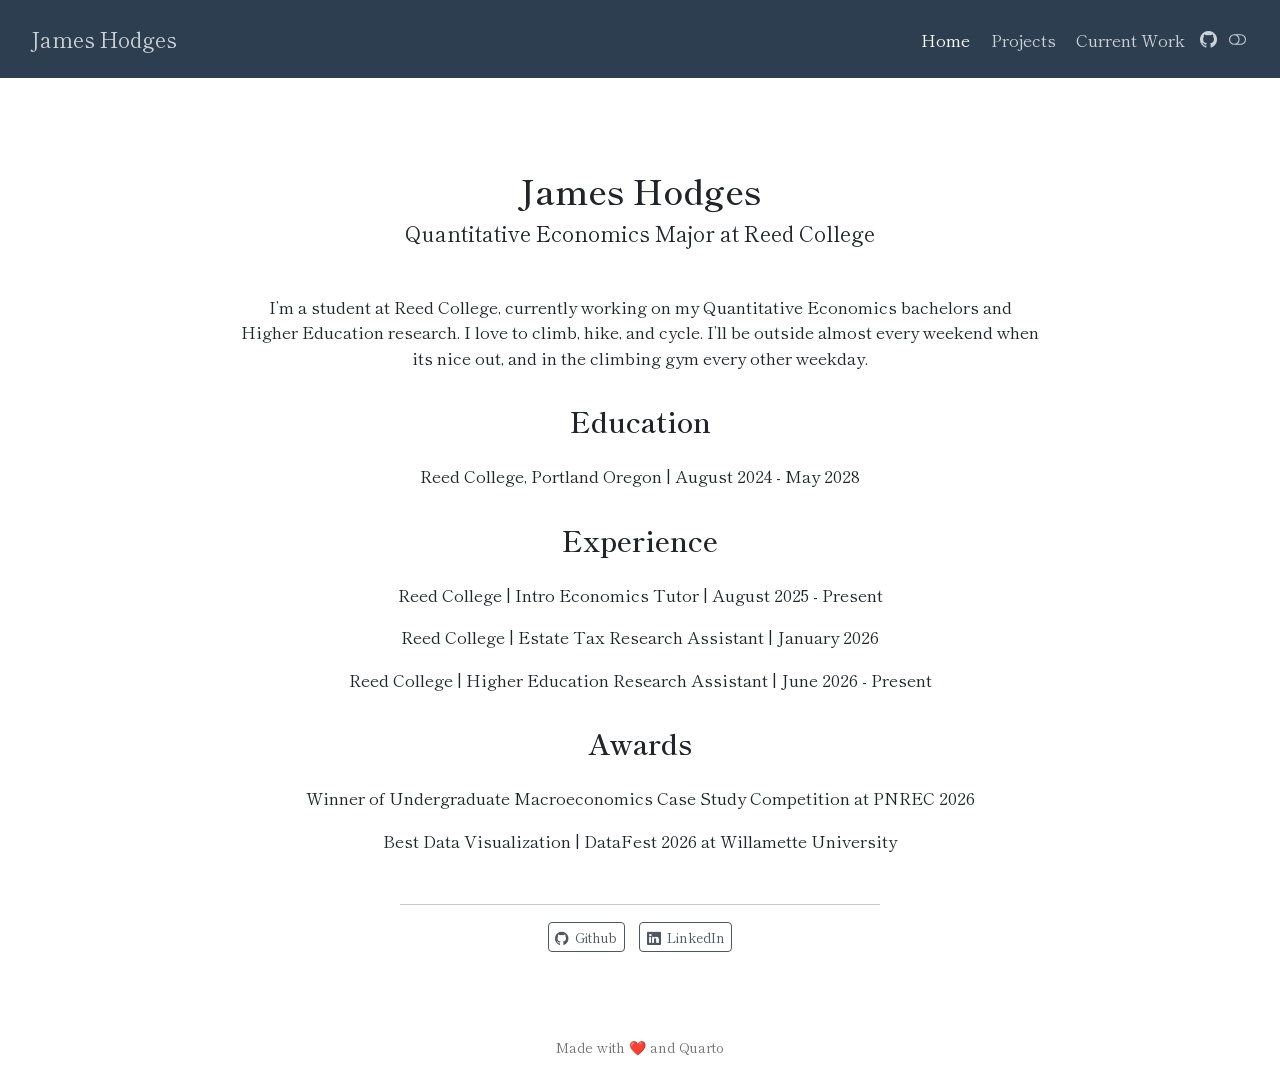
<file: docs/index.html>
<!DOCTYPE html>
<html xmlns="http://www.w3.org/1999/xhtml" lang="en" xml:lang="en"><head>

<meta charset="utf-8">
<meta name="generator" content="quarto-1.8.27">

<meta name="viewport" content="width=device-width, initial-scale=1.0, user-scalable=yes">


<title>James Hodges</title>
<style>
code{white-space: pre-wrap;}
span.smallcaps{font-variant: small-caps;}
div.columns{display: flex; gap: min(4vw, 1.5em);}
div.column{flex: auto; overflow-x: auto;}
div.hanging-indent{margin-left: 1.5em; text-indent: -1.5em;}
ul.task-list{list-style: none;}
ul.task-list li input[type="checkbox"] {
  width: 0.8em;
  margin: 0 0.8em 0.2em -1em; /* quarto-specific, see https://github.com/quarto-dev/quarto-cli/issues/4556 */ 
  vertical-align: middle;
}
</style>


<script src="site_libs/quarto-nav/quarto-nav.js"></script>
<script src="site_libs/quarto-nav/headroom.min.js"></script>
<script src="site_libs/clipboard/clipboard.min.js"></script>
<script src="site_libs/quarto-html/quarto.js" type="module"></script>
<script src="site_libs/quarto-html/tabsets/tabsets.js" type="module"></script>
<script src="site_libs/quarto-html/axe/axe-check.js" type="module"></script>
<script src="site_libs/quarto-html/popper.min.js"></script>
<script src="site_libs/quarto-html/tippy.umd.min.js"></script>
<link href="site_libs/quarto-html/tippy.css" rel="stylesheet">
<link href="site_libs/quarto-html/quarto-syntax-highlighting-ed96de9b727972fe78a7b5d16c58bf87.css" rel="stylesheet" class="quarto-color-scheme" id="quarto-text-highlighting-styles">
<link href="site_libs/quarto-html/quarto-syntax-highlighting-dark-4d9afe2b8d18ee9fa5d0d57b5ed4214d.css" rel="stylesheet" class="quarto-color-scheme quarto-color-alternate" id="quarto-text-highlighting-styles">
<link href="site_libs/quarto-html/quarto-syntax-highlighting-ed96de9b727972fe78a7b5d16c58bf87.css" rel="stylesheet" class="quarto-color-scheme-extra" id="quarto-text-highlighting-styles">
<script src="site_libs/bootstrap/bootstrap.min.js"></script>
<link href="site_libs/bootstrap/bootstrap-icons.css" rel="stylesheet">
<link href="site_libs/bootstrap/bootstrap-e0085e4dbeda070b84b64c45e3e7e5b1.min.css" rel="stylesheet" append-hash="true" class="quarto-color-scheme" id="quarto-bootstrap" data-mode="light">
<link href="site_libs/bootstrap/bootstrap-dark-d606f89dc95e449d6c92cc5a0b72b55e.min.css" rel="stylesheet" append-hash="true" class="quarto-color-scheme quarto-color-alternate" id="quarto-bootstrap" data-mode="dark">
<link href="site_libs/bootstrap/bootstrap-e0085e4dbeda070b84b64c45e3e7e5b1.min.css" rel="stylesheet" append-hash="true" class="quarto-color-scheme-extra" id="quarto-bootstrap" data-mode="light">
<script id="quarto-search-options" type="application/json">{
  "language": {
    "search-no-results-text": "No results",
    "search-matching-documents-text": "matching documents",
    "search-copy-link-title": "Copy link to search",
    "search-hide-matches-text": "Hide additional matches",
    "search-more-match-text": "more match in this document",
    "search-more-matches-text": "more matches in this document",
    "search-clear-button-title": "Clear",
    "search-text-placeholder": "",
    "search-detached-cancel-button-title": "Cancel",
    "search-submit-button-title": "Submit",
    "search-label": "Search"
  }
}</script>


<meta property="og:title" content="James Hodges">
<meta property="og:description" content="Quantitative Economics Major at Reed College">
<meta property="og:image" content="https://jameshodges.cc/profile.jpg">
<meta property="og:site_name" content="James Hodges">
<meta property="og:image:alt" content="Headshot of James Hodges">
</head>

<body class="nav-fixed fullcontent quarto-light"><script id="quarto-html-before-body" type="application/javascript">
    const toggleBodyColorMode = (bsSheetEl) => {
      const mode = bsSheetEl.getAttribute("data-mode");
      const bodyEl = window.document.querySelector("body");
      if (mode === "dark") {
        bodyEl.classList.add("quarto-dark");
        bodyEl.classList.remove("quarto-light");
      } else {
        bodyEl.classList.add("quarto-light");
        bodyEl.classList.remove("quarto-dark");
      }
    }
    const toggleBodyColorPrimary = () => {
      const bsSheetEl = window.document.querySelector("link#quarto-bootstrap:not([rel=disabled-stylesheet])");
      if (bsSheetEl) {
        toggleBodyColorMode(bsSheetEl);
      }
    }
    const setColorSchemeToggle = (alternate) => {
      const toggles = window.document.querySelectorAll('.quarto-color-scheme-toggle');
      for (let i=0; i < toggles.length; i++) {
        const toggle = toggles[i];
        if (toggle) {
          if (alternate) {
            toggle.classList.add("alternate");
          } else {
            toggle.classList.remove("alternate");
          }
        }
      }
    };
    const toggleColorMode = (alternate) => {
      // Switch the stylesheets
      const primaryStylesheets = window.document.querySelectorAll('link.quarto-color-scheme:not(.quarto-color-alternate)');
      const alternateStylesheets = window.document.querySelectorAll('link.quarto-color-scheme.quarto-color-alternate');
      manageTransitions('#quarto-margin-sidebar .nav-link', false);
      if (alternate) {
        // note: dark is layered on light, we don't disable primary!
        enableStylesheet(alternateStylesheets);
        for (const sheetNode of alternateStylesheets) {
          if (sheetNode.id === "quarto-bootstrap") {
            toggleBodyColorMode(sheetNode);
          }
        }
      } else {
        disableStylesheet(alternateStylesheets);
        enableStylesheet(primaryStylesheets)
        toggleBodyColorPrimary();
      }
      manageTransitions('#quarto-margin-sidebar .nav-link', true);
      // Switch the toggles
      setColorSchemeToggle(alternate)
      // Hack to workaround the fact that safari doesn't
      // properly recolor the scrollbar when toggling (#1455)
      if (navigator.userAgent.indexOf('Safari') > 0 && navigator.userAgent.indexOf('Chrome') == -1) {
        manageTransitions("body", false);
        window.scrollTo(0, 1);
        setTimeout(() => {
          window.scrollTo(0, 0);
          manageTransitions("body", true);
        }, 40);
      }
    }
    const disableStylesheet = (stylesheets) => {
      for (let i=0; i < stylesheets.length; i++) {
        const stylesheet = stylesheets[i];
        stylesheet.rel = 'disabled-stylesheet';
      }
    }
    const enableStylesheet = (stylesheets) => {
      for (let i=0; i < stylesheets.length; i++) {
        const stylesheet = stylesheets[i];
        if(stylesheet.rel !== 'stylesheet') { // for Chrome, which will still FOUC without this check
          stylesheet.rel = 'stylesheet';
        }
      }
    }
    const manageTransitions = (selector, allowTransitions) => {
      const els = window.document.querySelectorAll(selector);
      for (let i=0; i < els.length; i++) {
        const el = els[i];
        if (allowTransitions) {
          el.classList.remove('notransition');
        } else {
          el.classList.add('notransition');
        }
      }
    }
    const isFileUrl = () => {
      return window.location.protocol === 'file:';
    }
    const hasAlternateSentinel = () => {
      let styleSentinel = getColorSchemeSentinel();
      if (styleSentinel !== null) {
        return styleSentinel === "alternate";
      } else {
        return false;
      }
    }
    const setStyleSentinel = (alternate) => {
      const value = alternate ? "alternate" : "default";
      if (!isFileUrl()) {
        window.localStorage.setItem("quarto-color-scheme", value);
      } else {
        localAlternateSentinel = value;
      }
    }
    const getColorSchemeSentinel = () => {
      if (!isFileUrl()) {
        const storageValue = window.localStorage.getItem("quarto-color-scheme");
        return storageValue != null ? storageValue : localAlternateSentinel;
      } else {
        return localAlternateSentinel;
      }
    }
    const toggleGiscusIfUsed = (isAlternate, darkModeDefault) => {
      const baseTheme = document.querySelector('#giscus-base-theme')?.value ?? 'light';
      const alternateTheme = document.querySelector('#giscus-alt-theme')?.value ?? 'dark';
      let newTheme = '';
      if(authorPrefersDark) {
        newTheme = isAlternate ? baseTheme : alternateTheme;
      } else {
        newTheme = isAlternate ? alternateTheme : baseTheme;
      }
      const changeGiscusTheme = () => {
        // From: https://github.com/giscus/giscus/issues/336
        const sendMessage = (message) => {
          const iframe = document.querySelector('iframe.giscus-frame');
          if (!iframe) return;
          iframe.contentWindow.postMessage({ giscus: message }, 'https://giscus.app');
        }
        sendMessage({
          setConfig: {
            theme: newTheme
          }
        });
      }
      const isGiscussLoaded = window.document.querySelector('iframe.giscus-frame') !== null;
      if (isGiscussLoaded) {
        changeGiscusTheme();
      }
    };
    const authorPrefersDark = false;
    const queryPrefersDark = window.matchMedia('(prefers-color-scheme: dark)');
    const darkModeDefault = queryPrefersDark.matches;
      document.querySelector('link#quarto-text-highlighting-styles.quarto-color-scheme-extra').rel = 'disabled-stylesheet';
      document.querySelector('link#quarto-bootstrap.quarto-color-scheme-extra').rel = 'disabled-stylesheet';
    let localAlternateSentinel = darkModeDefault ? 'alternate' : 'default';
    // Dark / light mode switch
    window.quartoToggleColorScheme = () => {
      // Read the current dark / light value
      let toAlternate = !hasAlternateSentinel();
      toggleColorMode(toAlternate);
      setStyleSentinel(toAlternate);
      toggleGiscusIfUsed(toAlternate, darkModeDefault);
      window.dispatchEvent(new Event('resize'));
    };
    queryPrefersDark.addEventListener("change", e => {
      if(window.localStorage.getItem("quarto-color-scheme") !== null)
        return;
      const alternate = e.matches
      toggleColorMode(alternate);
      localAlternateSentinel = e.matches ? 'alternate' : 'default'; // this is used alongside local storage!
      toggleGiscusIfUsed(alternate, darkModeDefault);
    });
    // Switch to dark mode if need be
    if (hasAlternateSentinel()) {
      toggleColorMode(true);
    } else {
      toggleColorMode(false);
    }
  </script>

<div id="quarto-search-results"></div>
  <header id="quarto-header" class="headroom fixed-top">
    <nav class="navbar navbar-expand-lg " data-bs-theme="dark">
      <div class="navbar-container container-fluid">
      <div class="navbar-brand-container mx-auto">
    <a class="navbar-brand" href="./index.html">
    <span class="navbar-title">James Hodges</span>
    </a>
  </div>
          <button class="navbar-toggler" type="button" data-bs-toggle="collapse" data-bs-target="#navbarCollapse" aria-controls="navbarCollapse" role="menu" aria-expanded="false" aria-label="Toggle navigation" onclick="if (window.quartoToggleHeadroom) { window.quartoToggleHeadroom(); }">
  <span class="navbar-toggler-icon"></span>
</button>
          <div class="collapse navbar-collapse" id="navbarCollapse">
            <ul class="navbar-nav navbar-nav-scroll ms-auto">
  <li class="nav-item">
    <a class="nav-link active" href="./index.html" aria-current="page"> 
<span class="menu-text">Home</span></a>
  </li>  
  <li class="nav-item">
    <a class="nav-link" href="./projects/index.html"> 
<span class="menu-text">Projects</span></a>
  </li>  
  <li class="nav-item">
    <a class="nav-link" href="./current_work.html"> 
<span class="menu-text">Current Work</span></a>
  </li>  
</ul>
          </div> <!-- /navcollapse -->
            <div class="quarto-navbar-tools">
    <a href="https://github.com/James-Hodges" title="Github" class="quarto-navigation-tool px-1" aria-label="Github"><i class="bi bi-github"></i></a>
  <a href="" class="quarto-color-scheme-toggle quarto-navigation-tool  px-1" onclick="window.quartoToggleColorScheme(); return false;" title="Toggle dark mode"><i class="bi"></i></a>
</div>
      </div> <!-- /container-fluid -->
    </nav>
</header>
<!-- content -->
<div id="quarto-content" class="quarto-container page-columns page-rows-contents page-layout-article page-navbar">
<!-- sidebar -->
<!-- margin-sidebar -->
    
<!-- main -->
<div class="quarto-about-jolla">
 <header id="title-block-header" class="quarto-title-block default">
<div class="quarto-title">
<h1 class="title">James Hodges</h1>
<p class="subtitle lead">Quantitative Economics Major at Reed College</p>
</div>
<div class="quarto-title-meta">
  </div>
</header><main class="content" id="quarto-document-content">

<p>I’m a student at Reed College, currently working on my Quantitative Economics bachelors and Higher Education research. I love to climb, hike, and cycle. I’ll be outside almost every weekend when its nice out, and in the climbing gym every other weekday.</p>
<section id="education" class="level2">
<h2 data-anchor-id="education">Education</h2>
<p>Reed College, Portland Oregon | August 2024 - May 2028</p>
</section>
<section id="experience" class="level2">
<h2 data-anchor-id="experience">Experience</h2>
<p>Reed College | Intro Economics Tutor | August 2025 - Present</p>
<p>Reed College | Estate Tax Research Assistant | January 2026</p>
<p>Reed College | Higher Education Research Assistant | June 2026 - Present</p>
</section>
<section id="awards" class="level2">
<h2 data-anchor-id="awards">Awards</h2>
<p>Winner of Undergraduate Macroeconomics Case Study Competition at PNREC 2026</p>
<p>Best Data Visualization | DataFest 2026 at Willamette University</p>


</section>
</main> 
  <hr class="about-sep">
   <div class="about-links">
  <a href="https://github.com/James-Hodges" class="about-link" rel="" target="">
    <i class="bi bi-github"></i>
     <span class="about-link-text">Github</span>
  </a>
  <a href="https://www.linkedin.com/in/james-hodges-51168a327" class="about-link" rel="" target="">
    <i class="bi bi-linkedin"></i>
     <span class="about-link-text">LinkedIn</span>
  </a>
</div>
</div>
 <!-- /main -->
<script id="quarto-html-after-body" type="application/javascript">
  window.document.addEventListener("DOMContentLoaded", function (event) {
    // Ensure there is a toggle, if there isn't float one in the top right
    if (window.document.querySelector('.quarto-color-scheme-toggle') === null) {
      const a = window.document.createElement('a');
      a.classList.add('top-right');
      a.classList.add('quarto-color-scheme-toggle');
      a.href = "";
      a.onclick = function() { try { window.quartoToggleColorScheme(); } catch {} return false; };
      const i = window.document.createElement("i");
      i.classList.add('bi');
      a.appendChild(i);
      window.document.body.appendChild(a);
    }
    setColorSchemeToggle(hasAlternateSentinel())
    const isCodeAnnotation = (el) => {
      for (const clz of el.classList) {
        if (clz.startsWith('code-annotation-')) {                     
          return true;
        }
      }
      return false;
    }
    const onCopySuccess = function(e) {
      // button target
      const button = e.trigger;
      // don't keep focus
      button.blur();
      // flash "checked"
      button.classList.add('code-copy-button-checked');
      var currentTitle = button.getAttribute("title");
      button.setAttribute("title", "Copied!");
      let tooltip;
      if (window.bootstrap) {
        button.setAttribute("data-bs-toggle", "tooltip");
        button.setAttribute("data-bs-placement", "left");
        button.setAttribute("data-bs-title", "Copied!");
        tooltip = new bootstrap.Tooltip(button, 
          { trigger: "manual", 
            customClass: "code-copy-button-tooltip",
            offset: [0, -8]});
        tooltip.show();    
      }
      setTimeout(function() {
        if (tooltip) {
          tooltip.hide();
          button.removeAttribute("data-bs-title");
          button.removeAttribute("data-bs-toggle");
          button.removeAttribute("data-bs-placement");
        }
        button.setAttribute("title", currentTitle);
        button.classList.remove('code-copy-button-checked');
      }, 1000);
      // clear code selection
      e.clearSelection();
    }
    const getTextToCopy = function(trigger) {
      const outerScaffold = trigger.parentElement.cloneNode(true);
      const codeEl = outerScaffold.querySelector('code');
      for (const childEl of codeEl.children) {
        if (isCodeAnnotation(childEl)) {
          childEl.remove();
        }
      }
      return codeEl.innerText;
    }
    const clipboard = new window.ClipboardJS('.code-copy-button:not([data-in-quarto-modal])', {
      text: getTextToCopy
    });
    clipboard.on('success', onCopySuccess);
    if (window.document.getElementById('quarto-embedded-source-code-modal')) {
      const clipboardModal = new window.ClipboardJS('.code-copy-button[data-in-quarto-modal]', {
        text: getTextToCopy,
        container: window.document.getElementById('quarto-embedded-source-code-modal')
      });
      clipboardModal.on('success', onCopySuccess);
    }
      var localhostRegex = new RegExp(/^(?:http|https):\/\/localhost\:?[0-9]*\//);
      var mailtoRegex = new RegExp(/^mailto:/);
        var filterRegex = new RegExp("https:\/\/jameshodges\.cc");
      var isInternal = (href) => {
          return filterRegex.test(href) || localhostRegex.test(href) || mailtoRegex.test(href);
      }
      // Inspect non-navigation links and adorn them if external
     var links = window.document.querySelectorAll('a[href]:not(.nav-link):not(.navbar-brand):not(.toc-action):not(.sidebar-link):not(.sidebar-item-toggle):not(.pagination-link):not(.no-external):not([aria-hidden]):not(.dropdown-item):not(.quarto-navigation-tool):not(.about-link)');
      for (var i=0; i<links.length; i++) {
        const link = links[i];
        if (!isInternal(link.href)) {
          // undo the damage that might have been done by quarto-nav.js in the case of
          // links that we want to consider external
          if (link.dataset.originalHref !== undefined) {
            link.href = link.dataset.originalHref;
          }
        }
      }
    function tippyHover(el, contentFn, onTriggerFn, onUntriggerFn) {
      const config = {
        allowHTML: true,
        maxWidth: 500,
        delay: 100,
        arrow: false,
        appendTo: function(el) {
            return el.parentElement;
        },
        interactive: true,
        interactiveBorder: 10,
        theme: 'quarto',
        placement: 'bottom-start',
      };
      if (contentFn) {
        config.content = contentFn;
      }
      if (onTriggerFn) {
        config.onTrigger = onTriggerFn;
      }
      if (onUntriggerFn) {
        config.onUntrigger = onUntriggerFn;
      }
      window.tippy(el, config); 
    }
    const noterefs = window.document.querySelectorAll('a[role="doc-noteref"]');
    for (var i=0; i<noterefs.length; i++) {
      const ref = noterefs[i];
      tippyHover(ref, function() {
        // use id or data attribute instead here
        let href = ref.getAttribute('data-footnote-href') || ref.getAttribute('href');
        try { href = new URL(href).hash; } catch {}
        const id = href.replace(/^#\/?/, "");
        const note = window.document.getElementById(id);
        if (note) {
          return note.innerHTML;
        } else {
          return "";
        }
      });
    }
    const xrefs = window.document.querySelectorAll('a.quarto-xref');
    const processXRef = (id, note) => {
      // Strip column container classes
      const stripColumnClz = (el) => {
        el.classList.remove("page-full", "page-columns");
        if (el.children) {
          for (const child of el.children) {
            stripColumnClz(child);
          }
        }
      }
      stripColumnClz(note)
      if (id === null || id.startsWith('sec-')) {
        // Special case sections, only their first couple elements
        const container = document.createElement("div");
        if (note.children && note.children.length > 2) {
          container.appendChild(note.children[0].cloneNode(true));
          for (let i = 1; i < note.children.length; i++) {
            const child = note.children[i];
            if (child.tagName === "P" && child.innerText === "") {
              continue;
            } else {
              container.appendChild(child.cloneNode(true));
              break;
            }
          }
          if (window.Quarto?.typesetMath) {
            window.Quarto.typesetMath(container);
          }
          return container.innerHTML
        } else {
          if (window.Quarto?.typesetMath) {
            window.Quarto.typesetMath(note);
          }
          return note.innerHTML;
        }
      } else {
        // Remove any anchor links if they are present
        const anchorLink = note.querySelector('a.anchorjs-link');
        if (anchorLink) {
          anchorLink.remove();
        }
        if (window.Quarto?.typesetMath) {
          window.Quarto.typesetMath(note);
        }
        if (note.classList.contains("callout")) {
          return note.outerHTML;
        } else {
          return note.innerHTML;
        }
      }
    }
    for (var i=0; i<xrefs.length; i++) {
      const xref = xrefs[i];
      tippyHover(xref, undefined, function(instance) {
        instance.disable();
        let url = xref.getAttribute('href');
        let hash = undefined; 
        if (url.startsWith('#')) {
          hash = url;
        } else {
          try { hash = new URL(url).hash; } catch {}
        }
        if (hash) {
          const id = hash.replace(/^#\/?/, "");
          const note = window.document.getElementById(id);
          if (note !== null) {
            try {
              const html = processXRef(id, note.cloneNode(true));
              instance.setContent(html);
            } finally {
              instance.enable();
              instance.show();
            }
          } else {
            // See if we can fetch this
            fetch(url.split('#')[0])
            .then(res => res.text())
            .then(html => {
              const parser = new DOMParser();
              const htmlDoc = parser.parseFromString(html, "text/html");
              const note = htmlDoc.getElementById(id);
              if (note !== null) {
                const html = processXRef(id, note);
                instance.setContent(html);
              } 
            }).finally(() => {
              instance.enable();
              instance.show();
            });
          }
        } else {
          // See if we can fetch a full url (with no hash to target)
          // This is a special case and we should probably do some content thinning / targeting
          fetch(url)
          .then(res => res.text())
          .then(html => {
            const parser = new DOMParser();
            const htmlDoc = parser.parseFromString(html, "text/html");
            const note = htmlDoc.querySelector('main.content');
            if (note !== null) {
              // This should only happen for chapter cross references
              // (since there is no id in the URL)
              // remove the first header
              if (note.children.length > 0 && note.children[0].tagName === "HEADER") {
                note.children[0].remove();
              }
              const html = processXRef(null, note);
              instance.setContent(html);
            } 
          }).finally(() => {
            instance.enable();
            instance.show();
          });
        }
      }, function(instance) {
      });
    }
        let selectedAnnoteEl;
        const selectorForAnnotation = ( cell, annotation) => {
          let cellAttr = 'data-code-cell="' + cell + '"';
          let lineAttr = 'data-code-annotation="' +  annotation + '"';
          const selector = 'span[' + cellAttr + '][' + lineAttr + ']';
          return selector;
        }
        const selectCodeLines = (annoteEl) => {
          const doc = window.document;
          const targetCell = annoteEl.getAttribute("data-target-cell");
          const targetAnnotation = annoteEl.getAttribute("data-target-annotation");
          const annoteSpan = window.document.querySelector(selectorForAnnotation(targetCell, targetAnnotation));
          const lines = annoteSpan.getAttribute("data-code-lines").split(",");
          const lineIds = lines.map((line) => {
            return targetCell + "-" + line;
          })
          let top = null;
          let height = null;
          let parent = null;
          if (lineIds.length > 0) {
              //compute the position of the single el (top and bottom and make a div)
              const el = window.document.getElementById(lineIds[0]);
              top = el.offsetTop;
              height = el.offsetHeight;
              parent = el.parentElement.parentElement;
            if (lineIds.length > 1) {
              const lastEl = window.document.getElementById(lineIds[lineIds.length - 1]);
              const bottom = lastEl.offsetTop + lastEl.offsetHeight;
              height = bottom - top;
            }
            if (top !== null && height !== null && parent !== null) {
              // cook up a div (if necessary) and position it 
              let div = window.document.getElementById("code-annotation-line-highlight");
              if (div === null) {
                div = window.document.createElement("div");
                div.setAttribute("id", "code-annotation-line-highlight");
                div.style.position = 'absolute';
                parent.appendChild(div);
              }
              div.style.top = top - 2 + "px";
              div.style.height = height + 4 + "px";
              div.style.left = 0;
              let gutterDiv = window.document.getElementById("code-annotation-line-highlight-gutter");
              if (gutterDiv === null) {
                gutterDiv = window.document.createElement("div");
                gutterDiv.setAttribute("id", "code-annotation-line-highlight-gutter");
                gutterDiv.style.position = 'absolute';
                const codeCell = window.document.getElementById(targetCell);
                const gutter = codeCell.querySelector('.code-annotation-gutter');
                gutter.appendChild(gutterDiv);
              }
              gutterDiv.style.top = top - 2 + "px";
              gutterDiv.style.height = height + 4 + "px";
            }
            selectedAnnoteEl = annoteEl;
          }
        };
        const unselectCodeLines = () => {
          const elementsIds = ["code-annotation-line-highlight", "code-annotation-line-highlight-gutter"];
          elementsIds.forEach((elId) => {
            const div = window.document.getElementById(elId);
            if (div) {
              div.remove();
            }
          });
          selectedAnnoteEl = undefined;
        };
          // Handle positioning of the toggle
      window.addEventListener(
        "resize",
        throttle(() => {
          elRect = undefined;
          if (selectedAnnoteEl) {
            selectCodeLines(selectedAnnoteEl);
          }
        }, 10)
      );
      function throttle(fn, ms) {
      let throttle = false;
      let timer;
        return (...args) => {
          if(!throttle) { // first call gets through
              fn.apply(this, args);
              throttle = true;
          } else { // all the others get throttled
              if(timer) clearTimeout(timer); // cancel #2
              timer = setTimeout(() => {
                fn.apply(this, args);
                timer = throttle = false;
              }, ms);
          }
        };
      }
        // Attach click handler to the DT
        const annoteDls = window.document.querySelectorAll('dt[data-target-cell]');
        for (const annoteDlNode of annoteDls) {
          annoteDlNode.addEventListener('click', (event) => {
            const clickedEl = event.target;
            if (clickedEl !== selectedAnnoteEl) {
              unselectCodeLines();
              const activeEl = window.document.querySelector('dt[data-target-cell].code-annotation-active');
              if (activeEl) {
                activeEl.classList.remove('code-annotation-active');
              }
              selectCodeLines(clickedEl);
              clickedEl.classList.add('code-annotation-active');
            } else {
              // Unselect the line
              unselectCodeLines();
              clickedEl.classList.remove('code-annotation-active');
            }
          });
        }
    const findCites = (el) => {
      const parentEl = el.parentElement;
      if (parentEl) {
        const cites = parentEl.dataset.cites;
        if (cites) {
          return {
            el,
            cites: cites.split(' ')
          };
        } else {
          return findCites(el.parentElement)
        }
      } else {
        return undefined;
      }
    };
    var bibliorefs = window.document.querySelectorAll('a[role="doc-biblioref"]');
    for (var i=0; i<bibliorefs.length; i++) {
      const ref = bibliorefs[i];
      const citeInfo = findCites(ref);
      if (citeInfo) {
        tippyHover(citeInfo.el, function() {
          var popup = window.document.createElement('div');
          citeInfo.cites.forEach(function(cite) {
            var citeDiv = window.document.createElement('div');
            citeDiv.classList.add('hanging-indent');
            citeDiv.classList.add('csl-entry');
            var biblioDiv = window.document.getElementById('ref-' + cite);
            if (biblioDiv) {
              citeDiv.innerHTML = biblioDiv.innerHTML;
            }
            popup.appendChild(citeDiv);
          });
          return popup.innerHTML;
        });
      }
    }
  });
  </script>
</div> <!-- /content -->
<footer class="footer">
  <div class="nav-footer">
    <div class="nav-footer-left">
      &nbsp;
    </div>   
    <div class="nav-footer-center">
<p>Made with ❤️ and Quarto</p>
</div>
    <div class="nav-footer-right">
      &nbsp;
    </div>
  </div>
</footer>




</body></html>
</file>
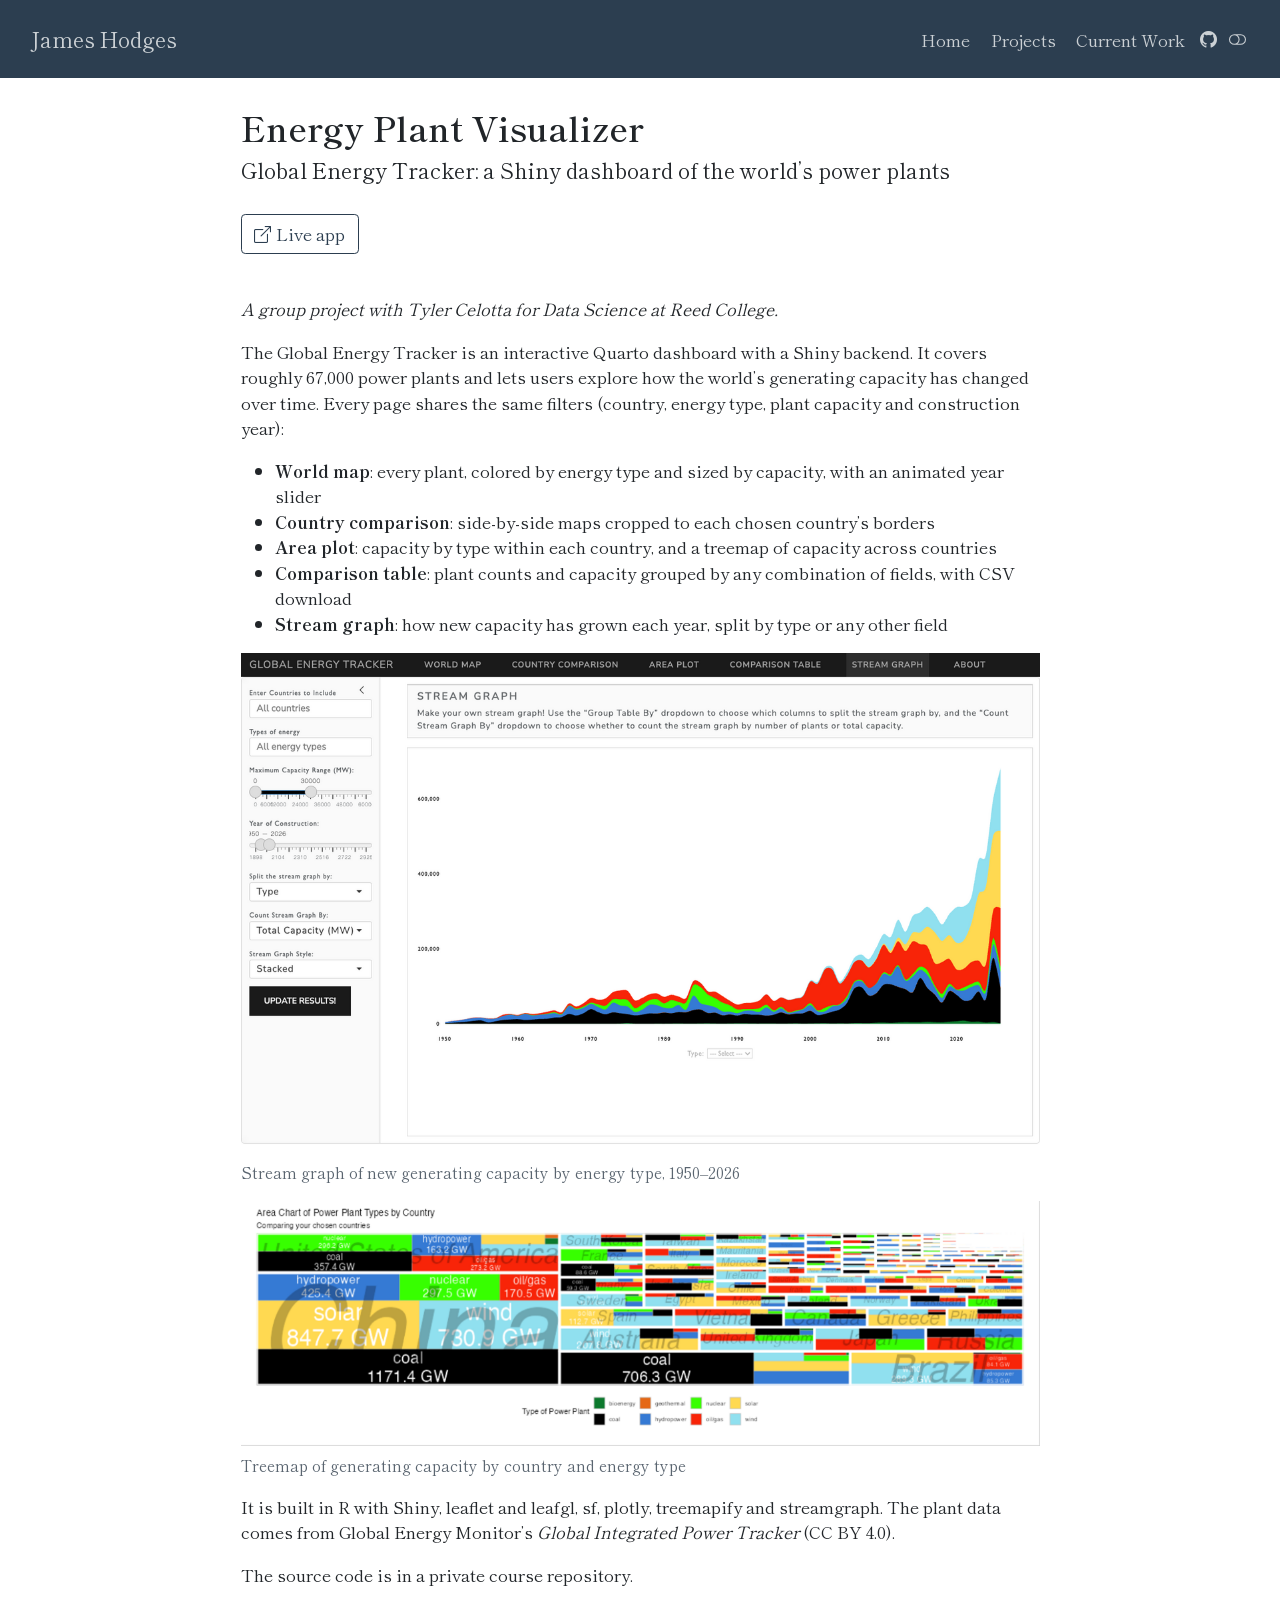
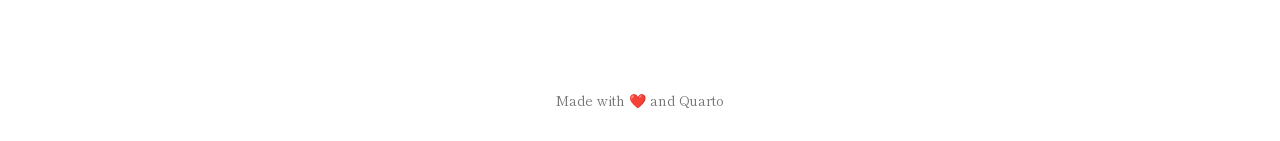
<file: docs/projects/energy-plant-visualizer/index.html>
<!DOCTYPE html>
<html xmlns="http://www.w3.org/1999/xhtml" lang="en" xml:lang="en"><head>

<meta charset="utf-8">
<meta name="generator" content="quarto-1.8.27">

<meta name="viewport" content="width=device-width, initial-scale=1.0, user-scalable=yes">


<title>Energy Plant Visualizer – James Hodges</title>
<style>
code{white-space: pre-wrap;}
span.smallcaps{font-variant: small-caps;}
div.columns{display: flex; gap: min(4vw, 1.5em);}
div.column{flex: auto; overflow-x: auto;}
div.hanging-indent{margin-left: 1.5em; text-indent: -1.5em;}
ul.task-list{list-style: none;}
ul.task-list li input[type="checkbox"] {
  width: 0.8em;
  margin: 0 0.8em 0.2em -1em; /* quarto-specific, see https://github.com/quarto-dev/quarto-cli/issues/4556 */ 
  vertical-align: middle;
}
</style>


<script src="../../site_libs/quarto-nav/quarto-nav.js"></script>
<script src="../../site_libs/quarto-nav/headroom.min.js"></script>
<script src="../../site_libs/clipboard/clipboard.min.js"></script>
<script src="../../site_libs/quarto-html/quarto.js" type="module"></script>
<script src="../../site_libs/quarto-html/tabsets/tabsets.js" type="module"></script>
<script src="../../site_libs/quarto-html/axe/axe-check.js" type="module"></script>
<script src="../../site_libs/quarto-html/popper.min.js"></script>
<script src="../../site_libs/quarto-html/tippy.umd.min.js"></script>
<script src="../../site_libs/quarto-html/anchor.min.js"></script>
<link href="../../site_libs/quarto-html/tippy.css" rel="stylesheet">
<link href="../../site_libs/quarto-html/quarto-syntax-highlighting-ed96de9b727972fe78a7b5d16c58bf87.css" rel="stylesheet" class="quarto-color-scheme" id="quarto-text-highlighting-styles">
<link href="../../site_libs/quarto-html/quarto-syntax-highlighting-dark-4d9afe2b8d18ee9fa5d0d57b5ed4214d.css" rel="stylesheet" class="quarto-color-scheme quarto-color-alternate" id="quarto-text-highlighting-styles">
<link href="../../site_libs/quarto-html/quarto-syntax-highlighting-ed96de9b727972fe78a7b5d16c58bf87.css" rel="stylesheet" class="quarto-color-scheme-extra" id="quarto-text-highlighting-styles">
<script src="../../site_libs/bootstrap/bootstrap.min.js"></script>
<link href="../../site_libs/bootstrap/bootstrap-icons.css" rel="stylesheet">
<link href="../../site_libs/bootstrap/bootstrap-e0085e4dbeda070b84b64c45e3e7e5b1.min.css" rel="stylesheet" append-hash="true" class="quarto-color-scheme" id="quarto-bootstrap" data-mode="light">
<link href="../../site_libs/bootstrap/bootstrap-dark-d606f89dc95e449d6c92cc5a0b72b55e.min.css" rel="stylesheet" append-hash="true" class="quarto-color-scheme quarto-color-alternate" id="quarto-bootstrap" data-mode="dark">
<link href="../../site_libs/bootstrap/bootstrap-e0085e4dbeda070b84b64c45e3e7e5b1.min.css" rel="stylesheet" append-hash="true" class="quarto-color-scheme-extra" id="quarto-bootstrap" data-mode="light">
<script id="quarto-search-options" type="application/json">{
  "language": {
    "search-no-results-text": "No results",
    "search-matching-documents-text": "matching documents",
    "search-copy-link-title": "Copy link to search",
    "search-hide-matches-text": "Hide additional matches",
    "search-more-match-text": "more match in this document",
    "search-more-matches-text": "more matches in this document",
    "search-clear-button-title": "Clear",
    "search-text-placeholder": "",
    "search-detached-cancel-button-title": "Cancel",
    "search-submit-button-title": "Submit",
    "search-label": "Search"
  }
}</script>


<meta property="og:title" content="Energy Plant Visualizer – James Hodges">
<meta property="og:description" content="Global Energy Tracker: a Shiny dashboard of the world’s power plants">
<meta property="og:image" content="https://jameshodges.cc/projects/energy-plant-visualizer/thumbnail.png">
<meta property="og:site_name" content="James Hodges">
<meta property="og:image:height" content="743">
<meta property="og:image:width" content="1200">
</head>

<body class="nav-fixed fullcontent quarto-light"><script id="quarto-html-before-body" type="application/javascript">
    const toggleBodyColorMode = (bsSheetEl) => {
      const mode = bsSheetEl.getAttribute("data-mode");
      const bodyEl = window.document.querySelector("body");
      if (mode === "dark") {
        bodyEl.classList.add("quarto-dark");
        bodyEl.classList.remove("quarto-light");
      } else {
        bodyEl.classList.add("quarto-light");
        bodyEl.classList.remove("quarto-dark");
      }
    }
    const toggleBodyColorPrimary = () => {
      const bsSheetEl = window.document.querySelector("link#quarto-bootstrap:not([rel=disabled-stylesheet])");
      if (bsSheetEl) {
        toggleBodyColorMode(bsSheetEl);
      }
    }
    const setColorSchemeToggle = (alternate) => {
      const toggles = window.document.querySelectorAll('.quarto-color-scheme-toggle');
      for (let i=0; i < toggles.length; i++) {
        const toggle = toggles[i];
        if (toggle) {
          if (alternate) {
            toggle.classList.add("alternate");
          } else {
            toggle.classList.remove("alternate");
          }
        }
      }
    };
    const toggleColorMode = (alternate) => {
      // Switch the stylesheets
      const primaryStylesheets = window.document.querySelectorAll('link.quarto-color-scheme:not(.quarto-color-alternate)');
      const alternateStylesheets = window.document.querySelectorAll('link.quarto-color-scheme.quarto-color-alternate');
      manageTransitions('#quarto-margin-sidebar .nav-link', false);
      if (alternate) {
        // note: dark is layered on light, we don't disable primary!
        enableStylesheet(alternateStylesheets);
        for (const sheetNode of alternateStylesheets) {
          if (sheetNode.id === "quarto-bootstrap") {
            toggleBodyColorMode(sheetNode);
          }
        }
      } else {
        disableStylesheet(alternateStylesheets);
        enableStylesheet(primaryStylesheets)
        toggleBodyColorPrimary();
      }
      manageTransitions('#quarto-margin-sidebar .nav-link', true);
      // Switch the toggles
      setColorSchemeToggle(alternate)
      // Hack to workaround the fact that safari doesn't
      // properly recolor the scrollbar when toggling (#1455)
      if (navigator.userAgent.indexOf('Safari') > 0 && navigator.userAgent.indexOf('Chrome') == -1) {
        manageTransitions("body", false);
        window.scrollTo(0, 1);
        setTimeout(() => {
          window.scrollTo(0, 0);
          manageTransitions("body", true);
        }, 40);
      }
    }
    const disableStylesheet = (stylesheets) => {
      for (let i=0; i < stylesheets.length; i++) {
        const stylesheet = stylesheets[i];
        stylesheet.rel = 'disabled-stylesheet';
      }
    }
    const enableStylesheet = (stylesheets) => {
      for (let i=0; i < stylesheets.length; i++) {
        const stylesheet = stylesheets[i];
        if(stylesheet.rel !== 'stylesheet') { // for Chrome, which will still FOUC without this check
          stylesheet.rel = 'stylesheet';
        }
      }
    }
    const manageTransitions = (selector, allowTransitions) => {
      const els = window.document.querySelectorAll(selector);
      for (let i=0; i < els.length; i++) {
        const el = els[i];
        if (allowTransitions) {
          el.classList.remove('notransition');
        } else {
          el.classList.add('notransition');
        }
      }
    }
    const isFileUrl = () => {
      return window.location.protocol === 'file:';
    }
    const hasAlternateSentinel = () => {
      let styleSentinel = getColorSchemeSentinel();
      if (styleSentinel !== null) {
        return styleSentinel === "alternate";
      } else {
        return false;
      }
    }
    const setStyleSentinel = (alternate) => {
      const value = alternate ? "alternate" : "default";
      if (!isFileUrl()) {
        window.localStorage.setItem("quarto-color-scheme", value);
      } else {
        localAlternateSentinel = value;
      }
    }
    const getColorSchemeSentinel = () => {
      if (!isFileUrl()) {
        const storageValue = window.localStorage.getItem("quarto-color-scheme");
        return storageValue != null ? storageValue : localAlternateSentinel;
      } else {
        return localAlternateSentinel;
      }
    }
    const toggleGiscusIfUsed = (isAlternate, darkModeDefault) => {
      const baseTheme = document.querySelector('#giscus-base-theme')?.value ?? 'light';
      const alternateTheme = document.querySelector('#giscus-alt-theme')?.value ?? 'dark';
      let newTheme = '';
      if(authorPrefersDark) {
        newTheme = isAlternate ? baseTheme : alternateTheme;
      } else {
        newTheme = isAlternate ? alternateTheme : baseTheme;
      }
      const changeGiscusTheme = () => {
        // From: https://github.com/giscus/giscus/issues/336
        const sendMessage = (message) => {
          const iframe = document.querySelector('iframe.giscus-frame');
          if (!iframe) return;
          iframe.contentWindow.postMessage({ giscus: message }, 'https://giscus.app');
        }
        sendMessage({
          setConfig: {
            theme: newTheme
          }
        });
      }
      const isGiscussLoaded = window.document.querySelector('iframe.giscus-frame') !== null;
      if (isGiscussLoaded) {
        changeGiscusTheme();
      }
    };
    const authorPrefersDark = false;
    const queryPrefersDark = window.matchMedia('(prefers-color-scheme: dark)');
    const darkModeDefault = queryPrefersDark.matches;
      document.querySelector('link#quarto-text-highlighting-styles.quarto-color-scheme-extra').rel = 'disabled-stylesheet';
      document.querySelector('link#quarto-bootstrap.quarto-color-scheme-extra').rel = 'disabled-stylesheet';
    let localAlternateSentinel = darkModeDefault ? 'alternate' : 'default';
    // Dark / light mode switch
    window.quartoToggleColorScheme = () => {
      // Read the current dark / light value
      let toAlternate = !hasAlternateSentinel();
      toggleColorMode(toAlternate);
      setStyleSentinel(toAlternate);
      toggleGiscusIfUsed(toAlternate, darkModeDefault);
      window.dispatchEvent(new Event('resize'));
    };
    queryPrefersDark.addEventListener("change", e => {
      if(window.localStorage.getItem("quarto-color-scheme") !== null)
        return;
      const alternate = e.matches
      toggleColorMode(alternate);
      localAlternateSentinel = e.matches ? 'alternate' : 'default'; // this is used alongside local storage!
      toggleGiscusIfUsed(alternate, darkModeDefault);
    });
    // Switch to dark mode if need be
    if (hasAlternateSentinel()) {
      toggleColorMode(true);
    } else {
      toggleColorMode(false);
    }
  </script>

<div id="quarto-search-results"></div>
  <header id="quarto-header" class="headroom fixed-top">
    <nav class="navbar navbar-expand-lg " data-bs-theme="dark">
      <div class="navbar-container container-fluid">
      <div class="navbar-brand-container mx-auto">
    <a class="navbar-brand" href="../../index.html">
    <span class="navbar-title">James Hodges</span>
    </a>
  </div>
          <button class="navbar-toggler" type="button" data-bs-toggle="collapse" data-bs-target="#navbarCollapse" aria-controls="navbarCollapse" role="menu" aria-expanded="false" aria-label="Toggle navigation" onclick="if (window.quartoToggleHeadroom) { window.quartoToggleHeadroom(); }">
  <span class="navbar-toggler-icon"></span>
</button>
          <div class="collapse navbar-collapse" id="navbarCollapse">
            <ul class="navbar-nav navbar-nav-scroll ms-auto">
  <li class="nav-item">
    <a class="nav-link" href="../../index.html"> 
<span class="menu-text">Home</span></a>
  </li>  
  <li class="nav-item">
    <a class="nav-link" href="../../projects/index.html"> 
<span class="menu-text">Projects</span></a>
  </li>  
  <li class="nav-item">
    <a class="nav-link" href="../../current_work.html"> 
<span class="menu-text">Current Work</span></a>
  </li>  
</ul>
          </div> <!-- /navcollapse -->
            <div class="quarto-navbar-tools">
    <a href="https://github.com/James-Hodges" title="Github" class="quarto-navigation-tool px-1" aria-label="Github"><i class="bi bi-github"></i></a>
  <a href="" class="quarto-color-scheme-toggle quarto-navigation-tool  px-1" onclick="window.quartoToggleColorScheme(); return false;" title="Toggle dark mode"><i class="bi"></i></a>
</div>
      </div> <!-- /container-fluid -->
    </nav>
</header>
<!-- content -->
<div id="quarto-content" class="quarto-container page-columns page-rows-contents page-layout-article page-navbar">
<!-- sidebar -->
<!-- margin-sidebar -->
    
<!-- main -->
<main class="content" id="quarto-document-content">


<header id="title-block-header" class="quarto-title-block default">
<div class="quarto-title">
<h1 class="title">Energy Plant Visualizer</h1>
<p class="subtitle lead">Global Energy Tracker: a Shiny dashboard of the world’s power plants</p>
</div>



<div class="quarto-title-meta">

    
  
    
  </div>
  


</header>


<div class="project-links">
<p><a class="btn btn-outline-primary" href="https://celotta.shinyapps.io/shinyappgrp10/"><i class="bi bi-box-arrow-up-right"></i>Live app</a></p>
</div>
<p><em>A group project with Tyler Celotta for Data Science at Reed College.</em></p>
<p>The Global Energy Tracker is an interactive Quarto dashboard with a Shiny backend. It covers roughly 67,000 power plants and lets users explore how the world’s generating capacity has changed over time. Every page shares the same filters (country, energy type, plant capacity and construction year):</p>
<ul>
<li><strong>World map</strong>: every plant, colored by energy type and sized by capacity, with an animated year slider</li>
<li><strong>Country comparison</strong>: side-by-side maps cropped to each chosen country’s borders</li>
<li><strong>Area plot</strong>: capacity by type within each country, and a treemap of capacity across countries</li>
<li><strong>Comparison table</strong>: plant counts and capacity grouped by any combination of fields, with CSV download</li>
<li><strong>Stream graph</strong>: how new capacity has grown each year, split by type or any other field</li>
</ul>
<div class="quarto-figure quarto-figure-center">
<figure class="figure">
<p><img src="screenshot-stream.png" class="img-fluid figure-img"></p>
<figcaption>Stream graph of new generating capacity by energy type, 1950–2026</figcaption>
</figure>
</div>
<div class="quarto-figure quarto-figure-center">
<figure class="figure">
<p><img src="screenshot-capacity.png" class="img-fluid figure-img"></p>
<figcaption>Treemap of generating capacity by country and energy type</figcaption>
</figure>
</div>
<p>It is built in R with Shiny, leaflet and leafgl, sf, plotly, treemapify and streamgraph. The plant data comes from Global Energy Monitor’s <em>Global Integrated Power Tracker</em> (CC BY 4.0).</p>
<p>The source code is in a private course repository.</p>



</main> <!-- /main -->
<script id="quarto-html-after-body" type="application/javascript">
  window.document.addEventListener("DOMContentLoaded", function (event) {
    // Ensure there is a toggle, if there isn't float one in the top right
    if (window.document.querySelector('.quarto-color-scheme-toggle') === null) {
      const a = window.document.createElement('a');
      a.classList.add('top-right');
      a.classList.add('quarto-color-scheme-toggle');
      a.href = "";
      a.onclick = function() { try { window.quartoToggleColorScheme(); } catch {} return false; };
      const i = window.document.createElement("i");
      i.classList.add('bi');
      a.appendChild(i);
      window.document.body.appendChild(a);
    }
    setColorSchemeToggle(hasAlternateSentinel())
    const icon = "";
    const anchorJS = new window.AnchorJS();
    anchorJS.options = {
      placement: 'right',
      icon: icon
    };
    anchorJS.add('.anchored');
    const isCodeAnnotation = (el) => {
      for (const clz of el.classList) {
        if (clz.startsWith('code-annotation-')) {                     
          return true;
        }
      }
      return false;
    }
    const onCopySuccess = function(e) {
      // button target
      const button = e.trigger;
      // don't keep focus
      button.blur();
      // flash "checked"
      button.classList.add('code-copy-button-checked');
      var currentTitle = button.getAttribute("title");
      button.setAttribute("title", "Copied!");
      let tooltip;
      if (window.bootstrap) {
        button.setAttribute("data-bs-toggle", "tooltip");
        button.setAttribute("data-bs-placement", "left");
        button.setAttribute("data-bs-title", "Copied!");
        tooltip = new bootstrap.Tooltip(button, 
          { trigger: "manual", 
            customClass: "code-copy-button-tooltip",
            offset: [0, -8]});
        tooltip.show();    
      }
      setTimeout(function() {
        if (tooltip) {
          tooltip.hide();
          button.removeAttribute("data-bs-title");
          button.removeAttribute("data-bs-toggle");
          button.removeAttribute("data-bs-placement");
        }
        button.setAttribute("title", currentTitle);
        button.classList.remove('code-copy-button-checked');
      }, 1000);
      // clear code selection
      e.clearSelection();
    }
    const getTextToCopy = function(trigger) {
      const outerScaffold = trigger.parentElement.cloneNode(true);
      const codeEl = outerScaffold.querySelector('code');
      for (const childEl of codeEl.children) {
        if (isCodeAnnotation(childEl)) {
          childEl.remove();
        }
      }
      return codeEl.innerText;
    }
    const clipboard = new window.ClipboardJS('.code-copy-button:not([data-in-quarto-modal])', {
      text: getTextToCopy
    });
    clipboard.on('success', onCopySuccess);
    if (window.document.getElementById('quarto-embedded-source-code-modal')) {
      const clipboardModal = new window.ClipboardJS('.code-copy-button[data-in-quarto-modal]', {
        text: getTextToCopy,
        container: window.document.getElementById('quarto-embedded-source-code-modal')
      });
      clipboardModal.on('success', onCopySuccess);
    }
      var localhostRegex = new RegExp(/^(?:http|https):\/\/localhost\:?[0-9]*\//);
      var mailtoRegex = new RegExp(/^mailto:/);
        var filterRegex = new RegExp("https:\/\/jameshodges\.cc");
      var isInternal = (href) => {
          return filterRegex.test(href) || localhostRegex.test(href) || mailtoRegex.test(href);
      }
      // Inspect non-navigation links and adorn them if external
     var links = window.document.querySelectorAll('a[href]:not(.nav-link):not(.navbar-brand):not(.toc-action):not(.sidebar-link):not(.sidebar-item-toggle):not(.pagination-link):not(.no-external):not([aria-hidden]):not(.dropdown-item):not(.quarto-navigation-tool):not(.about-link)');
      for (var i=0; i<links.length; i++) {
        const link = links[i];
        if (!isInternal(link.href)) {
          // undo the damage that might have been done by quarto-nav.js in the case of
          // links that we want to consider external
          if (link.dataset.originalHref !== undefined) {
            link.href = link.dataset.originalHref;
          }
        }
      }
    function tippyHover(el, contentFn, onTriggerFn, onUntriggerFn) {
      const config = {
        allowHTML: true,
        maxWidth: 500,
        delay: 100,
        arrow: false,
        appendTo: function(el) {
            return el.parentElement;
        },
        interactive: true,
        interactiveBorder: 10,
        theme: 'quarto',
        placement: 'bottom-start',
      };
      if (contentFn) {
        config.content = contentFn;
      }
      if (onTriggerFn) {
        config.onTrigger = onTriggerFn;
      }
      if (onUntriggerFn) {
        config.onUntrigger = onUntriggerFn;
      }
      window.tippy(el, config); 
    }
    const noterefs = window.document.querySelectorAll('a[role="doc-noteref"]');
    for (var i=0; i<noterefs.length; i++) {
      const ref = noterefs[i];
      tippyHover(ref, function() {
        // use id or data attribute instead here
        let href = ref.getAttribute('data-footnote-href') || ref.getAttribute('href');
        try { href = new URL(href).hash; } catch {}
        const id = href.replace(/^#\/?/, "");
        const note = window.document.getElementById(id);
        if (note) {
          return note.innerHTML;
        } else {
          return "";
        }
      });
    }
    const xrefs = window.document.querySelectorAll('a.quarto-xref');
    const processXRef = (id, note) => {
      // Strip column container classes
      const stripColumnClz = (el) => {
        el.classList.remove("page-full", "page-columns");
        if (el.children) {
          for (const child of el.children) {
            stripColumnClz(child);
          }
        }
      }
      stripColumnClz(note)
      if (id === null || id.startsWith('sec-')) {
        // Special case sections, only their first couple elements
        const container = document.createElement("div");
        if (note.children && note.children.length > 2) {
          container.appendChild(note.children[0].cloneNode(true));
          for (let i = 1; i < note.children.length; i++) {
            const child = note.children[i];
            if (child.tagName === "P" && child.innerText === "") {
              continue;
            } else {
              container.appendChild(child.cloneNode(true));
              break;
            }
          }
          if (window.Quarto?.typesetMath) {
            window.Quarto.typesetMath(container);
          }
          return container.innerHTML
        } else {
          if (window.Quarto?.typesetMath) {
            window.Quarto.typesetMath(note);
          }
          return note.innerHTML;
        }
      } else {
        // Remove any anchor links if they are present
        const anchorLink = note.querySelector('a.anchorjs-link');
        if (anchorLink) {
          anchorLink.remove();
        }
        if (window.Quarto?.typesetMath) {
          window.Quarto.typesetMath(note);
        }
        if (note.classList.contains("callout")) {
          return note.outerHTML;
        } else {
          return note.innerHTML;
        }
      }
    }
    for (var i=0; i<xrefs.length; i++) {
      const xref = xrefs[i];
      tippyHover(xref, undefined, function(instance) {
        instance.disable();
        let url = xref.getAttribute('href');
        let hash = undefined; 
        if (url.startsWith('#')) {
          hash = url;
        } else {
          try { hash = new URL(url).hash; } catch {}
        }
        if (hash) {
          const id = hash.replace(/^#\/?/, "");
          const note = window.document.getElementById(id);
          if (note !== null) {
            try {
              const html = processXRef(id, note.cloneNode(true));
              instance.setContent(html);
            } finally {
              instance.enable();
              instance.show();
            }
          } else {
            // See if we can fetch this
            fetch(url.split('#')[0])
            .then(res => res.text())
            .then(html => {
              const parser = new DOMParser();
              const htmlDoc = parser.parseFromString(html, "text/html");
              const note = htmlDoc.getElementById(id);
              if (note !== null) {
                const html = processXRef(id, note);
                instance.setContent(html);
              } 
            }).finally(() => {
              instance.enable();
              instance.show();
            });
          }
        } else {
          // See if we can fetch a full url (with no hash to target)
          // This is a special case and we should probably do some content thinning / targeting
          fetch(url)
          .then(res => res.text())
          .then(html => {
            const parser = new DOMParser();
            const htmlDoc = parser.parseFromString(html, "text/html");
            const note = htmlDoc.querySelector('main.content');
            if (note !== null) {
              // This should only happen for chapter cross references
              // (since there is no id in the URL)
              // remove the first header
              if (note.children.length > 0 && note.children[0].tagName === "HEADER") {
                note.children[0].remove();
              }
              const html = processXRef(null, note);
              instance.setContent(html);
            } 
          }).finally(() => {
            instance.enable();
            instance.show();
          });
        }
      }, function(instance) {
      });
    }
        let selectedAnnoteEl;
        const selectorForAnnotation = ( cell, annotation) => {
          let cellAttr = 'data-code-cell="' + cell + '"';
          let lineAttr = 'data-code-annotation="' +  annotation + '"';
          const selector = 'span[' + cellAttr + '][' + lineAttr + ']';
          return selector;
        }
        const selectCodeLines = (annoteEl) => {
          const doc = window.document;
          const targetCell = annoteEl.getAttribute("data-target-cell");
          const targetAnnotation = annoteEl.getAttribute("data-target-annotation");
          const annoteSpan = window.document.querySelector(selectorForAnnotation(targetCell, targetAnnotation));
          const lines = annoteSpan.getAttribute("data-code-lines").split(",");
          const lineIds = lines.map((line) => {
            return targetCell + "-" + line;
          })
          let top = null;
          let height = null;
          let parent = null;
          if (lineIds.length > 0) {
              //compute the position of the single el (top and bottom and make a div)
              const el = window.document.getElementById(lineIds[0]);
              top = el.offsetTop;
              height = el.offsetHeight;
              parent = el.parentElement.parentElement;
            if (lineIds.length > 1) {
              const lastEl = window.document.getElementById(lineIds[lineIds.length - 1]);
              const bottom = lastEl.offsetTop + lastEl.offsetHeight;
              height = bottom - top;
            }
            if (top !== null && height !== null && parent !== null) {
              // cook up a div (if necessary) and position it 
              let div = window.document.getElementById("code-annotation-line-highlight");
              if (div === null) {
                div = window.document.createElement("div");
                div.setAttribute("id", "code-annotation-line-highlight");
                div.style.position = 'absolute';
                parent.appendChild(div);
              }
              div.style.top = top - 2 + "px";
              div.style.height = height + 4 + "px";
              div.style.left = 0;
              let gutterDiv = window.document.getElementById("code-annotation-line-highlight-gutter");
              if (gutterDiv === null) {
                gutterDiv = window.document.createElement("div");
                gutterDiv.setAttribute("id", "code-annotation-line-highlight-gutter");
                gutterDiv.style.position = 'absolute';
                const codeCell = window.document.getElementById(targetCell);
                const gutter = codeCell.querySelector('.code-annotation-gutter');
                gutter.appendChild(gutterDiv);
              }
              gutterDiv.style.top = top - 2 + "px";
              gutterDiv.style.height = height + 4 + "px";
            }
            selectedAnnoteEl = annoteEl;
          }
        };
        const unselectCodeLines = () => {
          const elementsIds = ["code-annotation-line-highlight", "code-annotation-line-highlight-gutter"];
          elementsIds.forEach((elId) => {
            const div = window.document.getElementById(elId);
            if (div) {
              div.remove();
            }
          });
          selectedAnnoteEl = undefined;
        };
          // Handle positioning of the toggle
      window.addEventListener(
        "resize",
        throttle(() => {
          elRect = undefined;
          if (selectedAnnoteEl) {
            selectCodeLines(selectedAnnoteEl);
          }
        }, 10)
      );
      function throttle(fn, ms) {
      let throttle = false;
      let timer;
        return (...args) => {
          if(!throttle) { // first call gets through
              fn.apply(this, args);
              throttle = true;
          } else { // all the others get throttled
              if(timer) clearTimeout(timer); // cancel #2
              timer = setTimeout(() => {
                fn.apply(this, args);
                timer = throttle = false;
              }, ms);
          }
        };
      }
        // Attach click handler to the DT
        const annoteDls = window.document.querySelectorAll('dt[data-target-cell]');
        for (const annoteDlNode of annoteDls) {
          annoteDlNode.addEventListener('click', (event) => {
            const clickedEl = event.target;
            if (clickedEl !== selectedAnnoteEl) {
              unselectCodeLines();
              const activeEl = window.document.querySelector('dt[data-target-cell].code-annotation-active');
              if (activeEl) {
                activeEl.classList.remove('code-annotation-active');
              }
              selectCodeLines(clickedEl);
              clickedEl.classList.add('code-annotation-active');
            } else {
              // Unselect the line
              unselectCodeLines();
              clickedEl.classList.remove('code-annotation-active');
            }
          });
        }
    const findCites = (el) => {
      const parentEl = el.parentElement;
      if (parentEl) {
        const cites = parentEl.dataset.cites;
        if (cites) {
          return {
            el,
            cites: cites.split(' ')
          };
        } else {
          return findCites(el.parentElement)
        }
      } else {
        return undefined;
      }
    };
    var bibliorefs = window.document.querySelectorAll('a[role="doc-biblioref"]');
    for (var i=0; i<bibliorefs.length; i++) {
      const ref = bibliorefs[i];
      const citeInfo = findCites(ref);
      if (citeInfo) {
        tippyHover(citeInfo.el, function() {
          var popup = window.document.createElement('div');
          citeInfo.cites.forEach(function(cite) {
            var citeDiv = window.document.createElement('div');
            citeDiv.classList.add('hanging-indent');
            citeDiv.classList.add('csl-entry');
            var biblioDiv = window.document.getElementById('ref-' + cite);
            if (biblioDiv) {
              citeDiv.innerHTML = biblioDiv.innerHTML;
            }
            popup.appendChild(citeDiv);
          });
          return popup.innerHTML;
        });
      }
    }
  });
  </script>
</div> <!-- /content -->
<footer class="footer">
  <div class="nav-footer">
    <div class="nav-footer-left">
      &nbsp;
    </div>   
    <div class="nav-footer-center">
<p>Made with ❤️ and Quarto</p>
</div>
    <div class="nav-footer-right">
      &nbsp;
    </div>
  </div>
</footer>




</body></html>
</file>
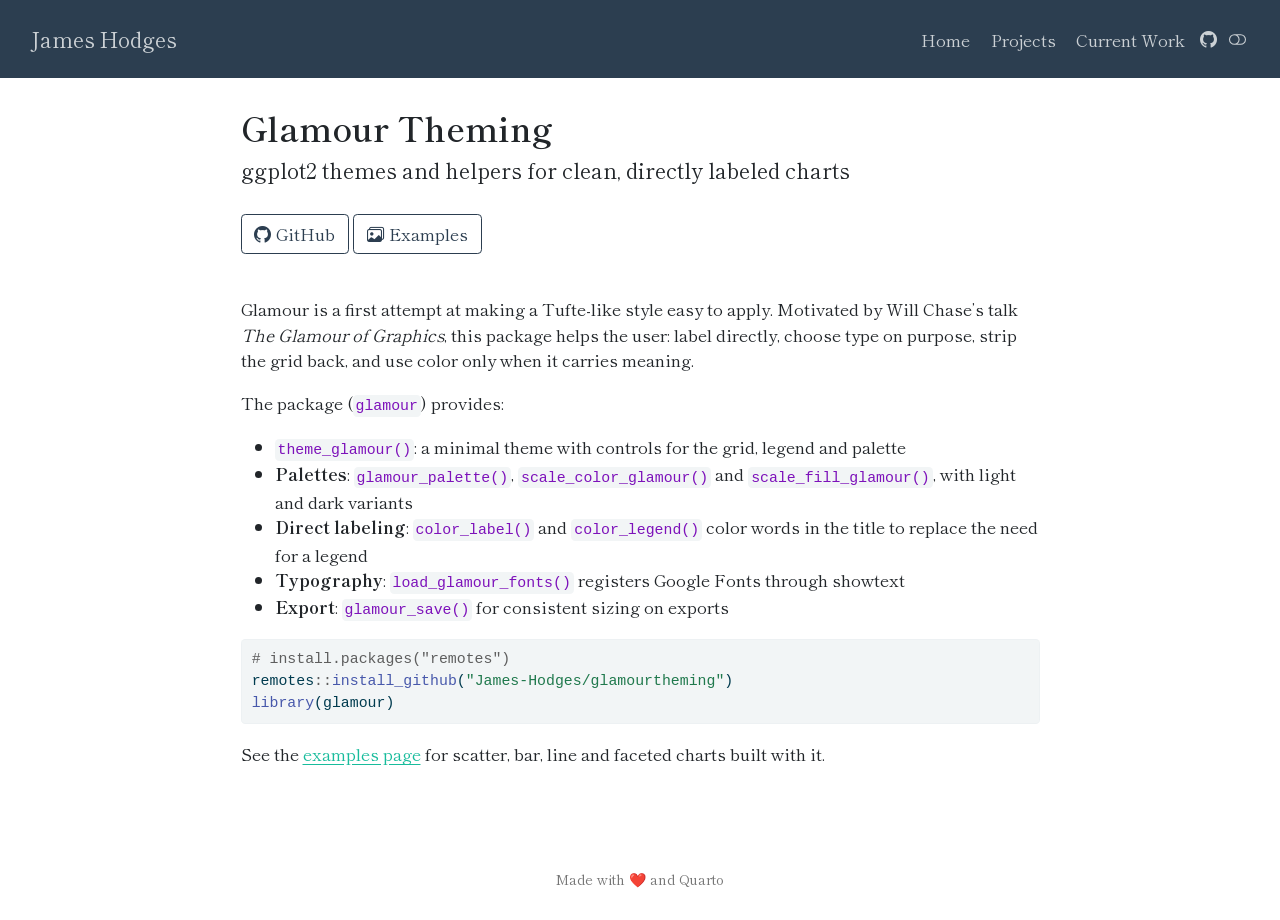
<file: docs/projects/glamour-theming/index.html>
<!DOCTYPE html>
<html xmlns="http://www.w3.org/1999/xhtml" lang="en" xml:lang="en"><head>

<meta charset="utf-8">
<meta name="generator" content="quarto-1.8.27">

<meta name="viewport" content="width=device-width, initial-scale=1.0, user-scalable=yes">


<title>Glamour Theming – James Hodges</title>
<style>
code{white-space: pre-wrap;}
span.smallcaps{font-variant: small-caps;}
div.columns{display: flex; gap: min(4vw, 1.5em);}
div.column{flex: auto; overflow-x: auto;}
div.hanging-indent{margin-left: 1.5em; text-indent: -1.5em;}
ul.task-list{list-style: none;}
ul.task-list li input[type="checkbox"] {
  width: 0.8em;
  margin: 0 0.8em 0.2em -1em; /* quarto-specific, see https://github.com/quarto-dev/quarto-cli/issues/4556 */ 
  vertical-align: middle;
}
/* CSS for syntax highlighting */
html { -webkit-text-size-adjust: 100%; }
pre > code.sourceCode { white-space: pre; position: relative; }
pre > code.sourceCode > span { display: inline-block; line-height: 1.25; }
pre > code.sourceCode > span:empty { height: 1.2em; }
.sourceCode { overflow: visible; }
code.sourceCode > span { color: inherit; text-decoration: inherit; }
div.sourceCode { margin: 1em 0; }
pre.sourceCode { margin: 0; }
@media screen {
div.sourceCode { overflow: auto; }
}
@media print {
pre > code.sourceCode { white-space: pre-wrap; }
pre > code.sourceCode > span { text-indent: -5em; padding-left: 5em; }
}
pre.numberSource code
  { counter-reset: source-line 0; }
pre.numberSource code > span
  { position: relative; left: -4em; counter-increment: source-line; }
pre.numberSource code > span > a:first-child::before
  { content: counter(source-line);
    position: relative; left: -1em; text-align: right; vertical-align: baseline;
    border: none; display: inline-block;
    -webkit-touch-callout: none; -webkit-user-select: none;
    -khtml-user-select: none; -moz-user-select: none;
    -ms-user-select: none; user-select: none;
    padding: 0 4px; width: 4em;
  }
pre.numberSource { margin-left: 3em;  padding-left: 4px; }
div.sourceCode
  {   }
@media screen {
pre > code.sourceCode > span > a:first-child::before { text-decoration: underline; }
}
</style>


<script src="../../site_libs/quarto-nav/quarto-nav.js"></script>
<script src="../../site_libs/quarto-nav/headroom.min.js"></script>
<script src="../../site_libs/clipboard/clipboard.min.js"></script>
<script src="../../site_libs/quarto-html/quarto.js" type="module"></script>
<script src="../../site_libs/quarto-html/tabsets/tabsets.js" type="module"></script>
<script src="../../site_libs/quarto-html/axe/axe-check.js" type="module"></script>
<script src="../../site_libs/quarto-html/popper.min.js"></script>
<script src="../../site_libs/quarto-html/tippy.umd.min.js"></script>
<script src="../../site_libs/quarto-html/anchor.min.js"></script>
<link href="../../site_libs/quarto-html/tippy.css" rel="stylesheet">
<link href="../../site_libs/quarto-html/quarto-syntax-highlighting-ed96de9b727972fe78a7b5d16c58bf87.css" rel="stylesheet" class="quarto-color-scheme" id="quarto-text-highlighting-styles">
<link href="../../site_libs/quarto-html/quarto-syntax-highlighting-dark-4d9afe2b8d18ee9fa5d0d57b5ed4214d.css" rel="stylesheet" class="quarto-color-scheme quarto-color-alternate" id="quarto-text-highlighting-styles">
<link href="../../site_libs/quarto-html/quarto-syntax-highlighting-ed96de9b727972fe78a7b5d16c58bf87.css" rel="stylesheet" class="quarto-color-scheme-extra" id="quarto-text-highlighting-styles">
<script src="../../site_libs/bootstrap/bootstrap.min.js"></script>
<link href="../../site_libs/bootstrap/bootstrap-icons.css" rel="stylesheet">
<link href="../../site_libs/bootstrap/bootstrap-e0085e4dbeda070b84b64c45e3e7e5b1.min.css" rel="stylesheet" append-hash="true" class="quarto-color-scheme" id="quarto-bootstrap" data-mode="light">
<link href="../../site_libs/bootstrap/bootstrap-dark-d606f89dc95e449d6c92cc5a0b72b55e.min.css" rel="stylesheet" append-hash="true" class="quarto-color-scheme quarto-color-alternate" id="quarto-bootstrap" data-mode="dark">
<link href="../../site_libs/bootstrap/bootstrap-e0085e4dbeda070b84b64c45e3e7e5b1.min.css" rel="stylesheet" append-hash="true" class="quarto-color-scheme-extra" id="quarto-bootstrap" data-mode="light">
<script id="quarto-search-options" type="application/json">{
  "language": {
    "search-no-results-text": "No results",
    "search-matching-documents-text": "matching documents",
    "search-copy-link-title": "Copy link to search",
    "search-hide-matches-text": "Hide additional matches",
    "search-more-match-text": "more match in this document",
    "search-more-matches-text": "more matches in this document",
    "search-clear-button-title": "Clear",
    "search-text-placeholder": "",
    "search-detached-cancel-button-title": "Cancel",
    "search-submit-button-title": "Submit",
    "search-label": "Search"
  }
}</script>


<meta property="og:title" content="Glamour Theming – James Hodges">
<meta property="og:description" content="ggplot2 themes and helpers for clean, directly labeled charts">
<meta property="og:image" content="https://jameshodges.cc/projects/glamour-theming/thumbnail.png">
<meta property="og:site_name" content="James Hodges">
<meta property="og:image:height" content="750">
<meta property="og:image:width" content="1200">
</head>

<body class="nav-fixed fullcontent quarto-light"><script id="quarto-html-before-body" type="application/javascript">
    const toggleBodyColorMode = (bsSheetEl) => {
      const mode = bsSheetEl.getAttribute("data-mode");
      const bodyEl = window.document.querySelector("body");
      if (mode === "dark") {
        bodyEl.classList.add("quarto-dark");
        bodyEl.classList.remove("quarto-light");
      } else {
        bodyEl.classList.add("quarto-light");
        bodyEl.classList.remove("quarto-dark");
      }
    }
    const toggleBodyColorPrimary = () => {
      const bsSheetEl = window.document.querySelector("link#quarto-bootstrap:not([rel=disabled-stylesheet])");
      if (bsSheetEl) {
        toggleBodyColorMode(bsSheetEl);
      }
    }
    const setColorSchemeToggle = (alternate) => {
      const toggles = window.document.querySelectorAll('.quarto-color-scheme-toggle');
      for (let i=0; i < toggles.length; i++) {
        const toggle = toggles[i];
        if (toggle) {
          if (alternate) {
            toggle.classList.add("alternate");
          } else {
            toggle.classList.remove("alternate");
          }
        }
      }
    };
    const toggleColorMode = (alternate) => {
      // Switch the stylesheets
      const primaryStylesheets = window.document.querySelectorAll('link.quarto-color-scheme:not(.quarto-color-alternate)');
      const alternateStylesheets = window.document.querySelectorAll('link.quarto-color-scheme.quarto-color-alternate');
      manageTransitions('#quarto-margin-sidebar .nav-link', false);
      if (alternate) {
        // note: dark is layered on light, we don't disable primary!
        enableStylesheet(alternateStylesheets);
        for (const sheetNode of alternateStylesheets) {
          if (sheetNode.id === "quarto-bootstrap") {
            toggleBodyColorMode(sheetNode);
          }
        }
      } else {
        disableStylesheet(alternateStylesheets);
        enableStylesheet(primaryStylesheets)
        toggleBodyColorPrimary();
      }
      manageTransitions('#quarto-margin-sidebar .nav-link', true);
      // Switch the toggles
      setColorSchemeToggle(alternate)
      // Hack to workaround the fact that safari doesn't
      // properly recolor the scrollbar when toggling (#1455)
      if (navigator.userAgent.indexOf('Safari') > 0 && navigator.userAgent.indexOf('Chrome') == -1) {
        manageTransitions("body", false);
        window.scrollTo(0, 1);
        setTimeout(() => {
          window.scrollTo(0, 0);
          manageTransitions("body", true);
        }, 40);
      }
    }
    const disableStylesheet = (stylesheets) => {
      for (let i=0; i < stylesheets.length; i++) {
        const stylesheet = stylesheets[i];
        stylesheet.rel = 'disabled-stylesheet';
      }
    }
    const enableStylesheet = (stylesheets) => {
      for (let i=0; i < stylesheets.length; i++) {
        const stylesheet = stylesheets[i];
        if(stylesheet.rel !== 'stylesheet') { // for Chrome, which will still FOUC without this check
          stylesheet.rel = 'stylesheet';
        }
      }
    }
    const manageTransitions = (selector, allowTransitions) => {
      const els = window.document.querySelectorAll(selector);
      for (let i=0; i < els.length; i++) {
        const el = els[i];
        if (allowTransitions) {
          el.classList.remove('notransition');
        } else {
          el.classList.add('notransition');
        }
      }
    }
    const isFileUrl = () => {
      return window.location.protocol === 'file:';
    }
    const hasAlternateSentinel = () => {
      let styleSentinel = getColorSchemeSentinel();
      if (styleSentinel !== null) {
        return styleSentinel === "alternate";
      } else {
        return false;
      }
    }
    const setStyleSentinel = (alternate) => {
      const value = alternate ? "alternate" : "default";
      if (!isFileUrl()) {
        window.localStorage.setItem("quarto-color-scheme", value);
      } else {
        localAlternateSentinel = value;
      }
    }
    const getColorSchemeSentinel = () => {
      if (!isFileUrl()) {
        const storageValue = window.localStorage.getItem("quarto-color-scheme");
        return storageValue != null ? storageValue : localAlternateSentinel;
      } else {
        return localAlternateSentinel;
      }
    }
    const toggleGiscusIfUsed = (isAlternate, darkModeDefault) => {
      const baseTheme = document.querySelector('#giscus-base-theme')?.value ?? 'light';
      const alternateTheme = document.querySelector('#giscus-alt-theme')?.value ?? 'dark';
      let newTheme = '';
      if(authorPrefersDark) {
        newTheme = isAlternate ? baseTheme : alternateTheme;
      } else {
        newTheme = isAlternate ? alternateTheme : baseTheme;
      }
      const changeGiscusTheme = () => {
        // From: https://github.com/giscus/giscus/issues/336
        const sendMessage = (message) => {
          const iframe = document.querySelector('iframe.giscus-frame');
          if (!iframe) return;
          iframe.contentWindow.postMessage({ giscus: message }, 'https://giscus.app');
        }
        sendMessage({
          setConfig: {
            theme: newTheme
          }
        });
      }
      const isGiscussLoaded = window.document.querySelector('iframe.giscus-frame') !== null;
      if (isGiscussLoaded) {
        changeGiscusTheme();
      }
    };
    const authorPrefersDark = false;
    const queryPrefersDark = window.matchMedia('(prefers-color-scheme: dark)');
    const darkModeDefault = queryPrefersDark.matches;
      document.querySelector('link#quarto-text-highlighting-styles.quarto-color-scheme-extra').rel = 'disabled-stylesheet';
      document.querySelector('link#quarto-bootstrap.quarto-color-scheme-extra').rel = 'disabled-stylesheet';
    let localAlternateSentinel = darkModeDefault ? 'alternate' : 'default';
    // Dark / light mode switch
    window.quartoToggleColorScheme = () => {
      // Read the current dark / light value
      let toAlternate = !hasAlternateSentinel();
      toggleColorMode(toAlternate);
      setStyleSentinel(toAlternate);
      toggleGiscusIfUsed(toAlternate, darkModeDefault);
      window.dispatchEvent(new Event('resize'));
    };
    queryPrefersDark.addEventListener("change", e => {
      if(window.localStorage.getItem("quarto-color-scheme") !== null)
        return;
      const alternate = e.matches
      toggleColorMode(alternate);
      localAlternateSentinel = e.matches ? 'alternate' : 'default'; // this is used alongside local storage!
      toggleGiscusIfUsed(alternate, darkModeDefault);
    });
    // Switch to dark mode if need be
    if (hasAlternateSentinel()) {
      toggleColorMode(true);
    } else {
      toggleColorMode(false);
    }
  </script>

<div id="quarto-search-results"></div>
  <header id="quarto-header" class="headroom fixed-top">
    <nav class="navbar navbar-expand-lg " data-bs-theme="dark">
      <div class="navbar-container container-fluid">
      <div class="navbar-brand-container mx-auto">
    <a class="navbar-brand" href="../../index.html">
    <span class="navbar-title">James Hodges</span>
    </a>
  </div>
          <button class="navbar-toggler" type="button" data-bs-toggle="collapse" data-bs-target="#navbarCollapse" aria-controls="navbarCollapse" role="menu" aria-expanded="false" aria-label="Toggle navigation" onclick="if (window.quartoToggleHeadroom) { window.quartoToggleHeadroom(); }">
  <span class="navbar-toggler-icon"></span>
</button>
          <div class="collapse navbar-collapse" id="navbarCollapse">
            <ul class="navbar-nav navbar-nav-scroll ms-auto">
  <li class="nav-item">
    <a class="nav-link" href="../../index.html"> 
<span class="menu-text">Home</span></a>
  </li>  
  <li class="nav-item">
    <a class="nav-link" href="../../projects/index.html"> 
<span class="menu-text">Projects</span></a>
  </li>  
  <li class="nav-item">
    <a class="nav-link" href="../../current_work.html"> 
<span class="menu-text">Current Work</span></a>
  </li>  
</ul>
          </div> <!-- /navcollapse -->
            <div class="quarto-navbar-tools">
    <a href="https://github.com/James-Hodges" title="Github" class="quarto-navigation-tool px-1" aria-label="Github"><i class="bi bi-github"></i></a>
  <a href="" class="quarto-color-scheme-toggle quarto-navigation-tool  px-1" onclick="window.quartoToggleColorScheme(); return false;" title="Toggle dark mode"><i class="bi"></i></a>
</div>
      </div> <!-- /container-fluid -->
    </nav>
</header>
<!-- content -->
<div id="quarto-content" class="quarto-container page-columns page-rows-contents page-layout-article page-navbar">
<!-- sidebar -->
<!-- margin-sidebar -->
    
<!-- main -->
<main class="content" id="quarto-document-content">


<header id="title-block-header" class="quarto-title-block default">
<div class="quarto-title">
<h1 class="title">Glamour Theming</h1>
<p class="subtitle lead">ggplot2 themes and helpers for clean, directly labeled charts</p>
</div>



<div class="quarto-title-meta">

    
  
    
  </div>
  


</header>


<div class="project-links">
<p><a class="btn btn-outline-primary" href="https://github.com/James-Hodges/glamourtheming"><i class="bi bi-github"></i>GitHub</a> <a class="btn btn-outline-primary" href="demo.html"><i class="bi bi-images"></i>Examples</a></p>
</div>
<p>Glamour is a first attempt at making a Tufte-like style easy to apply. Motivated by Will Chase’s talk <em>The Glamour of Graphics</em>, this package helps the user: label directly, choose type on purpose, strip the grid back, and use color only when it carries meaning.</p>
<p>The package (<code>glamour</code>) provides:</p>
<ul>
<li><strong><code>theme_glamour()</code></strong>: a minimal theme with controls for the grid, legend and palette</li>
<li><strong>Palettes</strong>: <code>glamour_palette()</code>, <code>scale_color_glamour()</code> and <code>scale_fill_glamour()</code>, with light and dark variants</li>
<li><strong>Direct labeling</strong>: <code>color_label()</code> and <code>color_legend()</code> color words in the title to replace the need for a legend</li>
<li><strong>Typography</strong>: <code>load_glamour_fonts()</code> registers Google Fonts through showtext</li>
<li><strong>Export</strong>: <code>glamour_save()</code> for consistent sizing on exports</li>
</ul>
<div class="code-copy-outer-scaffold"><div class="sourceCode" id="cb1"><pre class="sourceCode r code-with-copy"><code class="sourceCode r"><span id="cb1-1"><a href="#cb1-1" aria-hidden="true" tabindex="-1"></a><span class="co"># install.packages("remotes")</span></span>
<span id="cb1-2"><a href="#cb1-2" aria-hidden="true" tabindex="-1"></a>remotes<span class="sc">::</span><span class="fu">install_github</span>(<span class="st">"James-Hodges/glamourtheming"</span>)</span>
<span id="cb1-3"><a href="#cb1-3" aria-hidden="true" tabindex="-1"></a><span class="fu">library</span>(glamour)</span></code></pre></div><button title="Copy to Clipboard" class="code-copy-button"><i class="bi"></i></button></div>
<p>See the <a href="demo.html">examples page</a> for scatter, bar, line and faceted charts built with it.</p>



</main> <!-- /main -->
<script id="quarto-html-after-body" type="application/javascript">
  window.document.addEventListener("DOMContentLoaded", function (event) {
    // Ensure there is a toggle, if there isn't float one in the top right
    if (window.document.querySelector('.quarto-color-scheme-toggle') === null) {
      const a = window.document.createElement('a');
      a.classList.add('top-right');
      a.classList.add('quarto-color-scheme-toggle');
      a.href = "";
      a.onclick = function() { try { window.quartoToggleColorScheme(); } catch {} return false; };
      const i = window.document.createElement("i");
      i.classList.add('bi');
      a.appendChild(i);
      window.document.body.appendChild(a);
    }
    setColorSchemeToggle(hasAlternateSentinel())
    const icon = "";
    const anchorJS = new window.AnchorJS();
    anchorJS.options = {
      placement: 'right',
      icon: icon
    };
    anchorJS.add('.anchored');
    const isCodeAnnotation = (el) => {
      for (const clz of el.classList) {
        if (clz.startsWith('code-annotation-')) {                     
          return true;
        }
      }
      return false;
    }
    const onCopySuccess = function(e) {
      // button target
      const button = e.trigger;
      // don't keep focus
      button.blur();
      // flash "checked"
      button.classList.add('code-copy-button-checked');
      var currentTitle = button.getAttribute("title");
      button.setAttribute("title", "Copied!");
      let tooltip;
      if (window.bootstrap) {
        button.setAttribute("data-bs-toggle", "tooltip");
        button.setAttribute("data-bs-placement", "left");
        button.setAttribute("data-bs-title", "Copied!");
        tooltip = new bootstrap.Tooltip(button, 
          { trigger: "manual", 
            customClass: "code-copy-button-tooltip",
            offset: [0, -8]});
        tooltip.show();    
      }
      setTimeout(function() {
        if (tooltip) {
          tooltip.hide();
          button.removeAttribute("data-bs-title");
          button.removeAttribute("data-bs-toggle");
          button.removeAttribute("data-bs-placement");
        }
        button.setAttribute("title", currentTitle);
        button.classList.remove('code-copy-button-checked');
      }, 1000);
      // clear code selection
      e.clearSelection();
    }
    const getTextToCopy = function(trigger) {
      const outerScaffold = trigger.parentElement.cloneNode(true);
      const codeEl = outerScaffold.querySelector('code');
      for (const childEl of codeEl.children) {
        if (isCodeAnnotation(childEl)) {
          childEl.remove();
        }
      }
      return codeEl.innerText;
    }
    const clipboard = new window.ClipboardJS('.code-copy-button:not([data-in-quarto-modal])', {
      text: getTextToCopy
    });
    clipboard.on('success', onCopySuccess);
    if (window.document.getElementById('quarto-embedded-source-code-modal')) {
      const clipboardModal = new window.ClipboardJS('.code-copy-button[data-in-quarto-modal]', {
        text: getTextToCopy,
        container: window.document.getElementById('quarto-embedded-source-code-modal')
      });
      clipboardModal.on('success', onCopySuccess);
    }
      var localhostRegex = new RegExp(/^(?:http|https):\/\/localhost\:?[0-9]*\//);
      var mailtoRegex = new RegExp(/^mailto:/);
        var filterRegex = new RegExp("https:\/\/jameshodges\.cc");
      var isInternal = (href) => {
          return filterRegex.test(href) || localhostRegex.test(href) || mailtoRegex.test(href);
      }
      // Inspect non-navigation links and adorn them if external
     var links = window.document.querySelectorAll('a[href]:not(.nav-link):not(.navbar-brand):not(.toc-action):not(.sidebar-link):not(.sidebar-item-toggle):not(.pagination-link):not(.no-external):not([aria-hidden]):not(.dropdown-item):not(.quarto-navigation-tool):not(.about-link)');
      for (var i=0; i<links.length; i++) {
        const link = links[i];
        if (!isInternal(link.href)) {
          // undo the damage that might have been done by quarto-nav.js in the case of
          // links that we want to consider external
          if (link.dataset.originalHref !== undefined) {
            link.href = link.dataset.originalHref;
          }
        }
      }
    function tippyHover(el, contentFn, onTriggerFn, onUntriggerFn) {
      const config = {
        allowHTML: true,
        maxWidth: 500,
        delay: 100,
        arrow: false,
        appendTo: function(el) {
            return el.parentElement;
        },
        interactive: true,
        interactiveBorder: 10,
        theme: 'quarto',
        placement: 'bottom-start',
      };
      if (contentFn) {
        config.content = contentFn;
      }
      if (onTriggerFn) {
        config.onTrigger = onTriggerFn;
      }
      if (onUntriggerFn) {
        config.onUntrigger = onUntriggerFn;
      }
      window.tippy(el, config); 
    }
    const noterefs = window.document.querySelectorAll('a[role="doc-noteref"]');
    for (var i=0; i<noterefs.length; i++) {
      const ref = noterefs[i];
      tippyHover(ref, function() {
        // use id or data attribute instead here
        let href = ref.getAttribute('data-footnote-href') || ref.getAttribute('href');
        try { href = new URL(href).hash; } catch {}
        const id = href.replace(/^#\/?/, "");
        const note = window.document.getElementById(id);
        if (note) {
          return note.innerHTML;
        } else {
          return "";
        }
      });
    }
    const xrefs = window.document.querySelectorAll('a.quarto-xref');
    const processXRef = (id, note) => {
      // Strip column container classes
      const stripColumnClz = (el) => {
        el.classList.remove("page-full", "page-columns");
        if (el.children) {
          for (const child of el.children) {
            stripColumnClz(child);
          }
        }
      }
      stripColumnClz(note)
      if (id === null || id.startsWith('sec-')) {
        // Special case sections, only their first couple elements
        const container = document.createElement("div");
        if (note.children && note.children.length > 2) {
          container.appendChild(note.children[0].cloneNode(true));
          for (let i = 1; i < note.children.length; i++) {
            const child = note.children[i];
            if (child.tagName === "P" && child.innerText === "") {
              continue;
            } else {
              container.appendChild(child.cloneNode(true));
              break;
            }
          }
          if (window.Quarto?.typesetMath) {
            window.Quarto.typesetMath(container);
          }
          return container.innerHTML
        } else {
          if (window.Quarto?.typesetMath) {
            window.Quarto.typesetMath(note);
          }
          return note.innerHTML;
        }
      } else {
        // Remove any anchor links if they are present
        const anchorLink = note.querySelector('a.anchorjs-link');
        if (anchorLink) {
          anchorLink.remove();
        }
        if (window.Quarto?.typesetMath) {
          window.Quarto.typesetMath(note);
        }
        if (note.classList.contains("callout")) {
          return note.outerHTML;
        } else {
          return note.innerHTML;
        }
      }
    }
    for (var i=0; i<xrefs.length; i++) {
      const xref = xrefs[i];
      tippyHover(xref, undefined, function(instance) {
        instance.disable();
        let url = xref.getAttribute('href');
        let hash = undefined; 
        if (url.startsWith('#')) {
          hash = url;
        } else {
          try { hash = new URL(url).hash; } catch {}
        }
        if (hash) {
          const id = hash.replace(/^#\/?/, "");
          const note = window.document.getElementById(id);
          if (note !== null) {
            try {
              const html = processXRef(id, note.cloneNode(true));
              instance.setContent(html);
            } finally {
              instance.enable();
              instance.show();
            }
          } else {
            // See if we can fetch this
            fetch(url.split('#')[0])
            .then(res => res.text())
            .then(html => {
              const parser = new DOMParser();
              const htmlDoc = parser.parseFromString(html, "text/html");
              const note = htmlDoc.getElementById(id);
              if (note !== null) {
                const html = processXRef(id, note);
                instance.setContent(html);
              } 
            }).finally(() => {
              instance.enable();
              instance.show();
            });
          }
        } else {
          // See if we can fetch a full url (with no hash to target)
          // This is a special case and we should probably do some content thinning / targeting
          fetch(url)
          .then(res => res.text())
          .then(html => {
            const parser = new DOMParser();
            const htmlDoc = parser.parseFromString(html, "text/html");
            const note = htmlDoc.querySelector('main.content');
            if (note !== null) {
              // This should only happen for chapter cross references
              // (since there is no id in the URL)
              // remove the first header
              if (note.children.length > 0 && note.children[0].tagName === "HEADER") {
                note.children[0].remove();
              }
              const html = processXRef(null, note);
              instance.setContent(html);
            } 
          }).finally(() => {
            instance.enable();
            instance.show();
          });
        }
      }, function(instance) {
      });
    }
        let selectedAnnoteEl;
        const selectorForAnnotation = ( cell, annotation) => {
          let cellAttr = 'data-code-cell="' + cell + '"';
          let lineAttr = 'data-code-annotation="' +  annotation + '"';
          const selector = 'span[' + cellAttr + '][' + lineAttr + ']';
          return selector;
        }
        const selectCodeLines = (annoteEl) => {
          const doc = window.document;
          const targetCell = annoteEl.getAttribute("data-target-cell");
          const targetAnnotation = annoteEl.getAttribute("data-target-annotation");
          const annoteSpan = window.document.querySelector(selectorForAnnotation(targetCell, targetAnnotation));
          const lines = annoteSpan.getAttribute("data-code-lines").split(",");
          const lineIds = lines.map((line) => {
            return targetCell + "-" + line;
          })
          let top = null;
          let height = null;
          let parent = null;
          if (lineIds.length > 0) {
              //compute the position of the single el (top and bottom and make a div)
              const el = window.document.getElementById(lineIds[0]);
              top = el.offsetTop;
              height = el.offsetHeight;
              parent = el.parentElement.parentElement;
            if (lineIds.length > 1) {
              const lastEl = window.document.getElementById(lineIds[lineIds.length - 1]);
              const bottom = lastEl.offsetTop + lastEl.offsetHeight;
              height = bottom - top;
            }
            if (top !== null && height !== null && parent !== null) {
              // cook up a div (if necessary) and position it 
              let div = window.document.getElementById("code-annotation-line-highlight");
              if (div === null) {
                div = window.document.createElement("div");
                div.setAttribute("id", "code-annotation-line-highlight");
                div.style.position = 'absolute';
                parent.appendChild(div);
              }
              div.style.top = top - 2 + "px";
              div.style.height = height + 4 + "px";
              div.style.left = 0;
              let gutterDiv = window.document.getElementById("code-annotation-line-highlight-gutter");
              if (gutterDiv === null) {
                gutterDiv = window.document.createElement("div");
                gutterDiv.setAttribute("id", "code-annotation-line-highlight-gutter");
                gutterDiv.style.position = 'absolute';
                const codeCell = window.document.getElementById(targetCell);
                const gutter = codeCell.querySelector('.code-annotation-gutter');
                gutter.appendChild(gutterDiv);
              }
              gutterDiv.style.top = top - 2 + "px";
              gutterDiv.style.height = height + 4 + "px";
            }
            selectedAnnoteEl = annoteEl;
          }
        };
        const unselectCodeLines = () => {
          const elementsIds = ["code-annotation-line-highlight", "code-annotation-line-highlight-gutter"];
          elementsIds.forEach((elId) => {
            const div = window.document.getElementById(elId);
            if (div) {
              div.remove();
            }
          });
          selectedAnnoteEl = undefined;
        };
          // Handle positioning of the toggle
      window.addEventListener(
        "resize",
        throttle(() => {
          elRect = undefined;
          if (selectedAnnoteEl) {
            selectCodeLines(selectedAnnoteEl);
          }
        }, 10)
      );
      function throttle(fn, ms) {
      let throttle = false;
      let timer;
        return (...args) => {
          if(!throttle) { // first call gets through
              fn.apply(this, args);
              throttle = true;
          } else { // all the others get throttled
              if(timer) clearTimeout(timer); // cancel #2
              timer = setTimeout(() => {
                fn.apply(this, args);
                timer = throttle = false;
              }, ms);
          }
        };
      }
        // Attach click handler to the DT
        const annoteDls = window.document.querySelectorAll('dt[data-target-cell]');
        for (const annoteDlNode of annoteDls) {
          annoteDlNode.addEventListener('click', (event) => {
            const clickedEl = event.target;
            if (clickedEl !== selectedAnnoteEl) {
              unselectCodeLines();
              const activeEl = window.document.querySelector('dt[data-target-cell].code-annotation-active');
              if (activeEl) {
                activeEl.classList.remove('code-annotation-active');
              }
              selectCodeLines(clickedEl);
              clickedEl.classList.add('code-annotation-active');
            } else {
              // Unselect the line
              unselectCodeLines();
              clickedEl.classList.remove('code-annotation-active');
            }
          });
        }
    const findCites = (el) => {
      const parentEl = el.parentElement;
      if (parentEl) {
        const cites = parentEl.dataset.cites;
        if (cites) {
          return {
            el,
            cites: cites.split(' ')
          };
        } else {
          return findCites(el.parentElement)
        }
      } else {
        return undefined;
      }
    };
    var bibliorefs = window.document.querySelectorAll('a[role="doc-biblioref"]');
    for (var i=0; i<bibliorefs.length; i++) {
      const ref = bibliorefs[i];
      const citeInfo = findCites(ref);
      if (citeInfo) {
        tippyHover(citeInfo.el, function() {
          var popup = window.document.createElement('div');
          citeInfo.cites.forEach(function(cite) {
            var citeDiv = window.document.createElement('div');
            citeDiv.classList.add('hanging-indent');
            citeDiv.classList.add('csl-entry');
            var biblioDiv = window.document.getElementById('ref-' + cite);
            if (biblioDiv) {
              citeDiv.innerHTML = biblioDiv.innerHTML;
            }
            popup.appendChild(citeDiv);
          });
          return popup.innerHTML;
        });
      }
    }
  });
  </script>
</div> <!-- /content -->
<footer class="footer">
  <div class="nav-footer">
    <div class="nav-footer-left">
      &nbsp;
    </div>   
    <div class="nav-footer-center">
<p>Made with ❤️ and Quarto</p>
</div>
    <div class="nav-footer-right">
      &nbsp;
    </div>
  </div>
</footer>




</body></html>
</file>
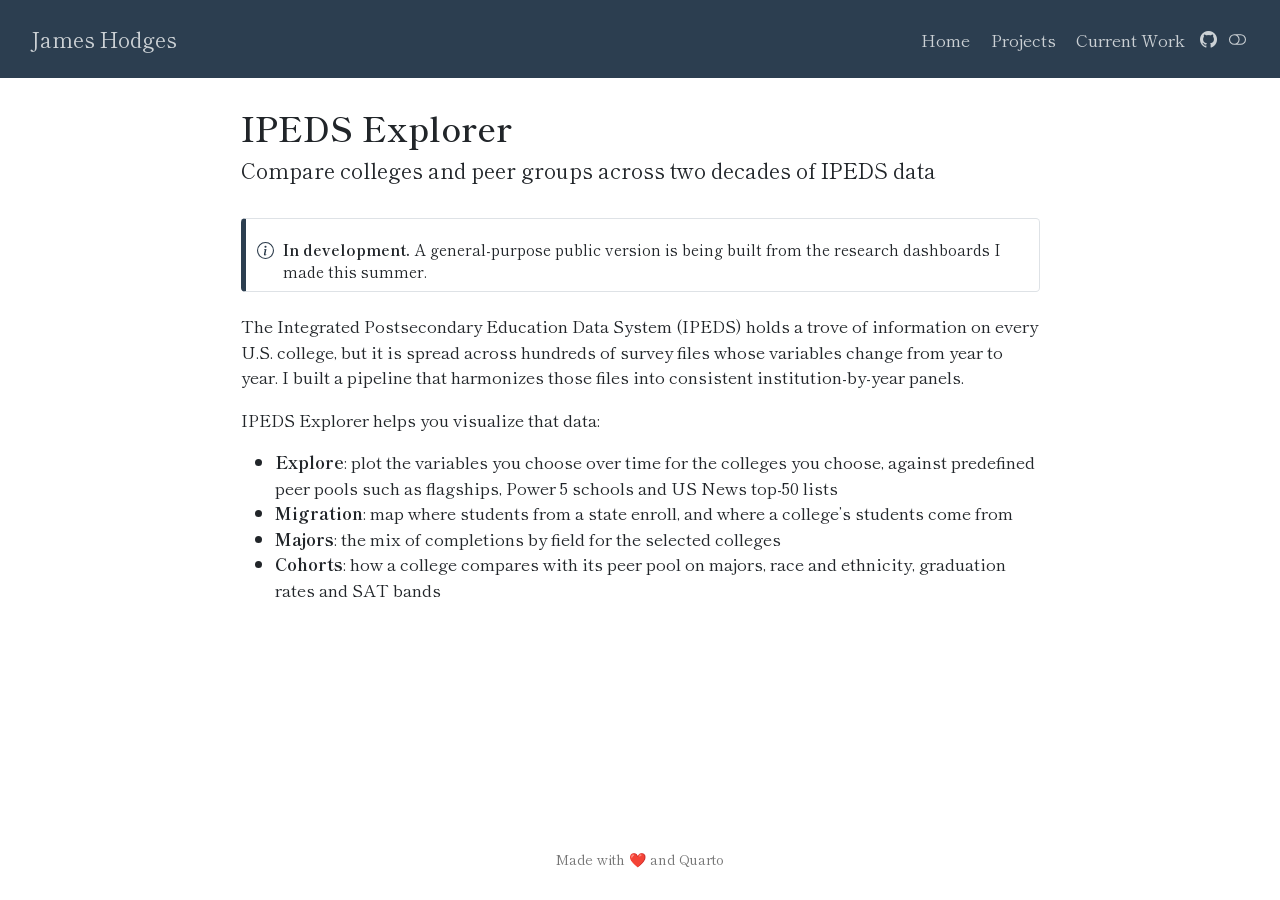
<file: docs/projects/ipeds-explorer/index.html>
<!DOCTYPE html>
<html xmlns="http://www.w3.org/1999/xhtml" lang="en" xml:lang="en"><head>

<meta charset="utf-8">
<meta name="generator" content="quarto-1.8.27">

<meta name="viewport" content="width=device-width, initial-scale=1.0, user-scalable=yes">


<title>IPEDS Explorer – James Hodges</title>
<style>
code{white-space: pre-wrap;}
span.smallcaps{font-variant: small-caps;}
div.columns{display: flex; gap: min(4vw, 1.5em);}
div.column{flex: auto; overflow-x: auto;}
div.hanging-indent{margin-left: 1.5em; text-indent: -1.5em;}
ul.task-list{list-style: none;}
ul.task-list li input[type="checkbox"] {
  width: 0.8em;
  margin: 0 0.8em 0.2em -1em; /* quarto-specific, see https://github.com/quarto-dev/quarto-cli/issues/4556 */ 
  vertical-align: middle;
}
</style>


<script src="../../site_libs/quarto-nav/quarto-nav.js"></script>
<script src="../../site_libs/quarto-nav/headroom.min.js"></script>
<script src="../../site_libs/clipboard/clipboard.min.js"></script>
<script src="../../site_libs/quarto-html/quarto.js" type="module"></script>
<script src="../../site_libs/quarto-html/tabsets/tabsets.js" type="module"></script>
<script src="../../site_libs/quarto-html/axe/axe-check.js" type="module"></script>
<script src="../../site_libs/quarto-html/popper.min.js"></script>
<script src="../../site_libs/quarto-html/tippy.umd.min.js"></script>
<script src="../../site_libs/quarto-html/anchor.min.js"></script>
<link href="../../site_libs/quarto-html/tippy.css" rel="stylesheet">
<link href="../../site_libs/quarto-html/quarto-syntax-highlighting-ed96de9b727972fe78a7b5d16c58bf87.css" rel="stylesheet" class="quarto-color-scheme" id="quarto-text-highlighting-styles">
<link href="../../site_libs/quarto-html/quarto-syntax-highlighting-dark-4d9afe2b8d18ee9fa5d0d57b5ed4214d.css" rel="stylesheet" class="quarto-color-scheme quarto-color-alternate" id="quarto-text-highlighting-styles">
<link href="../../site_libs/quarto-html/quarto-syntax-highlighting-ed96de9b727972fe78a7b5d16c58bf87.css" rel="stylesheet" class="quarto-color-scheme-extra" id="quarto-text-highlighting-styles">
<script src="../../site_libs/bootstrap/bootstrap.min.js"></script>
<link href="../../site_libs/bootstrap/bootstrap-icons.css" rel="stylesheet">
<link href="../../site_libs/bootstrap/bootstrap-e0085e4dbeda070b84b64c45e3e7e5b1.min.css" rel="stylesheet" append-hash="true" class="quarto-color-scheme" id="quarto-bootstrap" data-mode="light">
<link href="../../site_libs/bootstrap/bootstrap-dark-d606f89dc95e449d6c92cc5a0b72b55e.min.css" rel="stylesheet" append-hash="true" class="quarto-color-scheme quarto-color-alternate" id="quarto-bootstrap" data-mode="dark">
<link href="../../site_libs/bootstrap/bootstrap-e0085e4dbeda070b84b64c45e3e7e5b1.min.css" rel="stylesheet" append-hash="true" class="quarto-color-scheme-extra" id="quarto-bootstrap" data-mode="light">
<script id="quarto-search-options" type="application/json">{
  "language": {
    "search-no-results-text": "No results",
    "search-matching-documents-text": "matching documents",
    "search-copy-link-title": "Copy link to search",
    "search-hide-matches-text": "Hide additional matches",
    "search-more-match-text": "more match in this document",
    "search-more-matches-text": "more matches in this document",
    "search-clear-button-title": "Clear",
    "search-text-placeholder": "",
    "search-detached-cancel-button-title": "Cancel",
    "search-submit-button-title": "Submit",
    "search-label": "Search"
  }
}</script>


<meta property="og:title" content="IPEDS Explorer – James Hodges">
<meta property="og:description" content="Compare colleges and peer groups across two decades of IPEDS data">
<meta property="og:image" content="https://jameshodges.cc/projects/ipeds-explorer/thumbnail.png">
<meta property="og:site_name" content="James Hodges">
<meta property="og:image:height" content="708">
<meta property="og:image:width" content="1200">
</head>

<body class="nav-fixed fullcontent quarto-light"><script id="quarto-html-before-body" type="application/javascript">
    const toggleBodyColorMode = (bsSheetEl) => {
      const mode = bsSheetEl.getAttribute("data-mode");
      const bodyEl = window.document.querySelector("body");
      if (mode === "dark") {
        bodyEl.classList.add("quarto-dark");
        bodyEl.classList.remove("quarto-light");
      } else {
        bodyEl.classList.add("quarto-light");
        bodyEl.classList.remove("quarto-dark");
      }
    }
    const toggleBodyColorPrimary = () => {
      const bsSheetEl = window.document.querySelector("link#quarto-bootstrap:not([rel=disabled-stylesheet])");
      if (bsSheetEl) {
        toggleBodyColorMode(bsSheetEl);
      }
    }
    const setColorSchemeToggle = (alternate) => {
      const toggles = window.document.querySelectorAll('.quarto-color-scheme-toggle');
      for (let i=0; i < toggles.length; i++) {
        const toggle = toggles[i];
        if (toggle) {
          if (alternate) {
            toggle.classList.add("alternate");
          } else {
            toggle.classList.remove("alternate");
          }
        }
      }
    };
    const toggleColorMode = (alternate) => {
      // Switch the stylesheets
      const primaryStylesheets = window.document.querySelectorAll('link.quarto-color-scheme:not(.quarto-color-alternate)');
      const alternateStylesheets = window.document.querySelectorAll('link.quarto-color-scheme.quarto-color-alternate');
      manageTransitions('#quarto-margin-sidebar .nav-link', false);
      if (alternate) {
        // note: dark is layered on light, we don't disable primary!
        enableStylesheet(alternateStylesheets);
        for (const sheetNode of alternateStylesheets) {
          if (sheetNode.id === "quarto-bootstrap") {
            toggleBodyColorMode(sheetNode);
          }
        }
      } else {
        disableStylesheet(alternateStylesheets);
        enableStylesheet(primaryStylesheets)
        toggleBodyColorPrimary();
      }
      manageTransitions('#quarto-margin-sidebar .nav-link', true);
      // Switch the toggles
      setColorSchemeToggle(alternate)
      // Hack to workaround the fact that safari doesn't
      // properly recolor the scrollbar when toggling (#1455)
      if (navigator.userAgent.indexOf('Safari') > 0 && navigator.userAgent.indexOf('Chrome') == -1) {
        manageTransitions("body", false);
        window.scrollTo(0, 1);
        setTimeout(() => {
          window.scrollTo(0, 0);
          manageTransitions("body", true);
        }, 40);
      }
    }
    const disableStylesheet = (stylesheets) => {
      for (let i=0; i < stylesheets.length; i++) {
        const stylesheet = stylesheets[i];
        stylesheet.rel = 'disabled-stylesheet';
      }
    }
    const enableStylesheet = (stylesheets) => {
      for (let i=0; i < stylesheets.length; i++) {
        const stylesheet = stylesheets[i];
        if(stylesheet.rel !== 'stylesheet') { // for Chrome, which will still FOUC without this check
          stylesheet.rel = 'stylesheet';
        }
      }
    }
    const manageTransitions = (selector, allowTransitions) => {
      const els = window.document.querySelectorAll(selector);
      for (let i=0; i < els.length; i++) {
        const el = els[i];
        if (allowTransitions) {
          el.classList.remove('notransition');
        } else {
          el.classList.add('notransition');
        }
      }
    }
    const isFileUrl = () => {
      return window.location.protocol === 'file:';
    }
    const hasAlternateSentinel = () => {
      let styleSentinel = getColorSchemeSentinel();
      if (styleSentinel !== null) {
        return styleSentinel === "alternate";
      } else {
        return false;
      }
    }
    const setStyleSentinel = (alternate) => {
      const value = alternate ? "alternate" : "default";
      if (!isFileUrl()) {
        window.localStorage.setItem("quarto-color-scheme", value);
      } else {
        localAlternateSentinel = value;
      }
    }
    const getColorSchemeSentinel = () => {
      if (!isFileUrl()) {
        const storageValue = window.localStorage.getItem("quarto-color-scheme");
        return storageValue != null ? storageValue : localAlternateSentinel;
      } else {
        return localAlternateSentinel;
      }
    }
    const toggleGiscusIfUsed = (isAlternate, darkModeDefault) => {
      const baseTheme = document.querySelector('#giscus-base-theme')?.value ?? 'light';
      const alternateTheme = document.querySelector('#giscus-alt-theme')?.value ?? 'dark';
      let newTheme = '';
      if(authorPrefersDark) {
        newTheme = isAlternate ? baseTheme : alternateTheme;
      } else {
        newTheme = isAlternate ? alternateTheme : baseTheme;
      }
      const changeGiscusTheme = () => {
        // From: https://github.com/giscus/giscus/issues/336
        const sendMessage = (message) => {
          const iframe = document.querySelector('iframe.giscus-frame');
          if (!iframe) return;
          iframe.contentWindow.postMessage({ giscus: message }, 'https://giscus.app');
        }
        sendMessage({
          setConfig: {
            theme: newTheme
          }
        });
      }
      const isGiscussLoaded = window.document.querySelector('iframe.giscus-frame') !== null;
      if (isGiscussLoaded) {
        changeGiscusTheme();
      }
    };
    const authorPrefersDark = false;
    const queryPrefersDark = window.matchMedia('(prefers-color-scheme: dark)');
    const darkModeDefault = queryPrefersDark.matches;
      document.querySelector('link#quarto-text-highlighting-styles.quarto-color-scheme-extra').rel = 'disabled-stylesheet';
      document.querySelector('link#quarto-bootstrap.quarto-color-scheme-extra').rel = 'disabled-stylesheet';
    let localAlternateSentinel = darkModeDefault ? 'alternate' : 'default';
    // Dark / light mode switch
    window.quartoToggleColorScheme = () => {
      // Read the current dark / light value
      let toAlternate = !hasAlternateSentinel();
      toggleColorMode(toAlternate);
      setStyleSentinel(toAlternate);
      toggleGiscusIfUsed(toAlternate, darkModeDefault);
      window.dispatchEvent(new Event('resize'));
    };
    queryPrefersDark.addEventListener("change", e => {
      if(window.localStorage.getItem("quarto-color-scheme") !== null)
        return;
      const alternate = e.matches
      toggleColorMode(alternate);
      localAlternateSentinel = e.matches ? 'alternate' : 'default'; // this is used alongside local storage!
      toggleGiscusIfUsed(alternate, darkModeDefault);
    });
    // Switch to dark mode if need be
    if (hasAlternateSentinel()) {
      toggleColorMode(true);
    } else {
      toggleColorMode(false);
    }
  </script>

<div id="quarto-search-results"></div>
  <header id="quarto-header" class="headroom fixed-top">
    <nav class="navbar navbar-expand-lg " data-bs-theme="dark">
      <div class="navbar-container container-fluid">
      <div class="navbar-brand-container mx-auto">
    <a class="navbar-brand" href="../../index.html">
    <span class="navbar-title">James Hodges</span>
    </a>
  </div>
          <button class="navbar-toggler" type="button" data-bs-toggle="collapse" data-bs-target="#navbarCollapse" aria-controls="navbarCollapse" role="menu" aria-expanded="false" aria-label="Toggle navigation" onclick="if (window.quartoToggleHeadroom) { window.quartoToggleHeadroom(); }">
  <span class="navbar-toggler-icon"></span>
</button>
          <div class="collapse navbar-collapse" id="navbarCollapse">
            <ul class="navbar-nav navbar-nav-scroll ms-auto">
  <li class="nav-item">
    <a class="nav-link" href="../../index.html"> 
<span class="menu-text">Home</span></a>
  </li>  
  <li class="nav-item">
    <a class="nav-link" href="../../projects/index.html"> 
<span class="menu-text">Projects</span></a>
  </li>  
  <li class="nav-item">
    <a class="nav-link" href="../../current_work.html"> 
<span class="menu-text">Current Work</span></a>
  </li>  
</ul>
          </div> <!-- /navcollapse -->
            <div class="quarto-navbar-tools">
    <a href="https://github.com/James-Hodges" title="Github" class="quarto-navigation-tool px-1" aria-label="Github"><i class="bi bi-github"></i></a>
  <a href="" class="quarto-color-scheme-toggle quarto-navigation-tool  px-1" onclick="window.quartoToggleColorScheme(); return false;" title="Toggle dark mode"><i class="bi"></i></a>
</div>
      </div> <!-- /container-fluid -->
    </nav>
</header>
<!-- content -->
<div id="quarto-content" class="quarto-container page-columns page-rows-contents page-layout-article page-navbar">
<!-- sidebar -->
<!-- margin-sidebar -->
    
<!-- main -->
<main class="content" id="quarto-document-content">


<header id="title-block-header" class="quarto-title-block default">
<div class="quarto-title">
<h1 class="title">IPEDS Explorer</h1>
<p class="subtitle lead">Compare colleges and peer groups across two decades of IPEDS data</p>
</div>



<div class="quarto-title-meta">

    
  
    
  </div>
  


</header>


<div class="callout callout-style-simple callout-note">
<div class="callout-body d-flex">
<div class="callout-icon-container">
<i class="callout-icon"></i>
</div>
<div class="callout-body-container">
<p><strong>In development.</strong> A general-purpose public version is being built from the research dashboards I made this summer.</p>
</div>
</div>
</div>
<p>The Integrated Postsecondary Education Data System (IPEDS) holds a trove of information on every U.S. college, but it is spread across hundreds of survey files whose variables change from year to year. I built a pipeline that harmonizes those files into consistent institution-by-year panels.</p>
<p>IPEDS Explorer helps you visualize that data:</p>
<ul>
<li><strong>Explore</strong>: plot the variables you choose over time for the colleges you choose, against predefined peer pools such as flagships, Power 5 schools and US News top-50 lists</li>
<li><strong>Migration</strong>: map where students from a state enroll, and where a college’s students come from</li>
<li><strong>Majors</strong>: the mix of completions by field for the selected colleges</li>
<li><strong>Cohorts</strong>: how a college compares with its peer pool on majors, race and ethnicity, graduation rates and SAT bands</li>
</ul>



</main> <!-- /main -->
<script id="quarto-html-after-body" type="application/javascript">
  window.document.addEventListener("DOMContentLoaded", function (event) {
    // Ensure there is a toggle, if there isn't float one in the top right
    if (window.document.querySelector('.quarto-color-scheme-toggle') === null) {
      const a = window.document.createElement('a');
      a.classList.add('top-right');
      a.classList.add('quarto-color-scheme-toggle');
      a.href = "";
      a.onclick = function() { try { window.quartoToggleColorScheme(); } catch {} return false; };
      const i = window.document.createElement("i");
      i.classList.add('bi');
      a.appendChild(i);
      window.document.body.appendChild(a);
    }
    setColorSchemeToggle(hasAlternateSentinel())
    const icon = "";
    const anchorJS = new window.AnchorJS();
    anchorJS.options = {
      placement: 'right',
      icon: icon
    };
    anchorJS.add('.anchored');
    const isCodeAnnotation = (el) => {
      for (const clz of el.classList) {
        if (clz.startsWith('code-annotation-')) {                     
          return true;
        }
      }
      return false;
    }
    const onCopySuccess = function(e) {
      // button target
      const button = e.trigger;
      // don't keep focus
      button.blur();
      // flash "checked"
      button.classList.add('code-copy-button-checked');
      var currentTitle = button.getAttribute("title");
      button.setAttribute("title", "Copied!");
      let tooltip;
      if (window.bootstrap) {
        button.setAttribute("data-bs-toggle", "tooltip");
        button.setAttribute("data-bs-placement", "left");
        button.setAttribute("data-bs-title", "Copied!");
        tooltip = new bootstrap.Tooltip(button, 
          { trigger: "manual", 
            customClass: "code-copy-button-tooltip",
            offset: [0, -8]});
        tooltip.show();    
      }
      setTimeout(function() {
        if (tooltip) {
          tooltip.hide();
          button.removeAttribute("data-bs-title");
          button.removeAttribute("data-bs-toggle");
          button.removeAttribute("data-bs-placement");
        }
        button.setAttribute("title", currentTitle);
        button.classList.remove('code-copy-button-checked');
      }, 1000);
      // clear code selection
      e.clearSelection();
    }
    const getTextToCopy = function(trigger) {
      const outerScaffold = trigger.parentElement.cloneNode(true);
      const codeEl = outerScaffold.querySelector('code');
      for (const childEl of codeEl.children) {
        if (isCodeAnnotation(childEl)) {
          childEl.remove();
        }
      }
      return codeEl.innerText;
    }
    const clipboard = new window.ClipboardJS('.code-copy-button:not([data-in-quarto-modal])', {
      text: getTextToCopy
    });
    clipboard.on('success', onCopySuccess);
    if (window.document.getElementById('quarto-embedded-source-code-modal')) {
      const clipboardModal = new window.ClipboardJS('.code-copy-button[data-in-quarto-modal]', {
        text: getTextToCopy,
        container: window.document.getElementById('quarto-embedded-source-code-modal')
      });
      clipboardModal.on('success', onCopySuccess);
    }
      var localhostRegex = new RegExp(/^(?:http|https):\/\/localhost\:?[0-9]*\//);
      var mailtoRegex = new RegExp(/^mailto:/);
        var filterRegex = new RegExp("https:\/\/jameshodges\.cc");
      var isInternal = (href) => {
          return filterRegex.test(href) || localhostRegex.test(href) || mailtoRegex.test(href);
      }
      // Inspect non-navigation links and adorn them if external
     var links = window.document.querySelectorAll('a[href]:not(.nav-link):not(.navbar-brand):not(.toc-action):not(.sidebar-link):not(.sidebar-item-toggle):not(.pagination-link):not(.no-external):not([aria-hidden]):not(.dropdown-item):not(.quarto-navigation-tool):not(.about-link)');
      for (var i=0; i<links.length; i++) {
        const link = links[i];
        if (!isInternal(link.href)) {
          // undo the damage that might have been done by quarto-nav.js in the case of
          // links that we want to consider external
          if (link.dataset.originalHref !== undefined) {
            link.href = link.dataset.originalHref;
          }
        }
      }
    function tippyHover(el, contentFn, onTriggerFn, onUntriggerFn) {
      const config = {
        allowHTML: true,
        maxWidth: 500,
        delay: 100,
        arrow: false,
        appendTo: function(el) {
            return el.parentElement;
        },
        interactive: true,
        interactiveBorder: 10,
        theme: 'quarto',
        placement: 'bottom-start',
      };
      if (contentFn) {
        config.content = contentFn;
      }
      if (onTriggerFn) {
        config.onTrigger = onTriggerFn;
      }
      if (onUntriggerFn) {
        config.onUntrigger = onUntriggerFn;
      }
      window.tippy(el, config); 
    }
    const noterefs = window.document.querySelectorAll('a[role="doc-noteref"]');
    for (var i=0; i<noterefs.length; i++) {
      const ref = noterefs[i];
      tippyHover(ref, function() {
        // use id or data attribute instead here
        let href = ref.getAttribute('data-footnote-href') || ref.getAttribute('href');
        try { href = new URL(href).hash; } catch {}
        const id = href.replace(/^#\/?/, "");
        const note = window.document.getElementById(id);
        if (note) {
          return note.innerHTML;
        } else {
          return "";
        }
      });
    }
    const xrefs = window.document.querySelectorAll('a.quarto-xref');
    const processXRef = (id, note) => {
      // Strip column container classes
      const stripColumnClz = (el) => {
        el.classList.remove("page-full", "page-columns");
        if (el.children) {
          for (const child of el.children) {
            stripColumnClz(child);
          }
        }
      }
      stripColumnClz(note)
      if (id === null || id.startsWith('sec-')) {
        // Special case sections, only their first couple elements
        const container = document.createElement("div");
        if (note.children && note.children.length > 2) {
          container.appendChild(note.children[0].cloneNode(true));
          for (let i = 1; i < note.children.length; i++) {
            const child = note.children[i];
            if (child.tagName === "P" && child.innerText === "") {
              continue;
            } else {
              container.appendChild(child.cloneNode(true));
              break;
            }
          }
          if (window.Quarto?.typesetMath) {
            window.Quarto.typesetMath(container);
          }
          return container.innerHTML
        } else {
          if (window.Quarto?.typesetMath) {
            window.Quarto.typesetMath(note);
          }
          return note.innerHTML;
        }
      } else {
        // Remove any anchor links if they are present
        const anchorLink = note.querySelector('a.anchorjs-link');
        if (anchorLink) {
          anchorLink.remove();
        }
        if (window.Quarto?.typesetMath) {
          window.Quarto.typesetMath(note);
        }
        if (note.classList.contains("callout")) {
          return note.outerHTML;
        } else {
          return note.innerHTML;
        }
      }
    }
    for (var i=0; i<xrefs.length; i++) {
      const xref = xrefs[i];
      tippyHover(xref, undefined, function(instance) {
        instance.disable();
        let url = xref.getAttribute('href');
        let hash = undefined; 
        if (url.startsWith('#')) {
          hash = url;
        } else {
          try { hash = new URL(url).hash; } catch {}
        }
        if (hash) {
          const id = hash.replace(/^#\/?/, "");
          const note = window.document.getElementById(id);
          if (note !== null) {
            try {
              const html = processXRef(id, note.cloneNode(true));
              instance.setContent(html);
            } finally {
              instance.enable();
              instance.show();
            }
          } else {
            // See if we can fetch this
            fetch(url.split('#')[0])
            .then(res => res.text())
            .then(html => {
              const parser = new DOMParser();
              const htmlDoc = parser.parseFromString(html, "text/html");
              const note = htmlDoc.getElementById(id);
              if (note !== null) {
                const html = processXRef(id, note);
                instance.setContent(html);
              } 
            }).finally(() => {
              instance.enable();
              instance.show();
            });
          }
        } else {
          // See if we can fetch a full url (with no hash to target)
          // This is a special case and we should probably do some content thinning / targeting
          fetch(url)
          .then(res => res.text())
          .then(html => {
            const parser = new DOMParser();
            const htmlDoc = parser.parseFromString(html, "text/html");
            const note = htmlDoc.querySelector('main.content');
            if (note !== null) {
              // This should only happen for chapter cross references
              // (since there is no id in the URL)
              // remove the first header
              if (note.children.length > 0 && note.children[0].tagName === "HEADER") {
                note.children[0].remove();
              }
              const html = processXRef(null, note);
              instance.setContent(html);
            } 
          }).finally(() => {
            instance.enable();
            instance.show();
          });
        }
      }, function(instance) {
      });
    }
        let selectedAnnoteEl;
        const selectorForAnnotation = ( cell, annotation) => {
          let cellAttr = 'data-code-cell="' + cell + '"';
          let lineAttr = 'data-code-annotation="' +  annotation + '"';
          const selector = 'span[' + cellAttr + '][' + lineAttr + ']';
          return selector;
        }
        const selectCodeLines = (annoteEl) => {
          const doc = window.document;
          const targetCell = annoteEl.getAttribute("data-target-cell");
          const targetAnnotation = annoteEl.getAttribute("data-target-annotation");
          const annoteSpan = window.document.querySelector(selectorForAnnotation(targetCell, targetAnnotation));
          const lines = annoteSpan.getAttribute("data-code-lines").split(",");
          const lineIds = lines.map((line) => {
            return targetCell + "-" + line;
          })
          let top = null;
          let height = null;
          let parent = null;
          if (lineIds.length > 0) {
              //compute the position of the single el (top and bottom and make a div)
              const el = window.document.getElementById(lineIds[0]);
              top = el.offsetTop;
              height = el.offsetHeight;
              parent = el.parentElement.parentElement;
            if (lineIds.length > 1) {
              const lastEl = window.document.getElementById(lineIds[lineIds.length - 1]);
              const bottom = lastEl.offsetTop + lastEl.offsetHeight;
              height = bottom - top;
            }
            if (top !== null && height !== null && parent !== null) {
              // cook up a div (if necessary) and position it 
              let div = window.document.getElementById("code-annotation-line-highlight");
              if (div === null) {
                div = window.document.createElement("div");
                div.setAttribute("id", "code-annotation-line-highlight");
                div.style.position = 'absolute';
                parent.appendChild(div);
              }
              div.style.top = top - 2 + "px";
              div.style.height = height + 4 + "px";
              div.style.left = 0;
              let gutterDiv = window.document.getElementById("code-annotation-line-highlight-gutter");
              if (gutterDiv === null) {
                gutterDiv = window.document.createElement("div");
                gutterDiv.setAttribute("id", "code-annotation-line-highlight-gutter");
                gutterDiv.style.position = 'absolute';
                const codeCell = window.document.getElementById(targetCell);
                const gutter = codeCell.querySelector('.code-annotation-gutter');
                gutter.appendChild(gutterDiv);
              }
              gutterDiv.style.top = top - 2 + "px";
              gutterDiv.style.height = height + 4 + "px";
            }
            selectedAnnoteEl = annoteEl;
          }
        };
        const unselectCodeLines = () => {
          const elementsIds = ["code-annotation-line-highlight", "code-annotation-line-highlight-gutter"];
          elementsIds.forEach((elId) => {
            const div = window.document.getElementById(elId);
            if (div) {
              div.remove();
            }
          });
          selectedAnnoteEl = undefined;
        };
          // Handle positioning of the toggle
      window.addEventListener(
        "resize",
        throttle(() => {
          elRect = undefined;
          if (selectedAnnoteEl) {
            selectCodeLines(selectedAnnoteEl);
          }
        }, 10)
      );
      function throttle(fn, ms) {
      let throttle = false;
      let timer;
        return (...args) => {
          if(!throttle) { // first call gets through
              fn.apply(this, args);
              throttle = true;
          } else { // all the others get throttled
              if(timer) clearTimeout(timer); // cancel #2
              timer = setTimeout(() => {
                fn.apply(this, args);
                timer = throttle = false;
              }, ms);
          }
        };
      }
        // Attach click handler to the DT
        const annoteDls = window.document.querySelectorAll('dt[data-target-cell]');
        for (const annoteDlNode of annoteDls) {
          annoteDlNode.addEventListener('click', (event) => {
            const clickedEl = event.target;
            if (clickedEl !== selectedAnnoteEl) {
              unselectCodeLines();
              const activeEl = window.document.querySelector('dt[data-target-cell].code-annotation-active');
              if (activeEl) {
                activeEl.classList.remove('code-annotation-active');
              }
              selectCodeLines(clickedEl);
              clickedEl.classList.add('code-annotation-active');
            } else {
              // Unselect the line
              unselectCodeLines();
              clickedEl.classList.remove('code-annotation-active');
            }
          });
        }
    const findCites = (el) => {
      const parentEl = el.parentElement;
      if (parentEl) {
        const cites = parentEl.dataset.cites;
        if (cites) {
          return {
            el,
            cites: cites.split(' ')
          };
        } else {
          return findCites(el.parentElement)
        }
      } else {
        return undefined;
      }
    };
    var bibliorefs = window.document.querySelectorAll('a[role="doc-biblioref"]');
    for (var i=0; i<bibliorefs.length; i++) {
      const ref = bibliorefs[i];
      const citeInfo = findCites(ref);
      if (citeInfo) {
        tippyHover(citeInfo.el, function() {
          var popup = window.document.createElement('div');
          citeInfo.cites.forEach(function(cite) {
            var citeDiv = window.document.createElement('div');
            citeDiv.classList.add('hanging-indent');
            citeDiv.classList.add('csl-entry');
            var biblioDiv = window.document.getElementById('ref-' + cite);
            if (biblioDiv) {
              citeDiv.innerHTML = biblioDiv.innerHTML;
            }
            popup.appendChild(citeDiv);
          });
          return popup.innerHTML;
        });
      }
    }
  });
  </script>
</div> <!-- /content -->
<footer class="footer">
  <div class="nav-footer">
    <div class="nav-footer-left">
      &nbsp;
    </div>   
    <div class="nav-footer-center">
<p>Made with ❤️ and Quarto</p>
</div>
    <div class="nav-footer-right">
      &nbsp;
    </div>
  </div>
</footer>




</body></html>
</file>
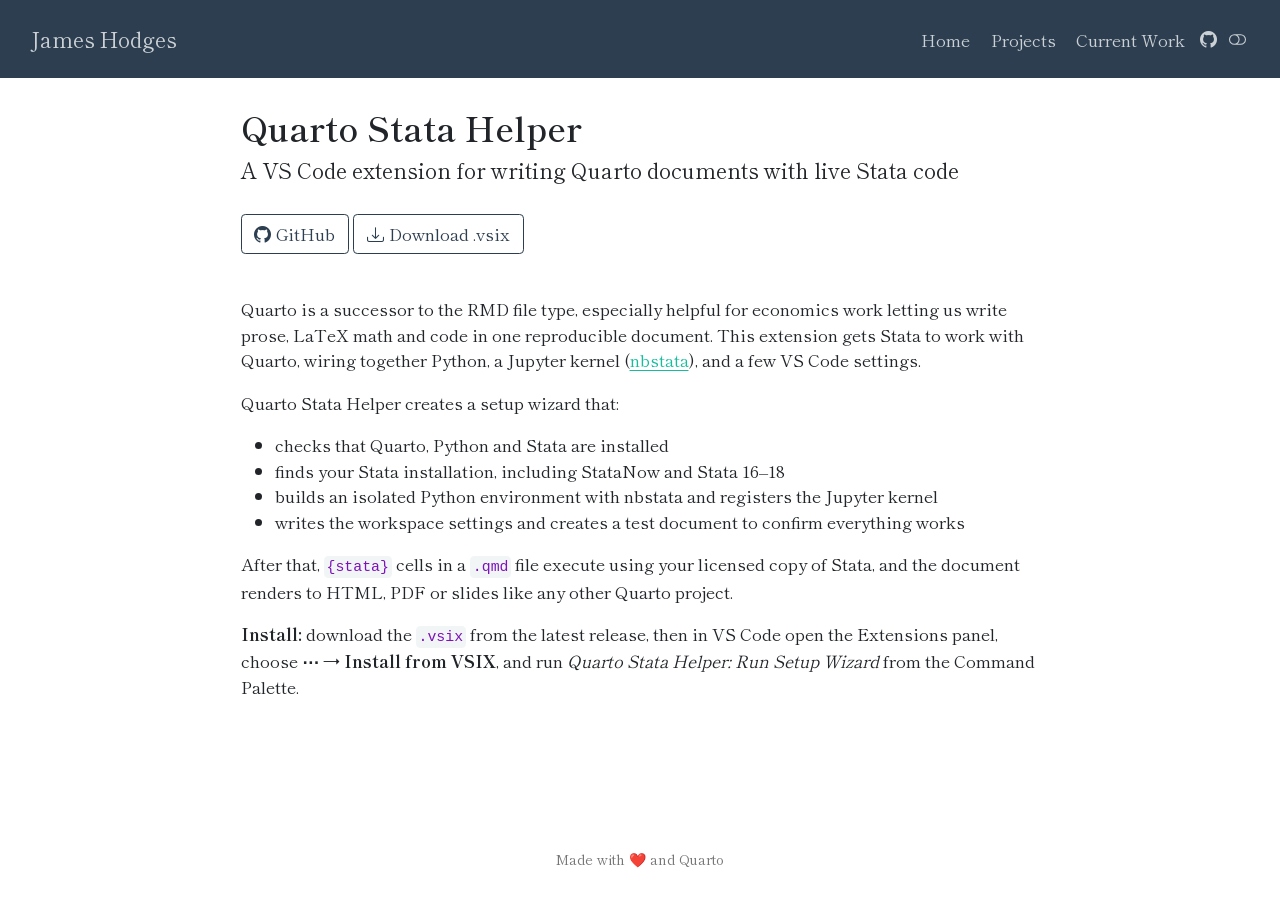
<file: docs/projects/quarto-stata-helper/index.html>
<!DOCTYPE html>
<html xmlns="http://www.w3.org/1999/xhtml" lang="en" xml:lang="en"><head>

<meta charset="utf-8">
<meta name="generator" content="quarto-1.8.27">

<meta name="viewport" content="width=device-width, initial-scale=1.0, user-scalable=yes">


<title>Quarto Stata Helper – James Hodges</title>
<style>
code{white-space: pre-wrap;}
span.smallcaps{font-variant: small-caps;}
div.columns{display: flex; gap: min(4vw, 1.5em);}
div.column{flex: auto; overflow-x: auto;}
div.hanging-indent{margin-left: 1.5em; text-indent: -1.5em;}
ul.task-list{list-style: none;}
ul.task-list li input[type="checkbox"] {
  width: 0.8em;
  margin: 0 0.8em 0.2em -1em; /* quarto-specific, see https://github.com/quarto-dev/quarto-cli/issues/4556 */ 
  vertical-align: middle;
}
</style>


<script src="../../site_libs/quarto-nav/quarto-nav.js"></script>
<script src="../../site_libs/quarto-nav/headroom.min.js"></script>
<script src="../../site_libs/clipboard/clipboard.min.js"></script>
<script src="../../site_libs/quarto-html/quarto.js" type="module"></script>
<script src="../../site_libs/quarto-html/tabsets/tabsets.js" type="module"></script>
<script src="../../site_libs/quarto-html/axe/axe-check.js" type="module"></script>
<script src="../../site_libs/quarto-html/popper.min.js"></script>
<script src="../../site_libs/quarto-html/tippy.umd.min.js"></script>
<script src="../../site_libs/quarto-html/anchor.min.js"></script>
<link href="../../site_libs/quarto-html/tippy.css" rel="stylesheet">
<link href="../../site_libs/quarto-html/quarto-syntax-highlighting-ed96de9b727972fe78a7b5d16c58bf87.css" rel="stylesheet" class="quarto-color-scheme" id="quarto-text-highlighting-styles">
<link href="../../site_libs/quarto-html/quarto-syntax-highlighting-dark-4d9afe2b8d18ee9fa5d0d57b5ed4214d.css" rel="stylesheet" class="quarto-color-scheme quarto-color-alternate" id="quarto-text-highlighting-styles">
<link href="../../site_libs/quarto-html/quarto-syntax-highlighting-ed96de9b727972fe78a7b5d16c58bf87.css" rel="stylesheet" class="quarto-color-scheme-extra" id="quarto-text-highlighting-styles">
<script src="../../site_libs/bootstrap/bootstrap.min.js"></script>
<link href="../../site_libs/bootstrap/bootstrap-icons.css" rel="stylesheet">
<link href="../../site_libs/bootstrap/bootstrap-e0085e4dbeda070b84b64c45e3e7e5b1.min.css" rel="stylesheet" append-hash="true" class="quarto-color-scheme" id="quarto-bootstrap" data-mode="light">
<link href="../../site_libs/bootstrap/bootstrap-dark-d606f89dc95e449d6c92cc5a0b72b55e.min.css" rel="stylesheet" append-hash="true" class="quarto-color-scheme quarto-color-alternate" id="quarto-bootstrap" data-mode="dark">
<link href="../../site_libs/bootstrap/bootstrap-e0085e4dbeda070b84b64c45e3e7e5b1.min.css" rel="stylesheet" append-hash="true" class="quarto-color-scheme-extra" id="quarto-bootstrap" data-mode="light">
<script id="quarto-search-options" type="application/json">{
  "language": {
    "search-no-results-text": "No results",
    "search-matching-documents-text": "matching documents",
    "search-copy-link-title": "Copy link to search",
    "search-hide-matches-text": "Hide additional matches",
    "search-more-match-text": "more match in this document",
    "search-more-matches-text": "more matches in this document",
    "search-clear-button-title": "Clear",
    "search-text-placeholder": "",
    "search-detached-cancel-button-title": "Cancel",
    "search-submit-button-title": "Submit",
    "search-label": "Search"
  }
}</script>


<meta property="og:title" content="Quarto Stata Helper – James Hodges">
<meta property="og:description" content="A VS Code extension for writing Quarto documents with live Stata code">
<meta property="og:image" content="https://jameshodges.cc/projects/quarto-stata-helper/thumbnail.png">
<meta property="og:site_name" content="James Hodges">
<meta property="og:image:height" content="750">
<meta property="og:image:width" content="1200">
</head>

<body class="nav-fixed fullcontent quarto-light"><script id="quarto-html-before-body" type="application/javascript">
    const toggleBodyColorMode = (bsSheetEl) => {
      const mode = bsSheetEl.getAttribute("data-mode");
      const bodyEl = window.document.querySelector("body");
      if (mode === "dark") {
        bodyEl.classList.add("quarto-dark");
        bodyEl.classList.remove("quarto-light");
      } else {
        bodyEl.classList.add("quarto-light");
        bodyEl.classList.remove("quarto-dark");
      }
    }
    const toggleBodyColorPrimary = () => {
      const bsSheetEl = window.document.querySelector("link#quarto-bootstrap:not([rel=disabled-stylesheet])");
      if (bsSheetEl) {
        toggleBodyColorMode(bsSheetEl);
      }
    }
    const setColorSchemeToggle = (alternate) => {
      const toggles = window.document.querySelectorAll('.quarto-color-scheme-toggle');
      for (let i=0; i < toggles.length; i++) {
        const toggle = toggles[i];
        if (toggle) {
          if (alternate) {
            toggle.classList.add("alternate");
          } else {
            toggle.classList.remove("alternate");
          }
        }
      }
    };
    const toggleColorMode = (alternate) => {
      // Switch the stylesheets
      const primaryStylesheets = window.document.querySelectorAll('link.quarto-color-scheme:not(.quarto-color-alternate)');
      const alternateStylesheets = window.document.querySelectorAll('link.quarto-color-scheme.quarto-color-alternate');
      manageTransitions('#quarto-margin-sidebar .nav-link', false);
      if (alternate) {
        // note: dark is layered on light, we don't disable primary!
        enableStylesheet(alternateStylesheets);
        for (const sheetNode of alternateStylesheets) {
          if (sheetNode.id === "quarto-bootstrap") {
            toggleBodyColorMode(sheetNode);
          }
        }
      } else {
        disableStylesheet(alternateStylesheets);
        enableStylesheet(primaryStylesheets)
        toggleBodyColorPrimary();
      }
      manageTransitions('#quarto-margin-sidebar .nav-link', true);
      // Switch the toggles
      setColorSchemeToggle(alternate)
      // Hack to workaround the fact that safari doesn't
      // properly recolor the scrollbar when toggling (#1455)
      if (navigator.userAgent.indexOf('Safari') > 0 && navigator.userAgent.indexOf('Chrome') == -1) {
        manageTransitions("body", false);
        window.scrollTo(0, 1);
        setTimeout(() => {
          window.scrollTo(0, 0);
          manageTransitions("body", true);
        }, 40);
      }
    }
    const disableStylesheet = (stylesheets) => {
      for (let i=0; i < stylesheets.length; i++) {
        const stylesheet = stylesheets[i];
        stylesheet.rel = 'disabled-stylesheet';
      }
    }
    const enableStylesheet = (stylesheets) => {
      for (let i=0; i < stylesheets.length; i++) {
        const stylesheet = stylesheets[i];
        if(stylesheet.rel !== 'stylesheet') { // for Chrome, which will still FOUC without this check
          stylesheet.rel = 'stylesheet';
        }
      }
    }
    const manageTransitions = (selector, allowTransitions) => {
      const els = window.document.querySelectorAll(selector);
      for (let i=0; i < els.length; i++) {
        const el = els[i];
        if (allowTransitions) {
          el.classList.remove('notransition');
        } else {
          el.classList.add('notransition');
        }
      }
    }
    const isFileUrl = () => {
      return window.location.protocol === 'file:';
    }
    const hasAlternateSentinel = () => {
      let styleSentinel = getColorSchemeSentinel();
      if (styleSentinel !== null) {
        return styleSentinel === "alternate";
      } else {
        return false;
      }
    }
    const setStyleSentinel = (alternate) => {
      const value = alternate ? "alternate" : "default";
      if (!isFileUrl()) {
        window.localStorage.setItem("quarto-color-scheme", value);
      } else {
        localAlternateSentinel = value;
      }
    }
    const getColorSchemeSentinel = () => {
      if (!isFileUrl()) {
        const storageValue = window.localStorage.getItem("quarto-color-scheme");
        return storageValue != null ? storageValue : localAlternateSentinel;
      } else {
        return localAlternateSentinel;
      }
    }
    const toggleGiscusIfUsed = (isAlternate, darkModeDefault) => {
      const baseTheme = document.querySelector('#giscus-base-theme')?.value ?? 'light';
      const alternateTheme = document.querySelector('#giscus-alt-theme')?.value ?? 'dark';
      let newTheme = '';
      if(authorPrefersDark) {
        newTheme = isAlternate ? baseTheme : alternateTheme;
      } else {
        newTheme = isAlternate ? alternateTheme : baseTheme;
      }
      const changeGiscusTheme = () => {
        // From: https://github.com/giscus/giscus/issues/336
        const sendMessage = (message) => {
          const iframe = document.querySelector('iframe.giscus-frame');
          if (!iframe) return;
          iframe.contentWindow.postMessage({ giscus: message }, 'https://giscus.app');
        }
        sendMessage({
          setConfig: {
            theme: newTheme
          }
        });
      }
      const isGiscussLoaded = window.document.querySelector('iframe.giscus-frame') !== null;
      if (isGiscussLoaded) {
        changeGiscusTheme();
      }
    };
    const authorPrefersDark = false;
    const queryPrefersDark = window.matchMedia('(prefers-color-scheme: dark)');
    const darkModeDefault = queryPrefersDark.matches;
      document.querySelector('link#quarto-text-highlighting-styles.quarto-color-scheme-extra').rel = 'disabled-stylesheet';
      document.querySelector('link#quarto-bootstrap.quarto-color-scheme-extra').rel = 'disabled-stylesheet';
    let localAlternateSentinel = darkModeDefault ? 'alternate' : 'default';
    // Dark / light mode switch
    window.quartoToggleColorScheme = () => {
      // Read the current dark / light value
      let toAlternate = !hasAlternateSentinel();
      toggleColorMode(toAlternate);
      setStyleSentinel(toAlternate);
      toggleGiscusIfUsed(toAlternate, darkModeDefault);
      window.dispatchEvent(new Event('resize'));
    };
    queryPrefersDark.addEventListener("change", e => {
      if(window.localStorage.getItem("quarto-color-scheme") !== null)
        return;
      const alternate = e.matches
      toggleColorMode(alternate);
      localAlternateSentinel = e.matches ? 'alternate' : 'default'; // this is used alongside local storage!
      toggleGiscusIfUsed(alternate, darkModeDefault);
    });
    // Switch to dark mode if need be
    if (hasAlternateSentinel()) {
      toggleColorMode(true);
    } else {
      toggleColorMode(false);
    }
  </script>

<div id="quarto-search-results"></div>
  <header id="quarto-header" class="headroom fixed-top">
    <nav class="navbar navbar-expand-lg " data-bs-theme="dark">
      <div class="navbar-container container-fluid">
      <div class="navbar-brand-container mx-auto">
    <a class="navbar-brand" href="../../index.html">
    <span class="navbar-title">James Hodges</span>
    </a>
  </div>
          <button class="navbar-toggler" type="button" data-bs-toggle="collapse" data-bs-target="#navbarCollapse" aria-controls="navbarCollapse" role="menu" aria-expanded="false" aria-label="Toggle navigation" onclick="if (window.quartoToggleHeadroom) { window.quartoToggleHeadroom(); }">
  <span class="navbar-toggler-icon"></span>
</button>
          <div class="collapse navbar-collapse" id="navbarCollapse">
            <ul class="navbar-nav navbar-nav-scroll ms-auto">
  <li class="nav-item">
    <a class="nav-link" href="../../index.html"> 
<span class="menu-text">Home</span></a>
  </li>  
  <li class="nav-item">
    <a class="nav-link" href="../../projects/index.html"> 
<span class="menu-text">Projects</span></a>
  </li>  
  <li class="nav-item">
    <a class="nav-link" href="../../current_work.html"> 
<span class="menu-text">Current Work</span></a>
  </li>  
</ul>
          </div> <!-- /navcollapse -->
            <div class="quarto-navbar-tools">
    <a href="https://github.com/James-Hodges" title="Github" class="quarto-navigation-tool px-1" aria-label="Github"><i class="bi bi-github"></i></a>
  <a href="" class="quarto-color-scheme-toggle quarto-navigation-tool  px-1" onclick="window.quartoToggleColorScheme(); return false;" title="Toggle dark mode"><i class="bi"></i></a>
</div>
      </div> <!-- /container-fluid -->
    </nav>
</header>
<!-- content -->
<div id="quarto-content" class="quarto-container page-columns page-rows-contents page-layout-article page-navbar">
<!-- sidebar -->
<!-- margin-sidebar -->
    
<!-- main -->
<main class="content" id="quarto-document-content">


<header id="title-block-header" class="quarto-title-block default">
<div class="quarto-title">
<h1 class="title">Quarto Stata Helper</h1>
<p class="subtitle lead">A VS Code extension for writing Quarto documents with live Stata code</p>
</div>



<div class="quarto-title-meta">

    
  
    
  </div>
  


</header>


<div class="project-links">
<p><a class="btn btn-outline-primary" href="https://github.com/James-Hodges/quarto-stata-helper"><i class="bi bi-github"></i>GitHub</a> <a class="btn btn-outline-primary" href="https://github.com/James-Hodges/quarto-stata-helper/releases/latest"><i class="bi bi-download"></i>Download .vsix</a></p>
</div>
<p>Quarto is a successor to the RMD file type, especially helpful for economics work letting us write prose, LaTeX math and code in one reproducible document. This extension gets Stata to work with Quarto, wiring together Python, a Jupyter kernel (<a href="https://github.com/hugetim/nbstata">nbstata</a>), and a few VS Code settings.</p>
<p>Quarto Stata Helper creates a setup wizard that:</p>
<ul>
<li>checks that Quarto, Python and Stata are installed</li>
<li>finds your Stata installation, including StataNow and Stata 16–18</li>
<li>builds an isolated Python environment with nbstata and registers the Jupyter kernel</li>
<li>writes the workspace settings and creates a test document to confirm everything works</li>
</ul>
<p>After that, <code>{stata}</code> cells in a <code>.qmd</code> file execute using your licensed copy of Stata, and the document renders to HTML, PDF or slides like any other Quarto project.</p>
<p><strong>Install:</strong> download the <code>.vsix</code> from the latest release, then in VS Code open the Extensions panel, choose <strong>⋯ → Install from VSIX</strong>, and run <em>Quarto Stata Helper: Run Setup Wizard</em> from the Command Palette.</p>



</main> <!-- /main -->
<script id="quarto-html-after-body" type="application/javascript">
  window.document.addEventListener("DOMContentLoaded", function (event) {
    // Ensure there is a toggle, if there isn't float one in the top right
    if (window.document.querySelector('.quarto-color-scheme-toggle') === null) {
      const a = window.document.createElement('a');
      a.classList.add('top-right');
      a.classList.add('quarto-color-scheme-toggle');
      a.href = "";
      a.onclick = function() { try { window.quartoToggleColorScheme(); } catch {} return false; };
      const i = window.document.createElement("i");
      i.classList.add('bi');
      a.appendChild(i);
      window.document.body.appendChild(a);
    }
    setColorSchemeToggle(hasAlternateSentinel())
    const icon = "";
    const anchorJS = new window.AnchorJS();
    anchorJS.options = {
      placement: 'right',
      icon: icon
    };
    anchorJS.add('.anchored');
    const isCodeAnnotation = (el) => {
      for (const clz of el.classList) {
        if (clz.startsWith('code-annotation-')) {                     
          return true;
        }
      }
      return false;
    }
    const onCopySuccess = function(e) {
      // button target
      const button = e.trigger;
      // don't keep focus
      button.blur();
      // flash "checked"
      button.classList.add('code-copy-button-checked');
      var currentTitle = button.getAttribute("title");
      button.setAttribute("title", "Copied!");
      let tooltip;
      if (window.bootstrap) {
        button.setAttribute("data-bs-toggle", "tooltip");
        button.setAttribute("data-bs-placement", "left");
        button.setAttribute("data-bs-title", "Copied!");
        tooltip = new bootstrap.Tooltip(button, 
          { trigger: "manual", 
            customClass: "code-copy-button-tooltip",
            offset: [0, -8]});
        tooltip.show();    
      }
      setTimeout(function() {
        if (tooltip) {
          tooltip.hide();
          button.removeAttribute("data-bs-title");
          button.removeAttribute("data-bs-toggle");
          button.removeAttribute("data-bs-placement");
        }
        button.setAttribute("title", currentTitle);
        button.classList.remove('code-copy-button-checked');
      }, 1000);
      // clear code selection
      e.clearSelection();
    }
    const getTextToCopy = function(trigger) {
      const outerScaffold = trigger.parentElement.cloneNode(true);
      const codeEl = outerScaffold.querySelector('code');
      for (const childEl of codeEl.children) {
        if (isCodeAnnotation(childEl)) {
          childEl.remove();
        }
      }
      return codeEl.innerText;
    }
    const clipboard = new window.ClipboardJS('.code-copy-button:not([data-in-quarto-modal])', {
      text: getTextToCopy
    });
    clipboard.on('success', onCopySuccess);
    if (window.document.getElementById('quarto-embedded-source-code-modal')) {
      const clipboardModal = new window.ClipboardJS('.code-copy-button[data-in-quarto-modal]', {
        text: getTextToCopy,
        container: window.document.getElementById('quarto-embedded-source-code-modal')
      });
      clipboardModal.on('success', onCopySuccess);
    }
      var localhostRegex = new RegExp(/^(?:http|https):\/\/localhost\:?[0-9]*\//);
      var mailtoRegex = new RegExp(/^mailto:/);
        var filterRegex = new RegExp("https:\/\/jameshodges\.cc");
      var isInternal = (href) => {
          return filterRegex.test(href) || localhostRegex.test(href) || mailtoRegex.test(href);
      }
      // Inspect non-navigation links and adorn them if external
     var links = window.document.querySelectorAll('a[href]:not(.nav-link):not(.navbar-brand):not(.toc-action):not(.sidebar-link):not(.sidebar-item-toggle):not(.pagination-link):not(.no-external):not([aria-hidden]):not(.dropdown-item):not(.quarto-navigation-tool):not(.about-link)');
      for (var i=0; i<links.length; i++) {
        const link = links[i];
        if (!isInternal(link.href)) {
          // undo the damage that might have been done by quarto-nav.js in the case of
          // links that we want to consider external
          if (link.dataset.originalHref !== undefined) {
            link.href = link.dataset.originalHref;
          }
        }
      }
    function tippyHover(el, contentFn, onTriggerFn, onUntriggerFn) {
      const config = {
        allowHTML: true,
        maxWidth: 500,
        delay: 100,
        arrow: false,
        appendTo: function(el) {
            return el.parentElement;
        },
        interactive: true,
        interactiveBorder: 10,
        theme: 'quarto',
        placement: 'bottom-start',
      };
      if (contentFn) {
        config.content = contentFn;
      }
      if (onTriggerFn) {
        config.onTrigger = onTriggerFn;
      }
      if (onUntriggerFn) {
        config.onUntrigger = onUntriggerFn;
      }
      window.tippy(el, config); 
    }
    const noterefs = window.document.querySelectorAll('a[role="doc-noteref"]');
    for (var i=0; i<noterefs.length; i++) {
      const ref = noterefs[i];
      tippyHover(ref, function() {
        // use id or data attribute instead here
        let href = ref.getAttribute('data-footnote-href') || ref.getAttribute('href');
        try { href = new URL(href).hash; } catch {}
        const id = href.replace(/^#\/?/, "");
        const note = window.document.getElementById(id);
        if (note) {
          return note.innerHTML;
        } else {
          return "";
        }
      });
    }
    const xrefs = window.document.querySelectorAll('a.quarto-xref');
    const processXRef = (id, note) => {
      // Strip column container classes
      const stripColumnClz = (el) => {
        el.classList.remove("page-full", "page-columns");
        if (el.children) {
          for (const child of el.children) {
            stripColumnClz(child);
          }
        }
      }
      stripColumnClz(note)
      if (id === null || id.startsWith('sec-')) {
        // Special case sections, only their first couple elements
        const container = document.createElement("div");
        if (note.children && note.children.length > 2) {
          container.appendChild(note.children[0].cloneNode(true));
          for (let i = 1; i < note.children.length; i++) {
            const child = note.children[i];
            if (child.tagName === "P" && child.innerText === "") {
              continue;
            } else {
              container.appendChild(child.cloneNode(true));
              break;
            }
          }
          if (window.Quarto?.typesetMath) {
            window.Quarto.typesetMath(container);
          }
          return container.innerHTML
        } else {
          if (window.Quarto?.typesetMath) {
            window.Quarto.typesetMath(note);
          }
          return note.innerHTML;
        }
      } else {
        // Remove any anchor links if they are present
        const anchorLink = note.querySelector('a.anchorjs-link');
        if (anchorLink) {
          anchorLink.remove();
        }
        if (window.Quarto?.typesetMath) {
          window.Quarto.typesetMath(note);
        }
        if (note.classList.contains("callout")) {
          return note.outerHTML;
        } else {
          return note.innerHTML;
        }
      }
    }
    for (var i=0; i<xrefs.length; i++) {
      const xref = xrefs[i];
      tippyHover(xref, undefined, function(instance) {
        instance.disable();
        let url = xref.getAttribute('href');
        let hash = undefined; 
        if (url.startsWith('#')) {
          hash = url;
        } else {
          try { hash = new URL(url).hash; } catch {}
        }
        if (hash) {
          const id = hash.replace(/^#\/?/, "");
          const note = window.document.getElementById(id);
          if (note !== null) {
            try {
              const html = processXRef(id, note.cloneNode(true));
              instance.setContent(html);
            } finally {
              instance.enable();
              instance.show();
            }
          } else {
            // See if we can fetch this
            fetch(url.split('#')[0])
            .then(res => res.text())
            .then(html => {
              const parser = new DOMParser();
              const htmlDoc = parser.parseFromString(html, "text/html");
              const note = htmlDoc.getElementById(id);
              if (note !== null) {
                const html = processXRef(id, note);
                instance.setContent(html);
              } 
            }).finally(() => {
              instance.enable();
              instance.show();
            });
          }
        } else {
          // See if we can fetch a full url (with no hash to target)
          // This is a special case and we should probably do some content thinning / targeting
          fetch(url)
          .then(res => res.text())
          .then(html => {
            const parser = new DOMParser();
            const htmlDoc = parser.parseFromString(html, "text/html");
            const note = htmlDoc.querySelector('main.content');
            if (note !== null) {
              // This should only happen for chapter cross references
              // (since there is no id in the URL)
              // remove the first header
              if (note.children.length > 0 && note.children[0].tagName === "HEADER") {
                note.children[0].remove();
              }
              const html = processXRef(null, note);
              instance.setContent(html);
            } 
          }).finally(() => {
            instance.enable();
            instance.show();
          });
        }
      }, function(instance) {
      });
    }
        let selectedAnnoteEl;
        const selectorForAnnotation = ( cell, annotation) => {
          let cellAttr = 'data-code-cell="' + cell + '"';
          let lineAttr = 'data-code-annotation="' +  annotation + '"';
          const selector = 'span[' + cellAttr + '][' + lineAttr + ']';
          return selector;
        }
        const selectCodeLines = (annoteEl) => {
          const doc = window.document;
          const targetCell = annoteEl.getAttribute("data-target-cell");
          const targetAnnotation = annoteEl.getAttribute("data-target-annotation");
          const annoteSpan = window.document.querySelector(selectorForAnnotation(targetCell, targetAnnotation));
          const lines = annoteSpan.getAttribute("data-code-lines").split(",");
          const lineIds = lines.map((line) => {
            return targetCell + "-" + line;
          })
          let top = null;
          let height = null;
          let parent = null;
          if (lineIds.length > 0) {
              //compute the position of the single el (top and bottom and make a div)
              const el = window.document.getElementById(lineIds[0]);
              top = el.offsetTop;
              height = el.offsetHeight;
              parent = el.parentElement.parentElement;
            if (lineIds.length > 1) {
              const lastEl = window.document.getElementById(lineIds[lineIds.length - 1]);
              const bottom = lastEl.offsetTop + lastEl.offsetHeight;
              height = bottom - top;
            }
            if (top !== null && height !== null && parent !== null) {
              // cook up a div (if necessary) and position it 
              let div = window.document.getElementById("code-annotation-line-highlight");
              if (div === null) {
                div = window.document.createElement("div");
                div.setAttribute("id", "code-annotation-line-highlight");
                div.style.position = 'absolute';
                parent.appendChild(div);
              }
              div.style.top = top - 2 + "px";
              div.style.height = height + 4 + "px";
              div.style.left = 0;
              let gutterDiv = window.document.getElementById("code-annotation-line-highlight-gutter");
              if (gutterDiv === null) {
                gutterDiv = window.document.createElement("div");
                gutterDiv.setAttribute("id", "code-annotation-line-highlight-gutter");
                gutterDiv.style.position = 'absolute';
                const codeCell = window.document.getElementById(targetCell);
                const gutter = codeCell.querySelector('.code-annotation-gutter');
                gutter.appendChild(gutterDiv);
              }
              gutterDiv.style.top = top - 2 + "px";
              gutterDiv.style.height = height + 4 + "px";
            }
            selectedAnnoteEl = annoteEl;
          }
        };
        const unselectCodeLines = () => {
          const elementsIds = ["code-annotation-line-highlight", "code-annotation-line-highlight-gutter"];
          elementsIds.forEach((elId) => {
            const div = window.document.getElementById(elId);
            if (div) {
              div.remove();
            }
          });
          selectedAnnoteEl = undefined;
        };
          // Handle positioning of the toggle
      window.addEventListener(
        "resize",
        throttle(() => {
          elRect = undefined;
          if (selectedAnnoteEl) {
            selectCodeLines(selectedAnnoteEl);
          }
        }, 10)
      );
      function throttle(fn, ms) {
      let throttle = false;
      let timer;
        return (...args) => {
          if(!throttle) { // first call gets through
              fn.apply(this, args);
              throttle = true;
          } else { // all the others get throttled
              if(timer) clearTimeout(timer); // cancel #2
              timer = setTimeout(() => {
                fn.apply(this, args);
                timer = throttle = false;
              }, ms);
          }
        };
      }
        // Attach click handler to the DT
        const annoteDls = window.document.querySelectorAll('dt[data-target-cell]');
        for (const annoteDlNode of annoteDls) {
          annoteDlNode.addEventListener('click', (event) => {
            const clickedEl = event.target;
            if (clickedEl !== selectedAnnoteEl) {
              unselectCodeLines();
              const activeEl = window.document.querySelector('dt[data-target-cell].code-annotation-active');
              if (activeEl) {
                activeEl.classList.remove('code-annotation-active');
              }
              selectCodeLines(clickedEl);
              clickedEl.classList.add('code-annotation-active');
            } else {
              // Unselect the line
              unselectCodeLines();
              clickedEl.classList.remove('code-annotation-active');
            }
          });
        }
    const findCites = (el) => {
      const parentEl = el.parentElement;
      if (parentEl) {
        const cites = parentEl.dataset.cites;
        if (cites) {
          return {
            el,
            cites: cites.split(' ')
          };
        } else {
          return findCites(el.parentElement)
        }
      } else {
        return undefined;
      }
    };
    var bibliorefs = window.document.querySelectorAll('a[role="doc-biblioref"]');
    for (var i=0; i<bibliorefs.length; i++) {
      const ref = bibliorefs[i];
      const citeInfo = findCites(ref);
      if (citeInfo) {
        tippyHover(citeInfo.el, function() {
          var popup = window.document.createElement('div');
          citeInfo.cites.forEach(function(cite) {
            var citeDiv = window.document.createElement('div');
            citeDiv.classList.add('hanging-indent');
            citeDiv.classList.add('csl-entry');
            var biblioDiv = window.document.getElementById('ref-' + cite);
            if (biblioDiv) {
              citeDiv.innerHTML = biblioDiv.innerHTML;
            }
            popup.appendChild(citeDiv);
          });
          return popup.innerHTML;
        });
      }
    }
  });
  </script>
</div> <!-- /content -->
<footer class="footer">
  <div class="nav-footer">
    <div class="nav-footer-left">
      &nbsp;
    </div>   
    <div class="nav-footer-center">
<p>Made with ❤️ and Quarto</p>
</div>
    <div class="nav-footer-right">
      &nbsp;
    </div>
  </div>
</footer>




</body></html>
</file>
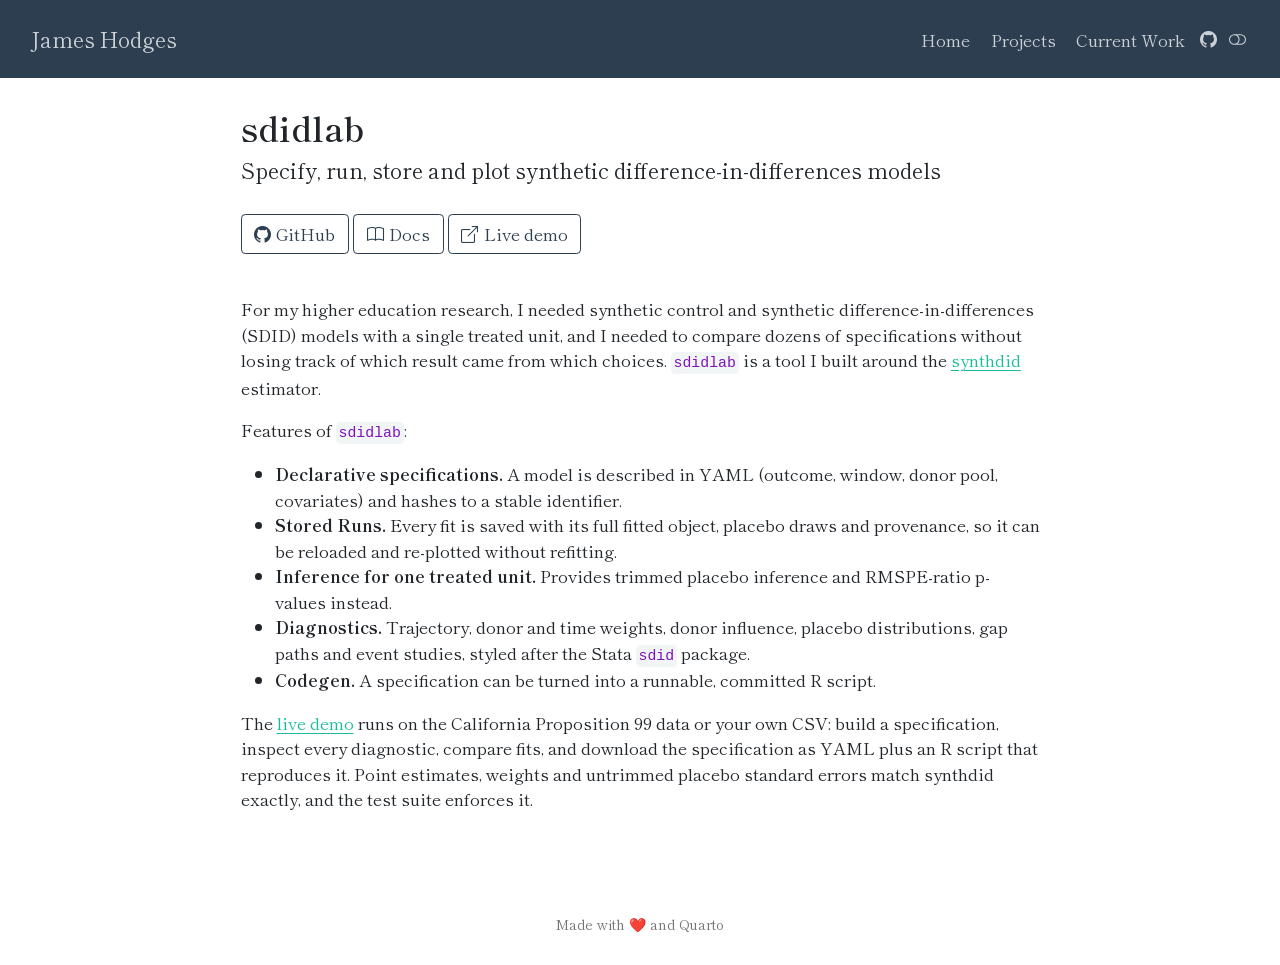
<file: docs/projects/sdidlab/index.html>
<!DOCTYPE html>
<html xmlns="http://www.w3.org/1999/xhtml" lang="en" xml:lang="en"><head>

<meta charset="utf-8">
<meta name="generator" content="quarto-1.8.27">

<meta name="viewport" content="width=device-width, initial-scale=1.0, user-scalable=yes">


<title>sdidlab – James Hodges</title>
<style>
code{white-space: pre-wrap;}
span.smallcaps{font-variant: small-caps;}
div.columns{display: flex; gap: min(4vw, 1.5em);}
div.column{flex: auto; overflow-x: auto;}
div.hanging-indent{margin-left: 1.5em; text-indent: -1.5em;}
ul.task-list{list-style: none;}
ul.task-list li input[type="checkbox"] {
  width: 0.8em;
  margin: 0 0.8em 0.2em -1em; /* quarto-specific, see https://github.com/quarto-dev/quarto-cli/issues/4556 */ 
  vertical-align: middle;
}
</style>


<script src="../../site_libs/quarto-nav/quarto-nav.js"></script>
<script src="../../site_libs/quarto-nav/headroom.min.js"></script>
<script src="../../site_libs/clipboard/clipboard.min.js"></script>
<script src="../../site_libs/quarto-html/quarto.js" type="module"></script>
<script src="../../site_libs/quarto-html/tabsets/tabsets.js" type="module"></script>
<script src="../../site_libs/quarto-html/axe/axe-check.js" type="module"></script>
<script src="../../site_libs/quarto-html/popper.min.js"></script>
<script src="../../site_libs/quarto-html/tippy.umd.min.js"></script>
<script src="../../site_libs/quarto-html/anchor.min.js"></script>
<link href="../../site_libs/quarto-html/tippy.css" rel="stylesheet">
<link href="../../site_libs/quarto-html/quarto-syntax-highlighting-ed96de9b727972fe78a7b5d16c58bf87.css" rel="stylesheet" class="quarto-color-scheme" id="quarto-text-highlighting-styles">
<link href="../../site_libs/quarto-html/quarto-syntax-highlighting-dark-4d9afe2b8d18ee9fa5d0d57b5ed4214d.css" rel="stylesheet" class="quarto-color-scheme quarto-color-alternate" id="quarto-text-highlighting-styles">
<link href="../../site_libs/quarto-html/quarto-syntax-highlighting-ed96de9b727972fe78a7b5d16c58bf87.css" rel="stylesheet" class="quarto-color-scheme-extra" id="quarto-text-highlighting-styles">
<script src="../../site_libs/bootstrap/bootstrap.min.js"></script>
<link href="../../site_libs/bootstrap/bootstrap-icons.css" rel="stylesheet">
<link href="../../site_libs/bootstrap/bootstrap-e0085e4dbeda070b84b64c45e3e7e5b1.min.css" rel="stylesheet" append-hash="true" class="quarto-color-scheme" id="quarto-bootstrap" data-mode="light">
<link href="../../site_libs/bootstrap/bootstrap-dark-d606f89dc95e449d6c92cc5a0b72b55e.min.css" rel="stylesheet" append-hash="true" class="quarto-color-scheme quarto-color-alternate" id="quarto-bootstrap" data-mode="dark">
<link href="../../site_libs/bootstrap/bootstrap-e0085e4dbeda070b84b64c45e3e7e5b1.min.css" rel="stylesheet" append-hash="true" class="quarto-color-scheme-extra" id="quarto-bootstrap" data-mode="light">
<script id="quarto-search-options" type="application/json">{
  "language": {
    "search-no-results-text": "No results",
    "search-matching-documents-text": "matching documents",
    "search-copy-link-title": "Copy link to search",
    "search-hide-matches-text": "Hide additional matches",
    "search-more-match-text": "more match in this document",
    "search-more-matches-text": "more matches in this document",
    "search-clear-button-title": "Clear",
    "search-text-placeholder": "",
    "search-detached-cancel-button-title": "Cancel",
    "search-submit-button-title": "Submit",
    "search-label": "Search"
  }
}</script>


<meta property="og:title" content="sdidlab – James Hodges">
<meta property="og:description" content="Specify, run, store and plot synthetic difference-in-differences models">
<meta property="og:image" content="https://jameshodges.cc/projects/sdidlab/thumbnail.png">
<meta property="og:site_name" content="James Hodges">
<meta property="og:image:height" content="750">
<meta property="og:image:width" content="1200">
</head>

<body class="nav-fixed fullcontent quarto-light"><script id="quarto-html-before-body" type="application/javascript">
    const toggleBodyColorMode = (bsSheetEl) => {
      const mode = bsSheetEl.getAttribute("data-mode");
      const bodyEl = window.document.querySelector("body");
      if (mode === "dark") {
        bodyEl.classList.add("quarto-dark");
        bodyEl.classList.remove("quarto-light");
      } else {
        bodyEl.classList.add("quarto-light");
        bodyEl.classList.remove("quarto-dark");
      }
    }
    const toggleBodyColorPrimary = () => {
      const bsSheetEl = window.document.querySelector("link#quarto-bootstrap:not([rel=disabled-stylesheet])");
      if (bsSheetEl) {
        toggleBodyColorMode(bsSheetEl);
      }
    }
    const setColorSchemeToggle = (alternate) => {
      const toggles = window.document.querySelectorAll('.quarto-color-scheme-toggle');
      for (let i=0; i < toggles.length; i++) {
        const toggle = toggles[i];
        if (toggle) {
          if (alternate) {
            toggle.classList.add("alternate");
          } else {
            toggle.classList.remove("alternate");
          }
        }
      }
    };
    const toggleColorMode = (alternate) => {
      // Switch the stylesheets
      const primaryStylesheets = window.document.querySelectorAll('link.quarto-color-scheme:not(.quarto-color-alternate)');
      const alternateStylesheets = window.document.querySelectorAll('link.quarto-color-scheme.quarto-color-alternate');
      manageTransitions('#quarto-margin-sidebar .nav-link', false);
      if (alternate) {
        // note: dark is layered on light, we don't disable primary!
        enableStylesheet(alternateStylesheets);
        for (const sheetNode of alternateStylesheets) {
          if (sheetNode.id === "quarto-bootstrap") {
            toggleBodyColorMode(sheetNode);
          }
        }
      } else {
        disableStylesheet(alternateStylesheets);
        enableStylesheet(primaryStylesheets)
        toggleBodyColorPrimary();
      }
      manageTransitions('#quarto-margin-sidebar .nav-link', true);
      // Switch the toggles
      setColorSchemeToggle(alternate)
      // Hack to workaround the fact that safari doesn't
      // properly recolor the scrollbar when toggling (#1455)
      if (navigator.userAgent.indexOf('Safari') > 0 && navigator.userAgent.indexOf('Chrome') == -1) {
        manageTransitions("body", false);
        window.scrollTo(0, 1);
        setTimeout(() => {
          window.scrollTo(0, 0);
          manageTransitions("body", true);
        }, 40);
      }
    }
    const disableStylesheet = (stylesheets) => {
      for (let i=0; i < stylesheets.length; i++) {
        const stylesheet = stylesheets[i];
        stylesheet.rel = 'disabled-stylesheet';
      }
    }
    const enableStylesheet = (stylesheets) => {
      for (let i=0; i < stylesheets.length; i++) {
        const stylesheet = stylesheets[i];
        if(stylesheet.rel !== 'stylesheet') { // for Chrome, which will still FOUC without this check
          stylesheet.rel = 'stylesheet';
        }
      }
    }
    const manageTransitions = (selector, allowTransitions) => {
      const els = window.document.querySelectorAll(selector);
      for (let i=0; i < els.length; i++) {
        const el = els[i];
        if (allowTransitions) {
          el.classList.remove('notransition');
        } else {
          el.classList.add('notransition');
        }
      }
    }
    const isFileUrl = () => {
      return window.location.protocol === 'file:';
    }
    const hasAlternateSentinel = () => {
      let styleSentinel = getColorSchemeSentinel();
      if (styleSentinel !== null) {
        return styleSentinel === "alternate";
      } else {
        return false;
      }
    }
    const setStyleSentinel = (alternate) => {
      const value = alternate ? "alternate" : "default";
      if (!isFileUrl()) {
        window.localStorage.setItem("quarto-color-scheme", value);
      } else {
        localAlternateSentinel = value;
      }
    }
    const getColorSchemeSentinel = () => {
      if (!isFileUrl()) {
        const storageValue = window.localStorage.getItem("quarto-color-scheme");
        return storageValue != null ? storageValue : localAlternateSentinel;
      } else {
        return localAlternateSentinel;
      }
    }
    const toggleGiscusIfUsed = (isAlternate, darkModeDefault) => {
      const baseTheme = document.querySelector('#giscus-base-theme')?.value ?? 'light';
      const alternateTheme = document.querySelector('#giscus-alt-theme')?.value ?? 'dark';
      let newTheme = '';
      if(authorPrefersDark) {
        newTheme = isAlternate ? baseTheme : alternateTheme;
      } else {
        newTheme = isAlternate ? alternateTheme : baseTheme;
      }
      const changeGiscusTheme = () => {
        // From: https://github.com/giscus/giscus/issues/336
        const sendMessage = (message) => {
          const iframe = document.querySelector('iframe.giscus-frame');
          if (!iframe) return;
          iframe.contentWindow.postMessage({ giscus: message }, 'https://giscus.app');
        }
        sendMessage({
          setConfig: {
            theme: newTheme
          }
        });
      }
      const isGiscussLoaded = window.document.querySelector('iframe.giscus-frame') !== null;
      if (isGiscussLoaded) {
        changeGiscusTheme();
      }
    };
    const authorPrefersDark = false;
    const queryPrefersDark = window.matchMedia('(prefers-color-scheme: dark)');
    const darkModeDefault = queryPrefersDark.matches;
      document.querySelector('link#quarto-text-highlighting-styles.quarto-color-scheme-extra').rel = 'disabled-stylesheet';
      document.querySelector('link#quarto-bootstrap.quarto-color-scheme-extra').rel = 'disabled-stylesheet';
    let localAlternateSentinel = darkModeDefault ? 'alternate' : 'default';
    // Dark / light mode switch
    window.quartoToggleColorScheme = () => {
      // Read the current dark / light value
      let toAlternate = !hasAlternateSentinel();
      toggleColorMode(toAlternate);
      setStyleSentinel(toAlternate);
      toggleGiscusIfUsed(toAlternate, darkModeDefault);
      window.dispatchEvent(new Event('resize'));
    };
    queryPrefersDark.addEventListener("change", e => {
      if(window.localStorage.getItem("quarto-color-scheme") !== null)
        return;
      const alternate = e.matches
      toggleColorMode(alternate);
      localAlternateSentinel = e.matches ? 'alternate' : 'default'; // this is used alongside local storage!
      toggleGiscusIfUsed(alternate, darkModeDefault);
    });
    // Switch to dark mode if need be
    if (hasAlternateSentinel()) {
      toggleColorMode(true);
    } else {
      toggleColorMode(false);
    }
  </script>

<div id="quarto-search-results"></div>
  <header id="quarto-header" class="headroom fixed-top">
    <nav class="navbar navbar-expand-lg " data-bs-theme="dark">
      <div class="navbar-container container-fluid">
      <div class="navbar-brand-container mx-auto">
    <a class="navbar-brand" href="../../index.html">
    <span class="navbar-title">James Hodges</span>
    </a>
  </div>
          <button class="navbar-toggler" type="button" data-bs-toggle="collapse" data-bs-target="#navbarCollapse" aria-controls="navbarCollapse" role="menu" aria-expanded="false" aria-label="Toggle navigation" onclick="if (window.quartoToggleHeadroom) { window.quartoToggleHeadroom(); }">
  <span class="navbar-toggler-icon"></span>
</button>
          <div class="collapse navbar-collapse" id="navbarCollapse">
            <ul class="navbar-nav navbar-nav-scroll ms-auto">
  <li class="nav-item">
    <a class="nav-link" href="../../index.html"> 
<span class="menu-text">Home</span></a>
  </li>  
  <li class="nav-item">
    <a class="nav-link" href="../../projects/index.html"> 
<span class="menu-text">Projects</span></a>
  </li>  
  <li class="nav-item">
    <a class="nav-link" href="../../current_work.html"> 
<span class="menu-text">Current Work</span></a>
  </li>  
</ul>
          </div> <!-- /navcollapse -->
            <div class="quarto-navbar-tools">
    <a href="https://github.com/James-Hodges" title="Github" class="quarto-navigation-tool px-1" aria-label="Github"><i class="bi bi-github"></i></a>
  <a href="" class="quarto-color-scheme-toggle quarto-navigation-tool  px-1" onclick="window.quartoToggleColorScheme(); return false;" title="Toggle dark mode"><i class="bi"></i></a>
</div>
      </div> <!-- /container-fluid -->
    </nav>
</header>
<!-- content -->
<div id="quarto-content" class="quarto-container page-columns page-rows-contents page-layout-article page-navbar">
<!-- sidebar -->
<!-- margin-sidebar -->
    
<!-- main -->
<main class="content" id="quarto-document-content">


<header id="title-block-header" class="quarto-title-block default">
<div class="quarto-title">
<h1 class="title">sdidlab</h1>
<p class="subtitle lead">Specify, run, store and plot synthetic difference-in-differences models</p>
</div>



<div class="quarto-title-meta">

    
  
    
  </div>
  


</header>


<div class="project-links">
<p><a class="btn btn-outline-primary" href="https://github.com/James-Hodges/sdidlab"><i class="bi bi-github"></i>GitHub</a> <a class="btn btn-outline-primary" href="https://james-hodges.github.io/sdidlab/"><i class="bi bi-book"></i>Docs</a> <a class="btn btn-outline-primary" href="https://lhi5zd-james-h.shinyapps.io/sdidlab-demo/"><i class="bi bi-box-arrow-up-right"></i>Live demo</a></p>
</div>
<p>For my higher education research, I needed synthetic control and synthetic difference-in-differences (SDID) models with a single treated unit, and I needed to compare dozens of specifications without losing track of which result came from which choices. <code>sdidlab</code> is a tool I built around the <a href="https://github.com/synth-inference/synthdid">synthdid</a> estimator.</p>
<p>Features of <code>sdidlab</code>:</p>
<ul>
<li><strong>Declarative specifications.</strong> A model is described in YAML (outcome, window, donor pool, covariates) and hashes to a stable identifier.</li>
<li><strong>Stored Runs.</strong> Every fit is saved with its full fitted object, placebo draws and provenance, so it can be reloaded and re-plotted without refitting.</li>
<li><strong>Inference for one treated unit.</strong> Provides trimmed placebo inference and RMSPE-ratio p-values instead.</li>
<li><strong>Diagnostics.</strong> Trajectory, donor and time weights, donor influence, placebo distributions, gap paths and event studies, styled after the Stata <code>sdid</code> package.</li>
<li><strong>Codegen.</strong> A specification can be turned into a runnable, committed R script.</li>
</ul>
<p>The <a href="https://lhi5zd-james-h.shinyapps.io/sdidlab-demo/">live demo</a> runs on the California Proposition 99 data or your own CSV: build a specification, inspect every diagnostic, compare fits, and download the specification as YAML plus an R script that reproduces it. Point estimates, weights and untrimmed placebo standard errors match synthdid exactly, and the test suite enforces it.</p>



</main> <!-- /main -->
<script id="quarto-html-after-body" type="application/javascript">
  window.document.addEventListener("DOMContentLoaded", function (event) {
    // Ensure there is a toggle, if there isn't float one in the top right
    if (window.document.querySelector('.quarto-color-scheme-toggle') === null) {
      const a = window.document.createElement('a');
      a.classList.add('top-right');
      a.classList.add('quarto-color-scheme-toggle');
      a.href = "";
      a.onclick = function() { try { window.quartoToggleColorScheme(); } catch {} return false; };
      const i = window.document.createElement("i");
      i.classList.add('bi');
      a.appendChild(i);
      window.document.body.appendChild(a);
    }
    setColorSchemeToggle(hasAlternateSentinel())
    const icon = "";
    const anchorJS = new window.AnchorJS();
    anchorJS.options = {
      placement: 'right',
      icon: icon
    };
    anchorJS.add('.anchored');
    const isCodeAnnotation = (el) => {
      for (const clz of el.classList) {
        if (clz.startsWith('code-annotation-')) {                     
          return true;
        }
      }
      return false;
    }
    const onCopySuccess = function(e) {
      // button target
      const button = e.trigger;
      // don't keep focus
      button.blur();
      // flash "checked"
      button.classList.add('code-copy-button-checked');
      var currentTitle = button.getAttribute("title");
      button.setAttribute("title", "Copied!");
      let tooltip;
      if (window.bootstrap) {
        button.setAttribute("data-bs-toggle", "tooltip");
        button.setAttribute("data-bs-placement", "left");
        button.setAttribute("data-bs-title", "Copied!");
        tooltip = new bootstrap.Tooltip(button, 
          { trigger: "manual", 
            customClass: "code-copy-button-tooltip",
            offset: [0, -8]});
        tooltip.show();    
      }
      setTimeout(function() {
        if (tooltip) {
          tooltip.hide();
          button.removeAttribute("data-bs-title");
          button.removeAttribute("data-bs-toggle");
          button.removeAttribute("data-bs-placement");
        }
        button.setAttribute("title", currentTitle);
        button.classList.remove('code-copy-button-checked');
      }, 1000);
      // clear code selection
      e.clearSelection();
    }
    const getTextToCopy = function(trigger) {
      const outerScaffold = trigger.parentElement.cloneNode(true);
      const codeEl = outerScaffold.querySelector('code');
      for (const childEl of codeEl.children) {
        if (isCodeAnnotation(childEl)) {
          childEl.remove();
        }
      }
      return codeEl.innerText;
    }
    const clipboard = new window.ClipboardJS('.code-copy-button:not([data-in-quarto-modal])', {
      text: getTextToCopy
    });
    clipboard.on('success', onCopySuccess);
    if (window.document.getElementById('quarto-embedded-source-code-modal')) {
      const clipboardModal = new window.ClipboardJS('.code-copy-button[data-in-quarto-modal]', {
        text: getTextToCopy,
        container: window.document.getElementById('quarto-embedded-source-code-modal')
      });
      clipboardModal.on('success', onCopySuccess);
    }
      var localhostRegex = new RegExp(/^(?:http|https):\/\/localhost\:?[0-9]*\//);
      var mailtoRegex = new RegExp(/^mailto:/);
        var filterRegex = new RegExp("https:\/\/jameshodges\.cc");
      var isInternal = (href) => {
          return filterRegex.test(href) || localhostRegex.test(href) || mailtoRegex.test(href);
      }
      // Inspect non-navigation links and adorn them if external
     var links = window.document.querySelectorAll('a[href]:not(.nav-link):not(.navbar-brand):not(.toc-action):not(.sidebar-link):not(.sidebar-item-toggle):not(.pagination-link):not(.no-external):not([aria-hidden]):not(.dropdown-item):not(.quarto-navigation-tool):not(.about-link)');
      for (var i=0; i<links.length; i++) {
        const link = links[i];
        if (!isInternal(link.href)) {
          // undo the damage that might have been done by quarto-nav.js in the case of
          // links that we want to consider external
          if (link.dataset.originalHref !== undefined) {
            link.href = link.dataset.originalHref;
          }
        }
      }
    function tippyHover(el, contentFn, onTriggerFn, onUntriggerFn) {
      const config = {
        allowHTML: true,
        maxWidth: 500,
        delay: 100,
        arrow: false,
        appendTo: function(el) {
            return el.parentElement;
        },
        interactive: true,
        interactiveBorder: 10,
        theme: 'quarto',
        placement: 'bottom-start',
      };
      if (contentFn) {
        config.content = contentFn;
      }
      if (onTriggerFn) {
        config.onTrigger = onTriggerFn;
      }
      if (onUntriggerFn) {
        config.onUntrigger = onUntriggerFn;
      }
      window.tippy(el, config); 
    }
    const noterefs = window.document.querySelectorAll('a[role="doc-noteref"]');
    for (var i=0; i<noterefs.length; i++) {
      const ref = noterefs[i];
      tippyHover(ref, function() {
        // use id or data attribute instead here
        let href = ref.getAttribute('data-footnote-href') || ref.getAttribute('href');
        try { href = new URL(href).hash; } catch {}
        const id = href.replace(/^#\/?/, "");
        const note = window.document.getElementById(id);
        if (note) {
          return note.innerHTML;
        } else {
          return "";
        }
      });
    }
    const xrefs = window.document.querySelectorAll('a.quarto-xref');
    const processXRef = (id, note) => {
      // Strip column container classes
      const stripColumnClz = (el) => {
        el.classList.remove("page-full", "page-columns");
        if (el.children) {
          for (const child of el.children) {
            stripColumnClz(child);
          }
        }
      }
      stripColumnClz(note)
      if (id === null || id.startsWith('sec-')) {
        // Special case sections, only their first couple elements
        const container = document.createElement("div");
        if (note.children && note.children.length > 2) {
          container.appendChild(note.children[0].cloneNode(true));
          for (let i = 1; i < note.children.length; i++) {
            const child = note.children[i];
            if (child.tagName === "P" && child.innerText === "") {
              continue;
            } else {
              container.appendChild(child.cloneNode(true));
              break;
            }
          }
          if (window.Quarto?.typesetMath) {
            window.Quarto.typesetMath(container);
          }
          return container.innerHTML
        } else {
          if (window.Quarto?.typesetMath) {
            window.Quarto.typesetMath(note);
          }
          return note.innerHTML;
        }
      } else {
        // Remove any anchor links if they are present
        const anchorLink = note.querySelector('a.anchorjs-link');
        if (anchorLink) {
          anchorLink.remove();
        }
        if (window.Quarto?.typesetMath) {
          window.Quarto.typesetMath(note);
        }
        if (note.classList.contains("callout")) {
          return note.outerHTML;
        } else {
          return note.innerHTML;
        }
      }
    }
    for (var i=0; i<xrefs.length; i++) {
      const xref = xrefs[i];
      tippyHover(xref, undefined, function(instance) {
        instance.disable();
        let url = xref.getAttribute('href');
        let hash = undefined; 
        if (url.startsWith('#')) {
          hash = url;
        } else {
          try { hash = new URL(url).hash; } catch {}
        }
        if (hash) {
          const id = hash.replace(/^#\/?/, "");
          const note = window.document.getElementById(id);
          if (note !== null) {
            try {
              const html = processXRef(id, note.cloneNode(true));
              instance.setContent(html);
            } finally {
              instance.enable();
              instance.show();
            }
          } else {
            // See if we can fetch this
            fetch(url.split('#')[0])
            .then(res => res.text())
            .then(html => {
              const parser = new DOMParser();
              const htmlDoc = parser.parseFromString(html, "text/html");
              const note = htmlDoc.getElementById(id);
              if (note !== null) {
                const html = processXRef(id, note);
                instance.setContent(html);
              } 
            }).finally(() => {
              instance.enable();
              instance.show();
            });
          }
        } else {
          // See if we can fetch a full url (with no hash to target)
          // This is a special case and we should probably do some content thinning / targeting
          fetch(url)
          .then(res => res.text())
          .then(html => {
            const parser = new DOMParser();
            const htmlDoc = parser.parseFromString(html, "text/html");
            const note = htmlDoc.querySelector('main.content');
            if (note !== null) {
              // This should only happen for chapter cross references
              // (since there is no id in the URL)
              // remove the first header
              if (note.children.length > 0 && note.children[0].tagName === "HEADER") {
                note.children[0].remove();
              }
              const html = processXRef(null, note);
              instance.setContent(html);
            } 
          }).finally(() => {
            instance.enable();
            instance.show();
          });
        }
      }, function(instance) {
      });
    }
        let selectedAnnoteEl;
        const selectorForAnnotation = ( cell, annotation) => {
          let cellAttr = 'data-code-cell="' + cell + '"';
          let lineAttr = 'data-code-annotation="' +  annotation + '"';
          const selector = 'span[' + cellAttr + '][' + lineAttr + ']';
          return selector;
        }
        const selectCodeLines = (annoteEl) => {
          const doc = window.document;
          const targetCell = annoteEl.getAttribute("data-target-cell");
          const targetAnnotation = annoteEl.getAttribute("data-target-annotation");
          const annoteSpan = window.document.querySelector(selectorForAnnotation(targetCell, targetAnnotation));
          const lines = annoteSpan.getAttribute("data-code-lines").split(",");
          const lineIds = lines.map((line) => {
            return targetCell + "-" + line;
          })
          let top = null;
          let height = null;
          let parent = null;
          if (lineIds.length > 0) {
              //compute the position of the single el (top and bottom and make a div)
              const el = window.document.getElementById(lineIds[0]);
              top = el.offsetTop;
              height = el.offsetHeight;
              parent = el.parentElement.parentElement;
            if (lineIds.length > 1) {
              const lastEl = window.document.getElementById(lineIds[lineIds.length - 1]);
              const bottom = lastEl.offsetTop + lastEl.offsetHeight;
              height = bottom - top;
            }
            if (top !== null && height !== null && parent !== null) {
              // cook up a div (if necessary) and position it 
              let div = window.document.getElementById("code-annotation-line-highlight");
              if (div === null) {
                div = window.document.createElement("div");
                div.setAttribute("id", "code-annotation-line-highlight");
                div.style.position = 'absolute';
                parent.appendChild(div);
              }
              div.style.top = top - 2 + "px";
              div.style.height = height + 4 + "px";
              div.style.left = 0;
              let gutterDiv = window.document.getElementById("code-annotation-line-highlight-gutter");
              if (gutterDiv === null) {
                gutterDiv = window.document.createElement("div");
                gutterDiv.setAttribute("id", "code-annotation-line-highlight-gutter");
                gutterDiv.style.position = 'absolute';
                const codeCell = window.document.getElementById(targetCell);
                const gutter = codeCell.querySelector('.code-annotation-gutter');
                gutter.appendChild(gutterDiv);
              }
              gutterDiv.style.top = top - 2 + "px";
              gutterDiv.style.height = height + 4 + "px";
            }
            selectedAnnoteEl = annoteEl;
          }
        };
        const unselectCodeLines = () => {
          const elementsIds = ["code-annotation-line-highlight", "code-annotation-line-highlight-gutter"];
          elementsIds.forEach((elId) => {
            const div = window.document.getElementById(elId);
            if (div) {
              div.remove();
            }
          });
          selectedAnnoteEl = undefined;
        };
          // Handle positioning of the toggle
      window.addEventListener(
        "resize",
        throttle(() => {
          elRect = undefined;
          if (selectedAnnoteEl) {
            selectCodeLines(selectedAnnoteEl);
          }
        }, 10)
      );
      function throttle(fn, ms) {
      let throttle = false;
      let timer;
        return (...args) => {
          if(!throttle) { // first call gets through
              fn.apply(this, args);
              throttle = true;
          } else { // all the others get throttled
              if(timer) clearTimeout(timer); // cancel #2
              timer = setTimeout(() => {
                fn.apply(this, args);
                timer = throttle = false;
              }, ms);
          }
        };
      }
        // Attach click handler to the DT
        const annoteDls = window.document.querySelectorAll('dt[data-target-cell]');
        for (const annoteDlNode of annoteDls) {
          annoteDlNode.addEventListener('click', (event) => {
            const clickedEl = event.target;
            if (clickedEl !== selectedAnnoteEl) {
              unselectCodeLines();
              const activeEl = window.document.querySelector('dt[data-target-cell].code-annotation-active');
              if (activeEl) {
                activeEl.classList.remove('code-annotation-active');
              }
              selectCodeLines(clickedEl);
              clickedEl.classList.add('code-annotation-active');
            } else {
              // Unselect the line
              unselectCodeLines();
              clickedEl.classList.remove('code-annotation-active');
            }
          });
        }
    const findCites = (el) => {
      const parentEl = el.parentElement;
      if (parentEl) {
        const cites = parentEl.dataset.cites;
        if (cites) {
          return {
            el,
            cites: cites.split(' ')
          };
        } else {
          return findCites(el.parentElement)
        }
      } else {
        return undefined;
      }
    };
    var bibliorefs = window.document.querySelectorAll('a[role="doc-biblioref"]');
    for (var i=0; i<bibliorefs.length; i++) {
      const ref = bibliorefs[i];
      const citeInfo = findCites(ref);
      if (citeInfo) {
        tippyHover(citeInfo.el, function() {
          var popup = window.document.createElement('div');
          citeInfo.cites.forEach(function(cite) {
            var citeDiv = window.document.createElement('div');
            citeDiv.classList.add('hanging-indent');
            citeDiv.classList.add('csl-entry');
            var biblioDiv = window.document.getElementById('ref-' + cite);
            if (biblioDiv) {
              citeDiv.innerHTML = biblioDiv.innerHTML;
            }
            popup.appendChild(citeDiv);
          });
          return popup.innerHTML;
        });
      }
    }
  });
  </script>
</div> <!-- /content -->
<footer class="footer">
  <div class="nav-footer">
    <div class="nav-footer-left">
      &nbsp;
    </div>   
    <div class="nav-footer-center">
<p>Made with ❤️ and Quarto</p>
</div>
    <div class="nav-footer-right">
      &nbsp;
    </div>
  </div>
</footer>




</body></html>
</file>
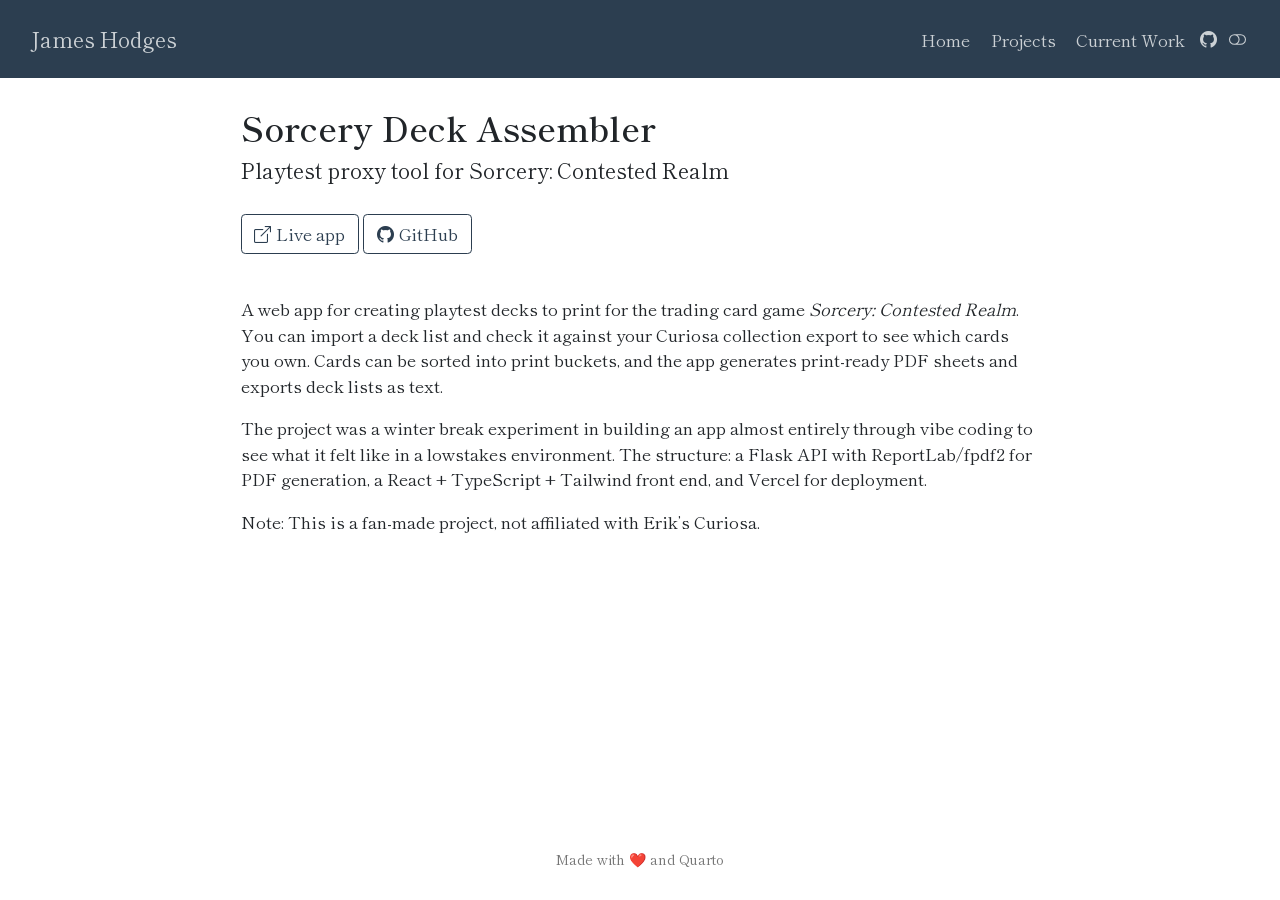
<file: docs/projects/sorcery-deck-assembler/index.html>
<!DOCTYPE html>
<html xmlns="http://www.w3.org/1999/xhtml" lang="en" xml:lang="en"><head>

<meta charset="utf-8">
<meta name="generator" content="quarto-1.8.27">

<meta name="viewport" content="width=device-width, initial-scale=1.0, user-scalable=yes">


<title>Sorcery Deck Assembler – James Hodges</title>
<style>
code{white-space: pre-wrap;}
span.smallcaps{font-variant: small-caps;}
div.columns{display: flex; gap: min(4vw, 1.5em);}
div.column{flex: auto; overflow-x: auto;}
div.hanging-indent{margin-left: 1.5em; text-indent: -1.5em;}
ul.task-list{list-style: none;}
ul.task-list li input[type="checkbox"] {
  width: 0.8em;
  margin: 0 0.8em 0.2em -1em; /* quarto-specific, see https://github.com/quarto-dev/quarto-cli/issues/4556 */ 
  vertical-align: middle;
}
</style>


<script src="../../site_libs/quarto-nav/quarto-nav.js"></script>
<script src="../../site_libs/quarto-nav/headroom.min.js"></script>
<script src="../../site_libs/clipboard/clipboard.min.js"></script>
<script src="../../site_libs/quarto-html/quarto.js" type="module"></script>
<script src="../../site_libs/quarto-html/tabsets/tabsets.js" type="module"></script>
<script src="../../site_libs/quarto-html/axe/axe-check.js" type="module"></script>
<script src="../../site_libs/quarto-html/popper.min.js"></script>
<script src="../../site_libs/quarto-html/tippy.umd.min.js"></script>
<script src="../../site_libs/quarto-html/anchor.min.js"></script>
<link href="../../site_libs/quarto-html/tippy.css" rel="stylesheet">
<link href="../../site_libs/quarto-html/quarto-syntax-highlighting-ed96de9b727972fe78a7b5d16c58bf87.css" rel="stylesheet" class="quarto-color-scheme" id="quarto-text-highlighting-styles">
<link href="../../site_libs/quarto-html/quarto-syntax-highlighting-dark-4d9afe2b8d18ee9fa5d0d57b5ed4214d.css" rel="stylesheet" class="quarto-color-scheme quarto-color-alternate" id="quarto-text-highlighting-styles">
<link href="../../site_libs/quarto-html/quarto-syntax-highlighting-ed96de9b727972fe78a7b5d16c58bf87.css" rel="stylesheet" class="quarto-color-scheme-extra" id="quarto-text-highlighting-styles">
<script src="../../site_libs/bootstrap/bootstrap.min.js"></script>
<link href="../../site_libs/bootstrap/bootstrap-icons.css" rel="stylesheet">
<link href="../../site_libs/bootstrap/bootstrap-e0085e4dbeda070b84b64c45e3e7e5b1.min.css" rel="stylesheet" append-hash="true" class="quarto-color-scheme" id="quarto-bootstrap" data-mode="light">
<link href="../../site_libs/bootstrap/bootstrap-dark-d606f89dc95e449d6c92cc5a0b72b55e.min.css" rel="stylesheet" append-hash="true" class="quarto-color-scheme quarto-color-alternate" id="quarto-bootstrap" data-mode="dark">
<link href="../../site_libs/bootstrap/bootstrap-e0085e4dbeda070b84b64c45e3e7e5b1.min.css" rel="stylesheet" append-hash="true" class="quarto-color-scheme-extra" id="quarto-bootstrap" data-mode="light">
<script id="quarto-search-options" type="application/json">{
  "language": {
    "search-no-results-text": "No results",
    "search-matching-documents-text": "matching documents",
    "search-copy-link-title": "Copy link to search",
    "search-hide-matches-text": "Hide additional matches",
    "search-more-match-text": "more match in this document",
    "search-more-matches-text": "more matches in this document",
    "search-clear-button-title": "Clear",
    "search-text-placeholder": "",
    "search-detached-cancel-button-title": "Cancel",
    "search-submit-button-title": "Submit",
    "search-label": "Search"
  }
}</script>


<meta property="og:title" content="Sorcery Deck Assembler – James Hodges">
<meta property="og:description" content="Playtest proxy tool for Sorcery: Contested Realm">
<meta property="og:image" content="https://jameshodges.cc/projects/sorcery-deck-assembler/thumbnail.png">
<meta property="og:site_name" content="James Hodges">
<meta property="og:image:height" content="750">
<meta property="og:image:width" content="1200">
</head>

<body class="nav-fixed fullcontent quarto-light"><script id="quarto-html-before-body" type="application/javascript">
    const toggleBodyColorMode = (bsSheetEl) => {
      const mode = bsSheetEl.getAttribute("data-mode");
      const bodyEl = window.document.querySelector("body");
      if (mode === "dark") {
        bodyEl.classList.add("quarto-dark");
        bodyEl.classList.remove("quarto-light");
      } else {
        bodyEl.classList.add("quarto-light");
        bodyEl.classList.remove("quarto-dark");
      }
    }
    const toggleBodyColorPrimary = () => {
      const bsSheetEl = window.document.querySelector("link#quarto-bootstrap:not([rel=disabled-stylesheet])");
      if (bsSheetEl) {
        toggleBodyColorMode(bsSheetEl);
      }
    }
    const setColorSchemeToggle = (alternate) => {
      const toggles = window.document.querySelectorAll('.quarto-color-scheme-toggle');
      for (let i=0; i < toggles.length; i++) {
        const toggle = toggles[i];
        if (toggle) {
          if (alternate) {
            toggle.classList.add("alternate");
          } else {
            toggle.classList.remove("alternate");
          }
        }
      }
    };
    const toggleColorMode = (alternate) => {
      // Switch the stylesheets
      const primaryStylesheets = window.document.querySelectorAll('link.quarto-color-scheme:not(.quarto-color-alternate)');
      const alternateStylesheets = window.document.querySelectorAll('link.quarto-color-scheme.quarto-color-alternate');
      manageTransitions('#quarto-margin-sidebar .nav-link', false);
      if (alternate) {
        // note: dark is layered on light, we don't disable primary!
        enableStylesheet(alternateStylesheets);
        for (const sheetNode of alternateStylesheets) {
          if (sheetNode.id === "quarto-bootstrap") {
            toggleBodyColorMode(sheetNode);
          }
        }
      } else {
        disableStylesheet(alternateStylesheets);
        enableStylesheet(primaryStylesheets)
        toggleBodyColorPrimary();
      }
      manageTransitions('#quarto-margin-sidebar .nav-link', true);
      // Switch the toggles
      setColorSchemeToggle(alternate)
      // Hack to workaround the fact that safari doesn't
      // properly recolor the scrollbar when toggling (#1455)
      if (navigator.userAgent.indexOf('Safari') > 0 && navigator.userAgent.indexOf('Chrome') == -1) {
        manageTransitions("body", false);
        window.scrollTo(0, 1);
        setTimeout(() => {
          window.scrollTo(0, 0);
          manageTransitions("body", true);
        }, 40);
      }
    }
    const disableStylesheet = (stylesheets) => {
      for (let i=0; i < stylesheets.length; i++) {
        const stylesheet = stylesheets[i];
        stylesheet.rel = 'disabled-stylesheet';
      }
    }
    const enableStylesheet = (stylesheets) => {
      for (let i=0; i < stylesheets.length; i++) {
        const stylesheet = stylesheets[i];
        if(stylesheet.rel !== 'stylesheet') { // for Chrome, which will still FOUC without this check
          stylesheet.rel = 'stylesheet';
        }
      }
    }
    const manageTransitions = (selector, allowTransitions) => {
      const els = window.document.querySelectorAll(selector);
      for (let i=0; i < els.length; i++) {
        const el = els[i];
        if (allowTransitions) {
          el.classList.remove('notransition');
        } else {
          el.classList.add('notransition');
        }
      }
    }
    const isFileUrl = () => {
      return window.location.protocol === 'file:';
    }
    const hasAlternateSentinel = () => {
      let styleSentinel = getColorSchemeSentinel();
      if (styleSentinel !== null) {
        return styleSentinel === "alternate";
      } else {
        return false;
      }
    }
    const setStyleSentinel = (alternate) => {
      const value = alternate ? "alternate" : "default";
      if (!isFileUrl()) {
        window.localStorage.setItem("quarto-color-scheme", value);
      } else {
        localAlternateSentinel = value;
      }
    }
    const getColorSchemeSentinel = () => {
      if (!isFileUrl()) {
        const storageValue = window.localStorage.getItem("quarto-color-scheme");
        return storageValue != null ? storageValue : localAlternateSentinel;
      } else {
        return localAlternateSentinel;
      }
    }
    const toggleGiscusIfUsed = (isAlternate, darkModeDefault) => {
      const baseTheme = document.querySelector('#giscus-base-theme')?.value ?? 'light';
      const alternateTheme = document.querySelector('#giscus-alt-theme')?.value ?? 'dark';
      let newTheme = '';
      if(authorPrefersDark) {
        newTheme = isAlternate ? baseTheme : alternateTheme;
      } else {
        newTheme = isAlternate ? alternateTheme : baseTheme;
      }
      const changeGiscusTheme = () => {
        // From: https://github.com/giscus/giscus/issues/336
        const sendMessage = (message) => {
          const iframe = document.querySelector('iframe.giscus-frame');
          if (!iframe) return;
          iframe.contentWindow.postMessage({ giscus: message }, 'https://giscus.app');
        }
        sendMessage({
          setConfig: {
            theme: newTheme
          }
        });
      }
      const isGiscussLoaded = window.document.querySelector('iframe.giscus-frame') !== null;
      if (isGiscussLoaded) {
        changeGiscusTheme();
      }
    };
    const authorPrefersDark = false;
    const queryPrefersDark = window.matchMedia('(prefers-color-scheme: dark)');
    const darkModeDefault = queryPrefersDark.matches;
      document.querySelector('link#quarto-text-highlighting-styles.quarto-color-scheme-extra').rel = 'disabled-stylesheet';
      document.querySelector('link#quarto-bootstrap.quarto-color-scheme-extra').rel = 'disabled-stylesheet';
    let localAlternateSentinel = darkModeDefault ? 'alternate' : 'default';
    // Dark / light mode switch
    window.quartoToggleColorScheme = () => {
      // Read the current dark / light value
      let toAlternate = !hasAlternateSentinel();
      toggleColorMode(toAlternate);
      setStyleSentinel(toAlternate);
      toggleGiscusIfUsed(toAlternate, darkModeDefault);
      window.dispatchEvent(new Event('resize'));
    };
    queryPrefersDark.addEventListener("change", e => {
      if(window.localStorage.getItem("quarto-color-scheme") !== null)
        return;
      const alternate = e.matches
      toggleColorMode(alternate);
      localAlternateSentinel = e.matches ? 'alternate' : 'default'; // this is used alongside local storage!
      toggleGiscusIfUsed(alternate, darkModeDefault);
    });
    // Switch to dark mode if need be
    if (hasAlternateSentinel()) {
      toggleColorMode(true);
    } else {
      toggleColorMode(false);
    }
  </script>

<div id="quarto-search-results"></div>
  <header id="quarto-header" class="headroom fixed-top">
    <nav class="navbar navbar-expand-lg " data-bs-theme="dark">
      <div class="navbar-container container-fluid">
      <div class="navbar-brand-container mx-auto">
    <a class="navbar-brand" href="../../index.html">
    <span class="navbar-title">James Hodges</span>
    </a>
  </div>
          <button class="navbar-toggler" type="button" data-bs-toggle="collapse" data-bs-target="#navbarCollapse" aria-controls="navbarCollapse" role="menu" aria-expanded="false" aria-label="Toggle navigation" onclick="if (window.quartoToggleHeadroom) { window.quartoToggleHeadroom(); }">
  <span class="navbar-toggler-icon"></span>
</button>
          <div class="collapse navbar-collapse" id="navbarCollapse">
            <ul class="navbar-nav navbar-nav-scroll ms-auto">
  <li class="nav-item">
    <a class="nav-link" href="../../index.html"> 
<span class="menu-text">Home</span></a>
  </li>  
  <li class="nav-item">
    <a class="nav-link" href="../../projects/index.html"> 
<span class="menu-text">Projects</span></a>
  </li>  
  <li class="nav-item">
    <a class="nav-link" href="../../current_work.html"> 
<span class="menu-text">Current Work</span></a>
  </li>  
</ul>
          </div> <!-- /navcollapse -->
            <div class="quarto-navbar-tools">
    <a href="https://github.com/James-Hodges" title="Github" class="quarto-navigation-tool px-1" aria-label="Github"><i class="bi bi-github"></i></a>
  <a href="" class="quarto-color-scheme-toggle quarto-navigation-tool  px-1" onclick="window.quartoToggleColorScheme(); return false;" title="Toggle dark mode"><i class="bi"></i></a>
</div>
      </div> <!-- /container-fluid -->
    </nav>
</header>
<!-- content -->
<div id="quarto-content" class="quarto-container page-columns page-rows-contents page-layout-article page-navbar">
<!-- sidebar -->
<!-- margin-sidebar -->
    
<!-- main -->
<main class="content" id="quarto-document-content">


<header id="title-block-header" class="quarto-title-block default">
<div class="quarto-title">
<h1 class="title">Sorcery Deck Assembler</h1>
<p class="subtitle lead">Playtest proxy tool for Sorcery: Contested Realm</p>
</div>



<div class="quarto-title-meta">

    
  
    
  </div>
  


</header>


<div class="project-links">
<p><a class="btn btn-outline-primary" href="https://sorcery-web-app-chi.vercel.app/"><i class="bi bi-box-arrow-up-right"></i>Live app</a> <a class="btn btn-outline-primary" href="https://github.com/James-Hodges/sorcerydeckassembler"><i class="bi bi-github"></i>GitHub</a></p>
</div>
<p>A web app for creating playtest decks to print for the trading card game <em>Sorcery: Contested Realm</em>. You can import a deck list and check it against your Curiosa collection export to see which cards you own. Cards can be sorted into print buckets, and the app generates print-ready PDF sheets and exports deck lists as text.</p>
<p>The project was a winter break experiment in building an app almost entirely through vibe coding to see what it felt like in a lowstakes environment. The structure: a Flask API with ReportLab/fpdf2 for PDF generation, a React + TypeScript + Tailwind front end, and Vercel for deployment.</p>
<p>Note: This is a fan-made project, not affiliated with Erik’s Curiosa.</p>



</main> <!-- /main -->
<script id="quarto-html-after-body" type="application/javascript">
  window.document.addEventListener("DOMContentLoaded", function (event) {
    // Ensure there is a toggle, if there isn't float one in the top right
    if (window.document.querySelector('.quarto-color-scheme-toggle') === null) {
      const a = window.document.createElement('a');
      a.classList.add('top-right');
      a.classList.add('quarto-color-scheme-toggle');
      a.href = "";
      a.onclick = function() { try { window.quartoToggleColorScheme(); } catch {} return false; };
      const i = window.document.createElement("i");
      i.classList.add('bi');
      a.appendChild(i);
      window.document.body.appendChild(a);
    }
    setColorSchemeToggle(hasAlternateSentinel())
    const icon = "";
    const anchorJS = new window.AnchorJS();
    anchorJS.options = {
      placement: 'right',
      icon: icon
    };
    anchorJS.add('.anchored');
    const isCodeAnnotation = (el) => {
      for (const clz of el.classList) {
        if (clz.startsWith('code-annotation-')) {                     
          return true;
        }
      }
      return false;
    }
    const onCopySuccess = function(e) {
      // button target
      const button = e.trigger;
      // don't keep focus
      button.blur();
      // flash "checked"
      button.classList.add('code-copy-button-checked');
      var currentTitle = button.getAttribute("title");
      button.setAttribute("title", "Copied!");
      let tooltip;
      if (window.bootstrap) {
        button.setAttribute("data-bs-toggle", "tooltip");
        button.setAttribute("data-bs-placement", "left");
        button.setAttribute("data-bs-title", "Copied!");
        tooltip = new bootstrap.Tooltip(button, 
          { trigger: "manual", 
            customClass: "code-copy-button-tooltip",
            offset: [0, -8]});
        tooltip.show();    
      }
      setTimeout(function() {
        if (tooltip) {
          tooltip.hide();
          button.removeAttribute("data-bs-title");
          button.removeAttribute("data-bs-toggle");
          button.removeAttribute("data-bs-placement");
        }
        button.setAttribute("title", currentTitle);
        button.classList.remove('code-copy-button-checked');
      }, 1000);
      // clear code selection
      e.clearSelection();
    }
    const getTextToCopy = function(trigger) {
      const outerScaffold = trigger.parentElement.cloneNode(true);
      const codeEl = outerScaffold.querySelector('code');
      for (const childEl of codeEl.children) {
        if (isCodeAnnotation(childEl)) {
          childEl.remove();
        }
      }
      return codeEl.innerText;
    }
    const clipboard = new window.ClipboardJS('.code-copy-button:not([data-in-quarto-modal])', {
      text: getTextToCopy
    });
    clipboard.on('success', onCopySuccess);
    if (window.document.getElementById('quarto-embedded-source-code-modal')) {
      const clipboardModal = new window.ClipboardJS('.code-copy-button[data-in-quarto-modal]', {
        text: getTextToCopy,
        container: window.document.getElementById('quarto-embedded-source-code-modal')
      });
      clipboardModal.on('success', onCopySuccess);
    }
      var localhostRegex = new RegExp(/^(?:http|https):\/\/localhost\:?[0-9]*\//);
      var mailtoRegex = new RegExp(/^mailto:/);
        var filterRegex = new RegExp("https:\/\/jameshodges\.cc");
      var isInternal = (href) => {
          return filterRegex.test(href) || localhostRegex.test(href) || mailtoRegex.test(href);
      }
      // Inspect non-navigation links and adorn them if external
     var links = window.document.querySelectorAll('a[href]:not(.nav-link):not(.navbar-brand):not(.toc-action):not(.sidebar-link):not(.sidebar-item-toggle):not(.pagination-link):not(.no-external):not([aria-hidden]):not(.dropdown-item):not(.quarto-navigation-tool):not(.about-link)');
      for (var i=0; i<links.length; i++) {
        const link = links[i];
        if (!isInternal(link.href)) {
          // undo the damage that might have been done by quarto-nav.js in the case of
          // links that we want to consider external
          if (link.dataset.originalHref !== undefined) {
            link.href = link.dataset.originalHref;
          }
        }
      }
    function tippyHover(el, contentFn, onTriggerFn, onUntriggerFn) {
      const config = {
        allowHTML: true,
        maxWidth: 500,
        delay: 100,
        arrow: false,
        appendTo: function(el) {
            return el.parentElement;
        },
        interactive: true,
        interactiveBorder: 10,
        theme: 'quarto',
        placement: 'bottom-start',
      };
      if (contentFn) {
        config.content = contentFn;
      }
      if (onTriggerFn) {
        config.onTrigger = onTriggerFn;
      }
      if (onUntriggerFn) {
        config.onUntrigger = onUntriggerFn;
      }
      window.tippy(el, config); 
    }
    const noterefs = window.document.querySelectorAll('a[role="doc-noteref"]');
    for (var i=0; i<noterefs.length; i++) {
      const ref = noterefs[i];
      tippyHover(ref, function() {
        // use id or data attribute instead here
        let href = ref.getAttribute('data-footnote-href') || ref.getAttribute('href');
        try { href = new URL(href).hash; } catch {}
        const id = href.replace(/^#\/?/, "");
        const note = window.document.getElementById(id);
        if (note) {
          return note.innerHTML;
        } else {
          return "";
        }
      });
    }
    const xrefs = window.document.querySelectorAll('a.quarto-xref');
    const processXRef = (id, note) => {
      // Strip column container classes
      const stripColumnClz = (el) => {
        el.classList.remove("page-full", "page-columns");
        if (el.children) {
          for (const child of el.children) {
            stripColumnClz(child);
          }
        }
      }
      stripColumnClz(note)
      if (id === null || id.startsWith('sec-')) {
        // Special case sections, only their first couple elements
        const container = document.createElement("div");
        if (note.children && note.children.length > 2) {
          container.appendChild(note.children[0].cloneNode(true));
          for (let i = 1; i < note.children.length; i++) {
            const child = note.children[i];
            if (child.tagName === "P" && child.innerText === "") {
              continue;
            } else {
              container.appendChild(child.cloneNode(true));
              break;
            }
          }
          if (window.Quarto?.typesetMath) {
            window.Quarto.typesetMath(container);
          }
          return container.innerHTML
        } else {
          if (window.Quarto?.typesetMath) {
            window.Quarto.typesetMath(note);
          }
          return note.innerHTML;
        }
      } else {
        // Remove any anchor links if they are present
        const anchorLink = note.querySelector('a.anchorjs-link');
        if (anchorLink) {
          anchorLink.remove();
        }
        if (window.Quarto?.typesetMath) {
          window.Quarto.typesetMath(note);
        }
        if (note.classList.contains("callout")) {
          return note.outerHTML;
        } else {
          return note.innerHTML;
        }
      }
    }
    for (var i=0; i<xrefs.length; i++) {
      const xref = xrefs[i];
      tippyHover(xref, undefined, function(instance) {
        instance.disable();
        let url = xref.getAttribute('href');
        let hash = undefined; 
        if (url.startsWith('#')) {
          hash = url;
        } else {
          try { hash = new URL(url).hash; } catch {}
        }
        if (hash) {
          const id = hash.replace(/^#\/?/, "");
          const note = window.document.getElementById(id);
          if (note !== null) {
            try {
              const html = processXRef(id, note.cloneNode(true));
              instance.setContent(html);
            } finally {
              instance.enable();
              instance.show();
            }
          } else {
            // See if we can fetch this
            fetch(url.split('#')[0])
            .then(res => res.text())
            .then(html => {
              const parser = new DOMParser();
              const htmlDoc = parser.parseFromString(html, "text/html");
              const note = htmlDoc.getElementById(id);
              if (note !== null) {
                const html = processXRef(id, note);
                instance.setContent(html);
              } 
            }).finally(() => {
              instance.enable();
              instance.show();
            });
          }
        } else {
          // See if we can fetch a full url (with no hash to target)
          // This is a special case and we should probably do some content thinning / targeting
          fetch(url)
          .then(res => res.text())
          .then(html => {
            const parser = new DOMParser();
            const htmlDoc = parser.parseFromString(html, "text/html");
            const note = htmlDoc.querySelector('main.content');
            if (note !== null) {
              // This should only happen for chapter cross references
              // (since there is no id in the URL)
              // remove the first header
              if (note.children.length > 0 && note.children[0].tagName === "HEADER") {
                note.children[0].remove();
              }
              const html = processXRef(null, note);
              instance.setContent(html);
            } 
          }).finally(() => {
            instance.enable();
            instance.show();
          });
        }
      }, function(instance) {
      });
    }
        let selectedAnnoteEl;
        const selectorForAnnotation = ( cell, annotation) => {
          let cellAttr = 'data-code-cell="' + cell + '"';
          let lineAttr = 'data-code-annotation="' +  annotation + '"';
          const selector = 'span[' + cellAttr + '][' + lineAttr + ']';
          return selector;
        }
        const selectCodeLines = (annoteEl) => {
          const doc = window.document;
          const targetCell = annoteEl.getAttribute("data-target-cell");
          const targetAnnotation = annoteEl.getAttribute("data-target-annotation");
          const annoteSpan = window.document.querySelector(selectorForAnnotation(targetCell, targetAnnotation));
          const lines = annoteSpan.getAttribute("data-code-lines").split(",");
          const lineIds = lines.map((line) => {
            return targetCell + "-" + line;
          })
          let top = null;
          let height = null;
          let parent = null;
          if (lineIds.length > 0) {
              //compute the position of the single el (top and bottom and make a div)
              const el = window.document.getElementById(lineIds[0]);
              top = el.offsetTop;
              height = el.offsetHeight;
              parent = el.parentElement.parentElement;
            if (lineIds.length > 1) {
              const lastEl = window.document.getElementById(lineIds[lineIds.length - 1]);
              const bottom = lastEl.offsetTop + lastEl.offsetHeight;
              height = bottom - top;
            }
            if (top !== null && height !== null && parent !== null) {
              // cook up a div (if necessary) and position it 
              let div = window.document.getElementById("code-annotation-line-highlight");
              if (div === null) {
                div = window.document.createElement("div");
                div.setAttribute("id", "code-annotation-line-highlight");
                div.style.position = 'absolute';
                parent.appendChild(div);
              }
              div.style.top = top - 2 + "px";
              div.style.height = height + 4 + "px";
              div.style.left = 0;
              let gutterDiv = window.document.getElementById("code-annotation-line-highlight-gutter");
              if (gutterDiv === null) {
                gutterDiv = window.document.createElement("div");
                gutterDiv.setAttribute("id", "code-annotation-line-highlight-gutter");
                gutterDiv.style.position = 'absolute';
                const codeCell = window.document.getElementById(targetCell);
                const gutter = codeCell.querySelector('.code-annotation-gutter');
                gutter.appendChild(gutterDiv);
              }
              gutterDiv.style.top = top - 2 + "px";
              gutterDiv.style.height = height + 4 + "px";
            }
            selectedAnnoteEl = annoteEl;
          }
        };
        const unselectCodeLines = () => {
          const elementsIds = ["code-annotation-line-highlight", "code-annotation-line-highlight-gutter"];
          elementsIds.forEach((elId) => {
            const div = window.document.getElementById(elId);
            if (div) {
              div.remove();
            }
          });
          selectedAnnoteEl = undefined;
        };
          // Handle positioning of the toggle
      window.addEventListener(
        "resize",
        throttle(() => {
          elRect = undefined;
          if (selectedAnnoteEl) {
            selectCodeLines(selectedAnnoteEl);
          }
        }, 10)
      );
      function throttle(fn, ms) {
      let throttle = false;
      let timer;
        return (...args) => {
          if(!throttle) { // first call gets through
              fn.apply(this, args);
              throttle = true;
          } else { // all the others get throttled
              if(timer) clearTimeout(timer); // cancel #2
              timer = setTimeout(() => {
                fn.apply(this, args);
                timer = throttle = false;
              }, ms);
          }
        };
      }
        // Attach click handler to the DT
        const annoteDls = window.document.querySelectorAll('dt[data-target-cell]');
        for (const annoteDlNode of annoteDls) {
          annoteDlNode.addEventListener('click', (event) => {
            const clickedEl = event.target;
            if (clickedEl !== selectedAnnoteEl) {
              unselectCodeLines();
              const activeEl = window.document.querySelector('dt[data-target-cell].code-annotation-active');
              if (activeEl) {
                activeEl.classList.remove('code-annotation-active');
              }
              selectCodeLines(clickedEl);
              clickedEl.classList.add('code-annotation-active');
            } else {
              // Unselect the line
              unselectCodeLines();
              clickedEl.classList.remove('code-annotation-active');
            }
          });
        }
    const findCites = (el) => {
      const parentEl = el.parentElement;
      if (parentEl) {
        const cites = parentEl.dataset.cites;
        if (cites) {
          return {
            el,
            cites: cites.split(' ')
          };
        } else {
          return findCites(el.parentElement)
        }
      } else {
        return undefined;
      }
    };
    var bibliorefs = window.document.querySelectorAll('a[role="doc-biblioref"]');
    for (var i=0; i<bibliorefs.length; i++) {
      const ref = bibliorefs[i];
      const citeInfo = findCites(ref);
      if (citeInfo) {
        tippyHover(citeInfo.el, function() {
          var popup = window.document.createElement('div');
          citeInfo.cites.forEach(function(cite) {
            var citeDiv = window.document.createElement('div');
            citeDiv.classList.add('hanging-indent');
            citeDiv.classList.add('csl-entry');
            var biblioDiv = window.document.getElementById('ref-' + cite);
            if (biblioDiv) {
              citeDiv.innerHTML = biblioDiv.innerHTML;
            }
            popup.appendChild(citeDiv);
          });
          return popup.innerHTML;
        });
      }
    }
  });
  </script>
</div> <!-- /content -->
<footer class="footer">
  <div class="nav-footer">
    <div class="nav-footer-left">
      &nbsp;
    </div>   
    <div class="nav-footer-center">
<p>Made with ❤️ and Quarto</p>
</div>
    <div class="nav-footer-right">
      &nbsp;
    </div>
  </div>
</footer>




</body></html>
</file>
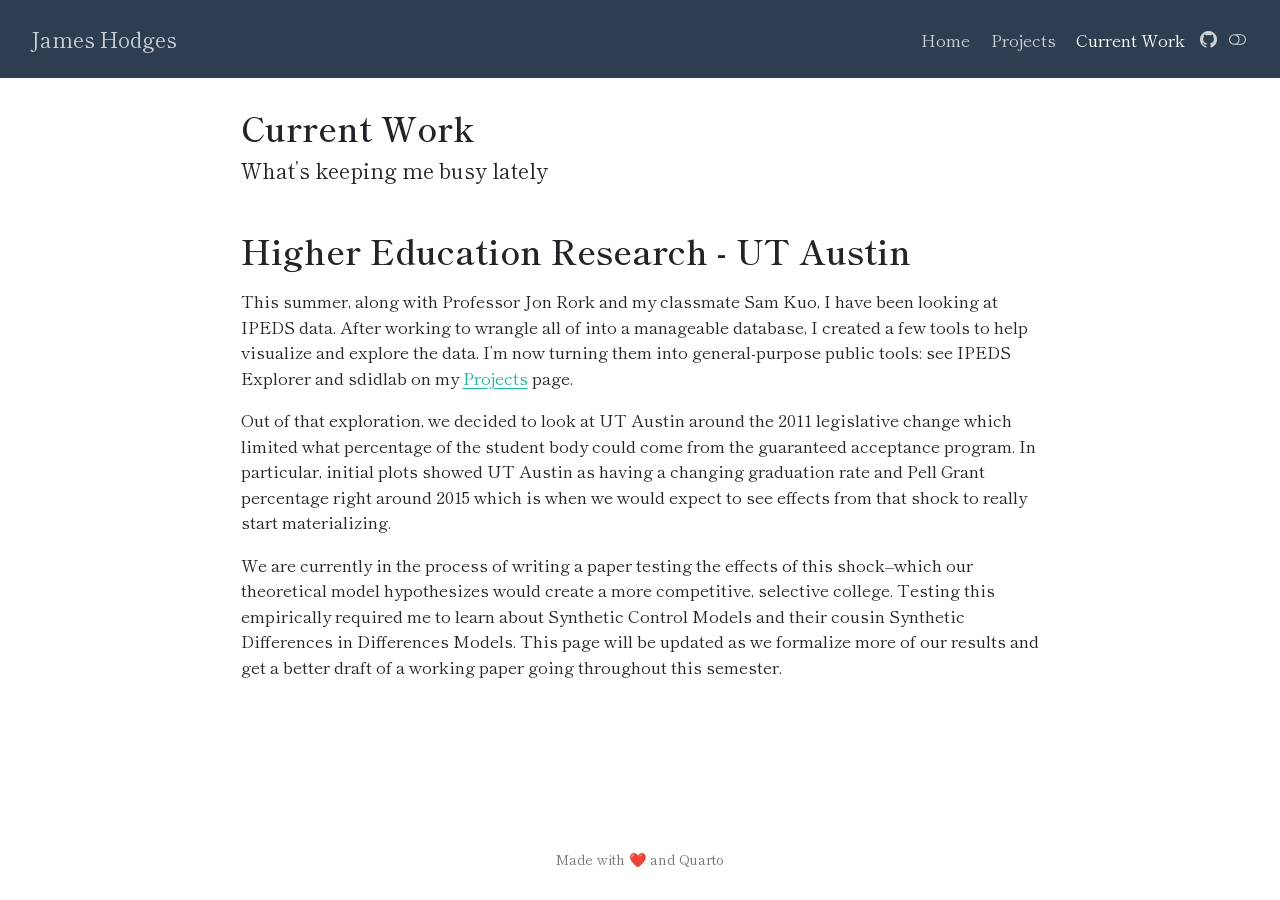
<file: docs/current_work.html>
<!DOCTYPE html>
<html xmlns="http://www.w3.org/1999/xhtml" lang="en" xml:lang="en"><head>

<meta charset="utf-8">
<meta name="generator" content="quarto-1.8.27">

<meta name="viewport" content="width=device-width, initial-scale=1.0, user-scalable=yes">


<title>Current Work – James Hodges</title>
<style>
code{white-space: pre-wrap;}
span.smallcaps{font-variant: small-caps;}
div.columns{display: flex; gap: min(4vw, 1.5em);}
div.column{flex: auto; overflow-x: auto;}
div.hanging-indent{margin-left: 1.5em; text-indent: -1.5em;}
ul.task-list{list-style: none;}
ul.task-list li input[type="checkbox"] {
  width: 0.8em;
  margin: 0 0.8em 0.2em -1em; /* quarto-specific, see https://github.com/quarto-dev/quarto-cli/issues/4556 */ 
  vertical-align: middle;
}
</style>


<script src="site_libs/quarto-nav/quarto-nav.js"></script>
<script src="site_libs/quarto-nav/headroom.min.js"></script>
<script src="site_libs/clipboard/clipboard.min.js"></script>
<script src="site_libs/quarto-html/quarto.js" type="module"></script>
<script src="site_libs/quarto-html/tabsets/tabsets.js" type="module"></script>
<script src="site_libs/quarto-html/axe/axe-check.js" type="module"></script>
<script src="site_libs/quarto-html/popper.min.js"></script>
<script src="site_libs/quarto-html/tippy.umd.min.js"></script>
<script src="site_libs/quarto-html/anchor.min.js"></script>
<link href="site_libs/quarto-html/tippy.css" rel="stylesheet">
<link href="site_libs/quarto-html/quarto-syntax-highlighting-ed96de9b727972fe78a7b5d16c58bf87.css" rel="stylesheet" class="quarto-color-scheme" id="quarto-text-highlighting-styles">
<link href="site_libs/quarto-html/quarto-syntax-highlighting-dark-4d9afe2b8d18ee9fa5d0d57b5ed4214d.css" rel="stylesheet" class="quarto-color-scheme quarto-color-alternate" id="quarto-text-highlighting-styles">
<link href="site_libs/quarto-html/quarto-syntax-highlighting-ed96de9b727972fe78a7b5d16c58bf87.css" rel="stylesheet" class="quarto-color-scheme-extra" id="quarto-text-highlighting-styles">
<script src="site_libs/bootstrap/bootstrap.min.js"></script>
<link href="site_libs/bootstrap/bootstrap-icons.css" rel="stylesheet">
<link href="site_libs/bootstrap/bootstrap-e0085e4dbeda070b84b64c45e3e7e5b1.min.css" rel="stylesheet" append-hash="true" class="quarto-color-scheme" id="quarto-bootstrap" data-mode="light">
<link href="site_libs/bootstrap/bootstrap-dark-d606f89dc95e449d6c92cc5a0b72b55e.min.css" rel="stylesheet" append-hash="true" class="quarto-color-scheme quarto-color-alternate" id="quarto-bootstrap" data-mode="dark">
<link href="site_libs/bootstrap/bootstrap-e0085e4dbeda070b84b64c45e3e7e5b1.min.css" rel="stylesheet" append-hash="true" class="quarto-color-scheme-extra" id="quarto-bootstrap" data-mode="light">
<script id="quarto-search-options" type="application/json">{
  "language": {
    "search-no-results-text": "No results",
    "search-matching-documents-text": "matching documents",
    "search-copy-link-title": "Copy link to search",
    "search-hide-matches-text": "Hide additional matches",
    "search-more-match-text": "more match in this document",
    "search-more-matches-text": "more matches in this document",
    "search-clear-button-title": "Clear",
    "search-text-placeholder": "",
    "search-detached-cancel-button-title": "Cancel",
    "search-submit-button-title": "Submit",
    "search-label": "Search"
  }
}</script>


<meta property="og:title" content="Current Work – James Hodges">
<meta property="og:description" content="What’s keeping me busy lately">
<meta property="og:image" content="https://jameshodges.cc/profile.jpg">
<meta property="og:site_name" content="James Hodges">
<meta property="og:image:alt" content="Headshot of James Hodges">
</head>

<body class="nav-fixed fullcontent quarto-light"><script id="quarto-html-before-body" type="application/javascript">
    const toggleBodyColorMode = (bsSheetEl) => {
      const mode = bsSheetEl.getAttribute("data-mode");
      const bodyEl = window.document.querySelector("body");
      if (mode === "dark") {
        bodyEl.classList.add("quarto-dark");
        bodyEl.classList.remove("quarto-light");
      } else {
        bodyEl.classList.add("quarto-light");
        bodyEl.classList.remove("quarto-dark");
      }
    }
    const toggleBodyColorPrimary = () => {
      const bsSheetEl = window.document.querySelector("link#quarto-bootstrap:not([rel=disabled-stylesheet])");
      if (bsSheetEl) {
        toggleBodyColorMode(bsSheetEl);
      }
    }
    const setColorSchemeToggle = (alternate) => {
      const toggles = window.document.querySelectorAll('.quarto-color-scheme-toggle');
      for (let i=0; i < toggles.length; i++) {
        const toggle = toggles[i];
        if (toggle) {
          if (alternate) {
            toggle.classList.add("alternate");
          } else {
            toggle.classList.remove("alternate");
          }
        }
      }
    };
    const toggleColorMode = (alternate) => {
      // Switch the stylesheets
      const primaryStylesheets = window.document.querySelectorAll('link.quarto-color-scheme:not(.quarto-color-alternate)');
      const alternateStylesheets = window.document.querySelectorAll('link.quarto-color-scheme.quarto-color-alternate');
      manageTransitions('#quarto-margin-sidebar .nav-link', false);
      if (alternate) {
        // note: dark is layered on light, we don't disable primary!
        enableStylesheet(alternateStylesheets);
        for (const sheetNode of alternateStylesheets) {
          if (sheetNode.id === "quarto-bootstrap") {
            toggleBodyColorMode(sheetNode);
          }
        }
      } else {
        disableStylesheet(alternateStylesheets);
        enableStylesheet(primaryStylesheets)
        toggleBodyColorPrimary();
      }
      manageTransitions('#quarto-margin-sidebar .nav-link', true);
      // Switch the toggles
      setColorSchemeToggle(alternate)
      // Hack to workaround the fact that safari doesn't
      // properly recolor the scrollbar when toggling (#1455)
      if (navigator.userAgent.indexOf('Safari') > 0 && navigator.userAgent.indexOf('Chrome') == -1) {
        manageTransitions("body", false);
        window.scrollTo(0, 1);
        setTimeout(() => {
          window.scrollTo(0, 0);
          manageTransitions("body", true);
        }, 40);
      }
    }
    const disableStylesheet = (stylesheets) => {
      for (let i=0; i < stylesheets.length; i++) {
        const stylesheet = stylesheets[i];
        stylesheet.rel = 'disabled-stylesheet';
      }
    }
    const enableStylesheet = (stylesheets) => {
      for (let i=0; i < stylesheets.length; i++) {
        const stylesheet = stylesheets[i];
        if(stylesheet.rel !== 'stylesheet') { // for Chrome, which will still FOUC without this check
          stylesheet.rel = 'stylesheet';
        }
      }
    }
    const manageTransitions = (selector, allowTransitions) => {
      const els = window.document.querySelectorAll(selector);
      for (let i=0; i < els.length; i++) {
        const el = els[i];
        if (allowTransitions) {
          el.classList.remove('notransition');
        } else {
          el.classList.add('notransition');
        }
      }
    }
    const isFileUrl = () => {
      return window.location.protocol === 'file:';
    }
    const hasAlternateSentinel = () => {
      let styleSentinel = getColorSchemeSentinel();
      if (styleSentinel !== null) {
        return styleSentinel === "alternate";
      } else {
        return false;
      }
    }
    const setStyleSentinel = (alternate) => {
      const value = alternate ? "alternate" : "default";
      if (!isFileUrl()) {
        window.localStorage.setItem("quarto-color-scheme", value);
      } else {
        localAlternateSentinel = value;
      }
    }
    const getColorSchemeSentinel = () => {
      if (!isFileUrl()) {
        const storageValue = window.localStorage.getItem("quarto-color-scheme");
        return storageValue != null ? storageValue : localAlternateSentinel;
      } else {
        return localAlternateSentinel;
      }
    }
    const toggleGiscusIfUsed = (isAlternate, darkModeDefault) => {
      const baseTheme = document.querySelector('#giscus-base-theme')?.value ?? 'light';
      const alternateTheme = document.querySelector('#giscus-alt-theme')?.value ?? 'dark';
      let newTheme = '';
      if(authorPrefersDark) {
        newTheme = isAlternate ? baseTheme : alternateTheme;
      } else {
        newTheme = isAlternate ? alternateTheme : baseTheme;
      }
      const changeGiscusTheme = () => {
        // From: https://github.com/giscus/giscus/issues/336
        const sendMessage = (message) => {
          const iframe = document.querySelector('iframe.giscus-frame');
          if (!iframe) return;
          iframe.contentWindow.postMessage({ giscus: message }, 'https://giscus.app');
        }
        sendMessage({
          setConfig: {
            theme: newTheme
          }
        });
      }
      const isGiscussLoaded = window.document.querySelector('iframe.giscus-frame') !== null;
      if (isGiscussLoaded) {
        changeGiscusTheme();
      }
    };
    const authorPrefersDark = false;
    const queryPrefersDark = window.matchMedia('(prefers-color-scheme: dark)');
    const darkModeDefault = queryPrefersDark.matches;
      document.querySelector('link#quarto-text-highlighting-styles.quarto-color-scheme-extra').rel = 'disabled-stylesheet';
      document.querySelector('link#quarto-bootstrap.quarto-color-scheme-extra').rel = 'disabled-stylesheet';
    let localAlternateSentinel = darkModeDefault ? 'alternate' : 'default';
    // Dark / light mode switch
    window.quartoToggleColorScheme = () => {
      // Read the current dark / light value
      let toAlternate = !hasAlternateSentinel();
      toggleColorMode(toAlternate);
      setStyleSentinel(toAlternate);
      toggleGiscusIfUsed(toAlternate, darkModeDefault);
      window.dispatchEvent(new Event('resize'));
    };
    queryPrefersDark.addEventListener("change", e => {
      if(window.localStorage.getItem("quarto-color-scheme") !== null)
        return;
      const alternate = e.matches
      toggleColorMode(alternate);
      localAlternateSentinel = e.matches ? 'alternate' : 'default'; // this is used alongside local storage!
      toggleGiscusIfUsed(alternate, darkModeDefault);
    });
    // Switch to dark mode if need be
    if (hasAlternateSentinel()) {
      toggleColorMode(true);
    } else {
      toggleColorMode(false);
    }
  </script>

<div id="quarto-search-results"></div>
  <header id="quarto-header" class="headroom fixed-top">
    <nav class="navbar navbar-expand-lg " data-bs-theme="dark">
      <div class="navbar-container container-fluid">
      <div class="navbar-brand-container mx-auto">
    <a class="navbar-brand" href="./index.html">
    <span class="navbar-title">James Hodges</span>
    </a>
  </div>
          <button class="navbar-toggler" type="button" data-bs-toggle="collapse" data-bs-target="#navbarCollapse" aria-controls="navbarCollapse" role="menu" aria-expanded="false" aria-label="Toggle navigation" onclick="if (window.quartoToggleHeadroom) { window.quartoToggleHeadroom(); }">
  <span class="navbar-toggler-icon"></span>
</button>
          <div class="collapse navbar-collapse" id="navbarCollapse">
            <ul class="navbar-nav navbar-nav-scroll ms-auto">
  <li class="nav-item">
    <a class="nav-link" href="./index.html"> 
<span class="menu-text">Home</span></a>
  </li>  
  <li class="nav-item">
    <a class="nav-link" href="./projects/index.html"> 
<span class="menu-text">Projects</span></a>
  </li>  
  <li class="nav-item">
    <a class="nav-link active" href="./current_work.html" aria-current="page"> 
<span class="menu-text">Current Work</span></a>
  </li>  
</ul>
          </div> <!-- /navcollapse -->
            <div class="quarto-navbar-tools">
    <a href="https://github.com/James-Hodges" title="Github" class="quarto-navigation-tool px-1" aria-label="Github"><i class="bi bi-github"></i></a>
  <a href="" class="quarto-color-scheme-toggle quarto-navigation-tool  px-1" onclick="window.quartoToggleColorScheme(); return false;" title="Toggle dark mode"><i class="bi"></i></a>
</div>
      </div> <!-- /container-fluid -->
    </nav>
</header>
<!-- content -->
<div id="quarto-content" class="quarto-container page-columns page-rows-contents page-layout-article page-navbar">
<!-- sidebar -->
<!-- margin-sidebar -->
    
<!-- main -->
<main class="content" id="quarto-document-content">


<header id="title-block-header" class="quarto-title-block default">
<div class="quarto-title">
<h1 class="title">Current Work</h1>
<p class="subtitle lead">What’s keeping me busy lately</p>
</div>



<div class="quarto-title-meta">

    
  
    
  </div>
  


</header>


<section id="higher-education-research---ut-austin" class="level1">
<h1>Higher Education Research - UT Austin</h1>
<p>This summer, along with Professor Jon Rork and my classmate Sam Kuo, I have been looking at IPEDS data. After working to wrangle all of into a manageable database, I created a few tools to help visualize and explore the data. I’m now turning them into general-purpose public tools: see IPEDS Explorer and sdidlab on my <a href="./projects/index.html">Projects</a> page.</p>
<p>Out of that exploration, we decided to look at UT Austin around the 2011 legislative change which limited what percentage of the student body could come from the guaranteed acceptance program. In particular, initial plots showed UT Austin as having a changing graduation rate and Pell Grant percentage right around 2015 which is when we would expect to see effects from that shock to really start materializing.</p>
<p>We are currently in the process of writing a paper testing the effects of this shock–which our theoretical model hypothesizes would create a more competitive, selective college. Testing this empirically required me to learn about Synthetic Control Models and their cousin Synthetic Differences in Differences Models. This page will be updated as we formalize more of our results and get a better draft of a working paper going throughout this semester.</p>


</section>

</main> <!-- /main -->
<script id="quarto-html-after-body" type="application/javascript">
  window.document.addEventListener("DOMContentLoaded", function (event) {
    // Ensure there is a toggle, if there isn't float one in the top right
    if (window.document.querySelector('.quarto-color-scheme-toggle') === null) {
      const a = window.document.createElement('a');
      a.classList.add('top-right');
      a.classList.add('quarto-color-scheme-toggle');
      a.href = "";
      a.onclick = function() { try { window.quartoToggleColorScheme(); } catch {} return false; };
      const i = window.document.createElement("i");
      i.classList.add('bi');
      a.appendChild(i);
      window.document.body.appendChild(a);
    }
    setColorSchemeToggle(hasAlternateSentinel())
    const icon = "";
    const anchorJS = new window.AnchorJS();
    anchorJS.options = {
      placement: 'right',
      icon: icon
    };
    anchorJS.add('.anchored');
    const isCodeAnnotation = (el) => {
      for (const clz of el.classList) {
        if (clz.startsWith('code-annotation-')) {                     
          return true;
        }
      }
      return false;
    }
    const onCopySuccess = function(e) {
      // button target
      const button = e.trigger;
      // don't keep focus
      button.blur();
      // flash "checked"
      button.classList.add('code-copy-button-checked');
      var currentTitle = button.getAttribute("title");
      button.setAttribute("title", "Copied!");
      let tooltip;
      if (window.bootstrap) {
        button.setAttribute("data-bs-toggle", "tooltip");
        button.setAttribute("data-bs-placement", "left");
        button.setAttribute("data-bs-title", "Copied!");
        tooltip = new bootstrap.Tooltip(button, 
          { trigger: "manual", 
            customClass: "code-copy-button-tooltip",
            offset: [0, -8]});
        tooltip.show();    
      }
      setTimeout(function() {
        if (tooltip) {
          tooltip.hide();
          button.removeAttribute("data-bs-title");
          button.removeAttribute("data-bs-toggle");
          button.removeAttribute("data-bs-placement");
        }
        button.setAttribute("title", currentTitle);
        button.classList.remove('code-copy-button-checked');
      }, 1000);
      // clear code selection
      e.clearSelection();
    }
    const getTextToCopy = function(trigger) {
      const outerScaffold = trigger.parentElement.cloneNode(true);
      const codeEl = outerScaffold.querySelector('code');
      for (const childEl of codeEl.children) {
        if (isCodeAnnotation(childEl)) {
          childEl.remove();
        }
      }
      return codeEl.innerText;
    }
    const clipboard = new window.ClipboardJS('.code-copy-button:not([data-in-quarto-modal])', {
      text: getTextToCopy
    });
    clipboard.on('success', onCopySuccess);
    if (window.document.getElementById('quarto-embedded-source-code-modal')) {
      const clipboardModal = new window.ClipboardJS('.code-copy-button[data-in-quarto-modal]', {
        text: getTextToCopy,
        container: window.document.getElementById('quarto-embedded-source-code-modal')
      });
      clipboardModal.on('success', onCopySuccess);
    }
      var localhostRegex = new RegExp(/^(?:http|https):\/\/localhost\:?[0-9]*\//);
      var mailtoRegex = new RegExp(/^mailto:/);
        var filterRegex = new RegExp("https:\/\/jameshodges\.cc");
      var isInternal = (href) => {
          return filterRegex.test(href) || localhostRegex.test(href) || mailtoRegex.test(href);
      }
      // Inspect non-navigation links and adorn them if external
     var links = window.document.querySelectorAll('a[href]:not(.nav-link):not(.navbar-brand):not(.toc-action):not(.sidebar-link):not(.sidebar-item-toggle):not(.pagination-link):not(.no-external):not([aria-hidden]):not(.dropdown-item):not(.quarto-navigation-tool):not(.about-link)');
      for (var i=0; i<links.length; i++) {
        const link = links[i];
        if (!isInternal(link.href)) {
          // undo the damage that might have been done by quarto-nav.js in the case of
          // links that we want to consider external
          if (link.dataset.originalHref !== undefined) {
            link.href = link.dataset.originalHref;
          }
        }
      }
    function tippyHover(el, contentFn, onTriggerFn, onUntriggerFn) {
      const config = {
        allowHTML: true,
        maxWidth: 500,
        delay: 100,
        arrow: false,
        appendTo: function(el) {
            return el.parentElement;
        },
        interactive: true,
        interactiveBorder: 10,
        theme: 'quarto',
        placement: 'bottom-start',
      };
      if (contentFn) {
        config.content = contentFn;
      }
      if (onTriggerFn) {
        config.onTrigger = onTriggerFn;
      }
      if (onUntriggerFn) {
        config.onUntrigger = onUntriggerFn;
      }
      window.tippy(el, config); 
    }
    const noterefs = window.document.querySelectorAll('a[role="doc-noteref"]');
    for (var i=0; i<noterefs.length; i++) {
      const ref = noterefs[i];
      tippyHover(ref, function() {
        // use id or data attribute instead here
        let href = ref.getAttribute('data-footnote-href') || ref.getAttribute('href');
        try { href = new URL(href).hash; } catch {}
        const id = href.replace(/^#\/?/, "");
        const note = window.document.getElementById(id);
        if (note) {
          return note.innerHTML;
        } else {
          return "";
        }
      });
    }
    const xrefs = window.document.querySelectorAll('a.quarto-xref');
    const processXRef = (id, note) => {
      // Strip column container classes
      const stripColumnClz = (el) => {
        el.classList.remove("page-full", "page-columns");
        if (el.children) {
          for (const child of el.children) {
            stripColumnClz(child);
          }
        }
      }
      stripColumnClz(note)
      if (id === null || id.startsWith('sec-')) {
        // Special case sections, only their first couple elements
        const container = document.createElement("div");
        if (note.children && note.children.length > 2) {
          container.appendChild(note.children[0].cloneNode(true));
          for (let i = 1; i < note.children.length; i++) {
            const child = note.children[i];
            if (child.tagName === "P" && child.innerText === "") {
              continue;
            } else {
              container.appendChild(child.cloneNode(true));
              break;
            }
          }
          if (window.Quarto?.typesetMath) {
            window.Quarto.typesetMath(container);
          }
          return container.innerHTML
        } else {
          if (window.Quarto?.typesetMath) {
            window.Quarto.typesetMath(note);
          }
          return note.innerHTML;
        }
      } else {
        // Remove any anchor links if they are present
        const anchorLink = note.querySelector('a.anchorjs-link');
        if (anchorLink) {
          anchorLink.remove();
        }
        if (window.Quarto?.typesetMath) {
          window.Quarto.typesetMath(note);
        }
        if (note.classList.contains("callout")) {
          return note.outerHTML;
        } else {
          return note.innerHTML;
        }
      }
    }
    for (var i=0; i<xrefs.length; i++) {
      const xref = xrefs[i];
      tippyHover(xref, undefined, function(instance) {
        instance.disable();
        let url = xref.getAttribute('href');
        let hash = undefined; 
        if (url.startsWith('#')) {
          hash = url;
        } else {
          try { hash = new URL(url).hash; } catch {}
        }
        if (hash) {
          const id = hash.replace(/^#\/?/, "");
          const note = window.document.getElementById(id);
          if (note !== null) {
            try {
              const html = processXRef(id, note.cloneNode(true));
              instance.setContent(html);
            } finally {
              instance.enable();
              instance.show();
            }
          } else {
            // See if we can fetch this
            fetch(url.split('#')[0])
            .then(res => res.text())
            .then(html => {
              const parser = new DOMParser();
              const htmlDoc = parser.parseFromString(html, "text/html");
              const note = htmlDoc.getElementById(id);
              if (note !== null) {
                const html = processXRef(id, note);
                instance.setContent(html);
              } 
            }).finally(() => {
              instance.enable();
              instance.show();
            });
          }
        } else {
          // See if we can fetch a full url (with no hash to target)
          // This is a special case and we should probably do some content thinning / targeting
          fetch(url)
          .then(res => res.text())
          .then(html => {
            const parser = new DOMParser();
            const htmlDoc = parser.parseFromString(html, "text/html");
            const note = htmlDoc.querySelector('main.content');
            if (note !== null) {
              // This should only happen for chapter cross references
              // (since there is no id in the URL)
              // remove the first header
              if (note.children.length > 0 && note.children[0].tagName === "HEADER") {
                note.children[0].remove();
              }
              const html = processXRef(null, note);
              instance.setContent(html);
            } 
          }).finally(() => {
            instance.enable();
            instance.show();
          });
        }
      }, function(instance) {
      });
    }
        let selectedAnnoteEl;
        const selectorForAnnotation = ( cell, annotation) => {
          let cellAttr = 'data-code-cell="' + cell + '"';
          let lineAttr = 'data-code-annotation="' +  annotation + '"';
          const selector = 'span[' + cellAttr + '][' + lineAttr + ']';
          return selector;
        }
        const selectCodeLines = (annoteEl) => {
          const doc = window.document;
          const targetCell = annoteEl.getAttribute("data-target-cell");
          const targetAnnotation = annoteEl.getAttribute("data-target-annotation");
          const annoteSpan = window.document.querySelector(selectorForAnnotation(targetCell, targetAnnotation));
          const lines = annoteSpan.getAttribute("data-code-lines").split(",");
          const lineIds = lines.map((line) => {
            return targetCell + "-" + line;
          })
          let top = null;
          let height = null;
          let parent = null;
          if (lineIds.length > 0) {
              //compute the position of the single el (top and bottom and make a div)
              const el = window.document.getElementById(lineIds[0]);
              top = el.offsetTop;
              height = el.offsetHeight;
              parent = el.parentElement.parentElement;
            if (lineIds.length > 1) {
              const lastEl = window.document.getElementById(lineIds[lineIds.length - 1]);
              const bottom = lastEl.offsetTop + lastEl.offsetHeight;
              height = bottom - top;
            }
            if (top !== null && height !== null && parent !== null) {
              // cook up a div (if necessary) and position it 
              let div = window.document.getElementById("code-annotation-line-highlight");
              if (div === null) {
                div = window.document.createElement("div");
                div.setAttribute("id", "code-annotation-line-highlight");
                div.style.position = 'absolute';
                parent.appendChild(div);
              }
              div.style.top = top - 2 + "px";
              div.style.height = height + 4 + "px";
              div.style.left = 0;
              let gutterDiv = window.document.getElementById("code-annotation-line-highlight-gutter");
              if (gutterDiv === null) {
                gutterDiv = window.document.createElement("div");
                gutterDiv.setAttribute("id", "code-annotation-line-highlight-gutter");
                gutterDiv.style.position = 'absolute';
                const codeCell = window.document.getElementById(targetCell);
                const gutter = codeCell.querySelector('.code-annotation-gutter');
                gutter.appendChild(gutterDiv);
              }
              gutterDiv.style.top = top - 2 + "px";
              gutterDiv.style.height = height + 4 + "px";
            }
            selectedAnnoteEl = annoteEl;
          }
        };
        const unselectCodeLines = () => {
          const elementsIds = ["code-annotation-line-highlight", "code-annotation-line-highlight-gutter"];
          elementsIds.forEach((elId) => {
            const div = window.document.getElementById(elId);
            if (div) {
              div.remove();
            }
          });
          selectedAnnoteEl = undefined;
        };
          // Handle positioning of the toggle
      window.addEventListener(
        "resize",
        throttle(() => {
          elRect = undefined;
          if (selectedAnnoteEl) {
            selectCodeLines(selectedAnnoteEl);
          }
        }, 10)
      );
      function throttle(fn, ms) {
      let throttle = false;
      let timer;
        return (...args) => {
          if(!throttle) { // first call gets through
              fn.apply(this, args);
              throttle = true;
          } else { // all the others get throttled
              if(timer) clearTimeout(timer); // cancel #2
              timer = setTimeout(() => {
                fn.apply(this, args);
                timer = throttle = false;
              }, ms);
          }
        };
      }
        // Attach click handler to the DT
        const annoteDls = window.document.querySelectorAll('dt[data-target-cell]');
        for (const annoteDlNode of annoteDls) {
          annoteDlNode.addEventListener('click', (event) => {
            const clickedEl = event.target;
            if (clickedEl !== selectedAnnoteEl) {
              unselectCodeLines();
              const activeEl = window.document.querySelector('dt[data-target-cell].code-annotation-active');
              if (activeEl) {
                activeEl.classList.remove('code-annotation-active');
              }
              selectCodeLines(clickedEl);
              clickedEl.classList.add('code-annotation-active');
            } else {
              // Unselect the line
              unselectCodeLines();
              clickedEl.classList.remove('code-annotation-active');
            }
          });
        }
    const findCites = (el) => {
      const parentEl = el.parentElement;
      if (parentEl) {
        const cites = parentEl.dataset.cites;
        if (cites) {
          return {
            el,
            cites: cites.split(' ')
          };
        } else {
          return findCites(el.parentElement)
        }
      } else {
        return undefined;
      }
    };
    var bibliorefs = window.document.querySelectorAll('a[role="doc-biblioref"]');
    for (var i=0; i<bibliorefs.length; i++) {
      const ref = bibliorefs[i];
      const citeInfo = findCites(ref);
      if (citeInfo) {
        tippyHover(citeInfo.el, function() {
          var popup = window.document.createElement('div');
          citeInfo.cites.forEach(function(cite) {
            var citeDiv = window.document.createElement('div');
            citeDiv.classList.add('hanging-indent');
            citeDiv.classList.add('csl-entry');
            var biblioDiv = window.document.getElementById('ref-' + cite);
            if (biblioDiv) {
              citeDiv.innerHTML = biblioDiv.innerHTML;
            }
            popup.appendChild(citeDiv);
          });
          return popup.innerHTML;
        });
      }
    }
  });
  </script>
</div> <!-- /content -->
<footer class="footer">
  <div class="nav-footer">
    <div class="nav-footer-left">
      &nbsp;
    </div>   
    <div class="nav-footer-center">
<p>Made with ❤️ and Quarto</p>
</div>
    <div class="nav-footer-right">
      &nbsp;
    </div>
  </div>
</footer>




</body></html>
</file>
<file: docs/site_libs/quarto-html/tippy.css>
.tippy-box[data-animation=fade][data-state=hidden]{opacity:0}[data-tippy-root]{max-width:calc(100vw - 10px)}.tippy-box{position:relative;background-color:#333;color:#fff;border-radius:4px;font-size:14px;line-height:1.4;white-space:normal;outline:0;transition-property:transform,visibility,opacity}.tippy-box[data-placement^=top]>.tippy-arrow{bottom:0}.tippy-box[data-placement^=top]>.tippy-arrow:before{bottom:-7px;left:0;border-width:8px 8px 0;border-top-color:initial;transform-origin:center top}.tippy-box[data-placement^=bottom]>.tippy-arrow{top:0}.tippy-box[data-placement^=bottom]>.tippy-arrow:before{top:-7px;left:0;border-width:0 8px 8px;border-bottom-color:initial;transform-origin:center bottom}.tippy-box[data-placement^=left]>.tippy-arrow{right:0}.tippy-box[data-placement^=left]>.tippy-arrow:before{border-width:8px 0 8px 8px;border-left-color:initial;right:-7px;transform-origin:center left}.tippy-box[data-placement^=right]>.tippy-arrow{left:0}.tippy-box[data-placement^=right]>.tippy-arrow:before{left:-7px;border-width:8px 8px 8px 0;border-right-color:initial;transform-origin:center right}.tippy-box[data-inertia][data-state=visible]{transition-timing-function:cubic-bezier(.54,1.5,.38,1.11)}.tippy-arrow{width:16px;height:16px;color:#333}.tippy-arrow:before{content:"";position:absolute;border-color:transparent;border-style:solid}.tippy-content{position:relative;padding:5px 9px;z-index:1}
</file>
<file: docs/site_libs/quarto-html/quarto-syntax-highlighting-ed96de9b727972fe78a7b5d16c58bf87.css>
/* quarto syntax highlight colors */
:root {
  --quarto-hl-ot-color: #003B4F;
  --quarto-hl-at-color: #657422;
  --quarto-hl-ss-color: #20794D;
  --quarto-hl-an-color: #5E5E5E;
  --quarto-hl-fu-color: #4758AB;
  --quarto-hl-st-color: #20794D;
  --quarto-hl-cf-color: #003B4F;
  --quarto-hl-op-color: #5E5E5E;
  --quarto-hl-er-color: #AD0000;
  --quarto-hl-bn-color: #AD0000;
  --quarto-hl-al-color: #AD0000;
  --quarto-hl-va-color: #111111;
  --quarto-hl-bu-color: inherit;
  --quarto-hl-ex-color: inherit;
  --quarto-hl-pp-color: #AD0000;
  --quarto-hl-in-color: #5E5E5E;
  --quarto-hl-vs-color: #20794D;
  --quarto-hl-wa-color: #5E5E5E;
  --quarto-hl-do-color: #5E5E5E;
  --quarto-hl-im-color: #00769E;
  --quarto-hl-ch-color: #20794D;
  --quarto-hl-dt-color: #AD0000;
  --quarto-hl-fl-color: #AD0000;
  --quarto-hl-co-color: #5E5E5E;
  --quarto-hl-cv-color: #5E5E5E;
  --quarto-hl-cn-color: #8f5902;
  --quarto-hl-sc-color: #5E5E5E;
  --quarto-hl-dv-color: #AD0000;
  --quarto-hl-kw-color: #003B4F;
}

/* other quarto variables */
:root {
  --quarto-font-monospace: SFMono-Regular, Menlo, Monaco, Consolas, "Liberation Mono", "Courier New", monospace;
}

/* syntax highlight based on Pandoc's rules */
pre > code.sourceCode > span {
  color: #003B4F;
}

code.sourceCode > span {
  color: #003B4F;
}

div.sourceCode,
div.sourceCode pre.sourceCode {
  color: #003B4F;
}

/* Normal */
code span {
  color: #003B4F;
}

/* Alert */
code span.al {
  color: #AD0000;
  font-style: inherit;
}

/* Annotation */
code span.an {
  color: #5E5E5E;
  font-style: inherit;
}

/* Attribute */
code span.at {
  color: #657422;
  font-style: inherit;
}

/* BaseN */
code span.bn {
  color: #AD0000;
  font-style: inherit;
}

/* BuiltIn */
code span.bu {
  font-style: inherit;
}

/* ControlFlow */
code span.cf {
  color: #003B4F;
  font-weight: bold;
  font-style: inherit;
}

/* Char */
code span.ch {
  color: #20794D;
  font-style: inherit;
}

/* Constant */
code span.cn {
  color: #8f5902;
  font-style: inherit;
}

/* Comment */
code span.co {
  color: #5E5E5E;
  font-style: inherit;
}

/* CommentVar */
code span.cv {
  color: #5E5E5E;
  font-style: italic;
}

/* Documentation */
code span.do {
  color: #5E5E5E;
  font-style: italic;
}

/* DataType */
code span.dt {
  color: #AD0000;
  font-style: inherit;
}

/* DecVal */
code span.dv {
  color: #AD0000;
  font-style: inherit;
}

/* Error */
code span.er {
  color: #AD0000;
  font-style: inherit;
}

/* Extension */
code span.ex {
  font-style: inherit;
}

/* Float */
code span.fl {
  color: #AD0000;
  font-style: inherit;
}

/* Function */
code span.fu {
  color: #4758AB;
  font-style: inherit;
}

/* Import */
code span.im {
  color: #00769E;
  font-style: inherit;
}

/* Information */
code span.in {
  color: #5E5E5E;
  font-style: inherit;
}

/* Keyword */
code span.kw {
  color: #003B4F;
  font-weight: bold;
  font-style: inherit;
}

/* Operator */
code span.op {
  color: #5E5E5E;
  font-style: inherit;
}

/* Other */
code span.ot {
  color: #003B4F;
  font-style: inherit;
}

/* Preprocessor */
code span.pp {
  color: #AD0000;
  font-style: inherit;
}

/* SpecialChar */
code span.sc {
  color: #5E5E5E;
  font-style: inherit;
}

/* SpecialString */
code span.ss {
  color: #20794D;
  font-style: inherit;
}

/* String */
code span.st {
  color: #20794D;
  font-style: inherit;
}

/* Variable */
code span.va {
  color: #111111;
  font-style: inherit;
}

/* VerbatimString */
code span.vs {
  color: #20794D;
  font-style: inherit;
}

/* Warning */
code span.wa {
  color: #5E5E5E;
  font-style: italic;
}

.prevent-inlining {
  content: "</";
}

/*# sourceMappingURL=0920dd6d7437995b8cdf7429764427b1.css.map */
</file>
<file: docs/site_libs/quarto-html/quarto-syntax-highlighting-dark-4d9afe2b8d18ee9fa5d0d57b5ed4214d.css>
/* quarto syntax highlight colors */
:root {
  --quarto-hl-al-color: #f07178;
  --quarto-hl-an-color: #d4d0ab;
  --quarto-hl-at-color: #00e0e0;
  --quarto-hl-bn-color: #d4d0ab;
  --quarto-hl-bu-color: #abe338;
  --quarto-hl-ch-color: #abe338;
  --quarto-hl-co-color: #f8f8f2;
  --quarto-hl-cv-color: #ffd700;
  --quarto-hl-cn-color: #ffd700;
  --quarto-hl-cf-color: #ffa07a;
  --quarto-hl-dt-color: #ffa07a;
  --quarto-hl-dv-color: #d4d0ab;
  --quarto-hl-do-color: #f8f8f2;
  --quarto-hl-er-color: #f07178;
  --quarto-hl-ex-color: #00e0e0;
  --quarto-hl-fl-color: #d4d0ab;
  --quarto-hl-fu-color: #ffa07a;
  --quarto-hl-im-color: #abe338;
  --quarto-hl-in-color: #d4d0ab;
  --quarto-hl-kw-color: #ffa07a;
  --quarto-hl-op-color: #ffa07a;
  --quarto-hl-ot-color: #00e0e0;
  --quarto-hl-pp-color: #dcc6e0;
  --quarto-hl-re-color: #00e0e0;
  --quarto-hl-sc-color: #abe338;
  --quarto-hl-ss-color: #abe338;
  --quarto-hl-st-color: #abe338;
  --quarto-hl-va-color: #00e0e0;
  --quarto-hl-vs-color: #abe338;
  --quarto-hl-wa-color: #dcc6e0;
}

/* other quarto variables */
:root {
  --quarto-font-monospace: SFMono-Regular, Menlo, Monaco, Consolas, "Liberation Mono", "Courier New", monospace;
}

/* syntax highlight based on Pandoc's rules */
pre > code.sourceCode > span {
  color: #f8f8f2;
}

code.sourceCode > span {
  color: #f8f8f2;
}

div.sourceCode,
div.sourceCode pre.sourceCode {
  color: #f8f8f2;
}

/* Normal */
code span {
  color: #f8f8f2;
}

/* Alert */
code span.al {
  color: #f07178;
}

/* Annotation */
code span.an {
  color: #d4d0ab;
}

/* Attribute */
code span.at {
  color: #00e0e0;
}

/* BaseN */
code span.bn {
  color: #d4d0ab;
}

/* BuiltIn */
code span.bu {
  color: #abe338;
}

/* ControlFlow */
code span.cf {
  font-weight: bold;
  color: #ffa07a;
}

/* Char */
code span.ch {
  color: #abe338;
}

/* Constant */
code span.cn {
  color: #ffd700;
}

/* Comment */
code span.co {
  font-style: italic;
  color: #f8f8f2;
}

/* CommentVar */
code span.cv {
  color: #ffd700;
}

/* Documentation */
code span.do {
  color: #f8f8f2;
}

/* DataType */
code span.dt {
  color: #ffa07a;
}

/* DecVal */
code span.dv {
  color: #d4d0ab;
}

/* Error */
code span.er {
  color: #f07178;
  text-decoration: underline;
}

/* Extension */
code span.ex {
  font-weight: bold;
  color: #00e0e0;
}

/* Float */
code span.fl {
  color: #d4d0ab;
}

/* Function */
code span.fu {
  color: #ffa07a;
}

/* Import */
code span.im {
  color: #abe338;
}

/* Information */
code span.in {
  color: #d4d0ab;
}

/* Keyword */
code span.kw {
  font-weight: bold;
  color: #ffa07a;
}

/* Operator */
code span.op {
  color: #ffa07a;
}

/* Other */
code span.ot {
  color: #00e0e0;
}

/* Preprocessor */
code span.pp {
  color: #dcc6e0;
}

/* RegionMarker */
code span.re {
  background-color: #f8f8f2;
  color: #00e0e0;
}

/* SpecialChar */
code span.sc {
  color: #abe338;
}

/* SpecialString */
code span.ss {
  color: #abe338;
}

/* String */
code span.st {
  color: #abe338;
}

/* Variable */
code span.va {
  color: #00e0e0;
}

/* VerbatimString */
code span.vs {
  color: #abe338;
}

/* Warning */
code span.wa {
  color: #dcc6e0;
}

.prevent-inlining {
  content: "</";
}

/*# sourceMappingURL=86edf53ecdff796acf02dbceed379426.css.map */
</file>
